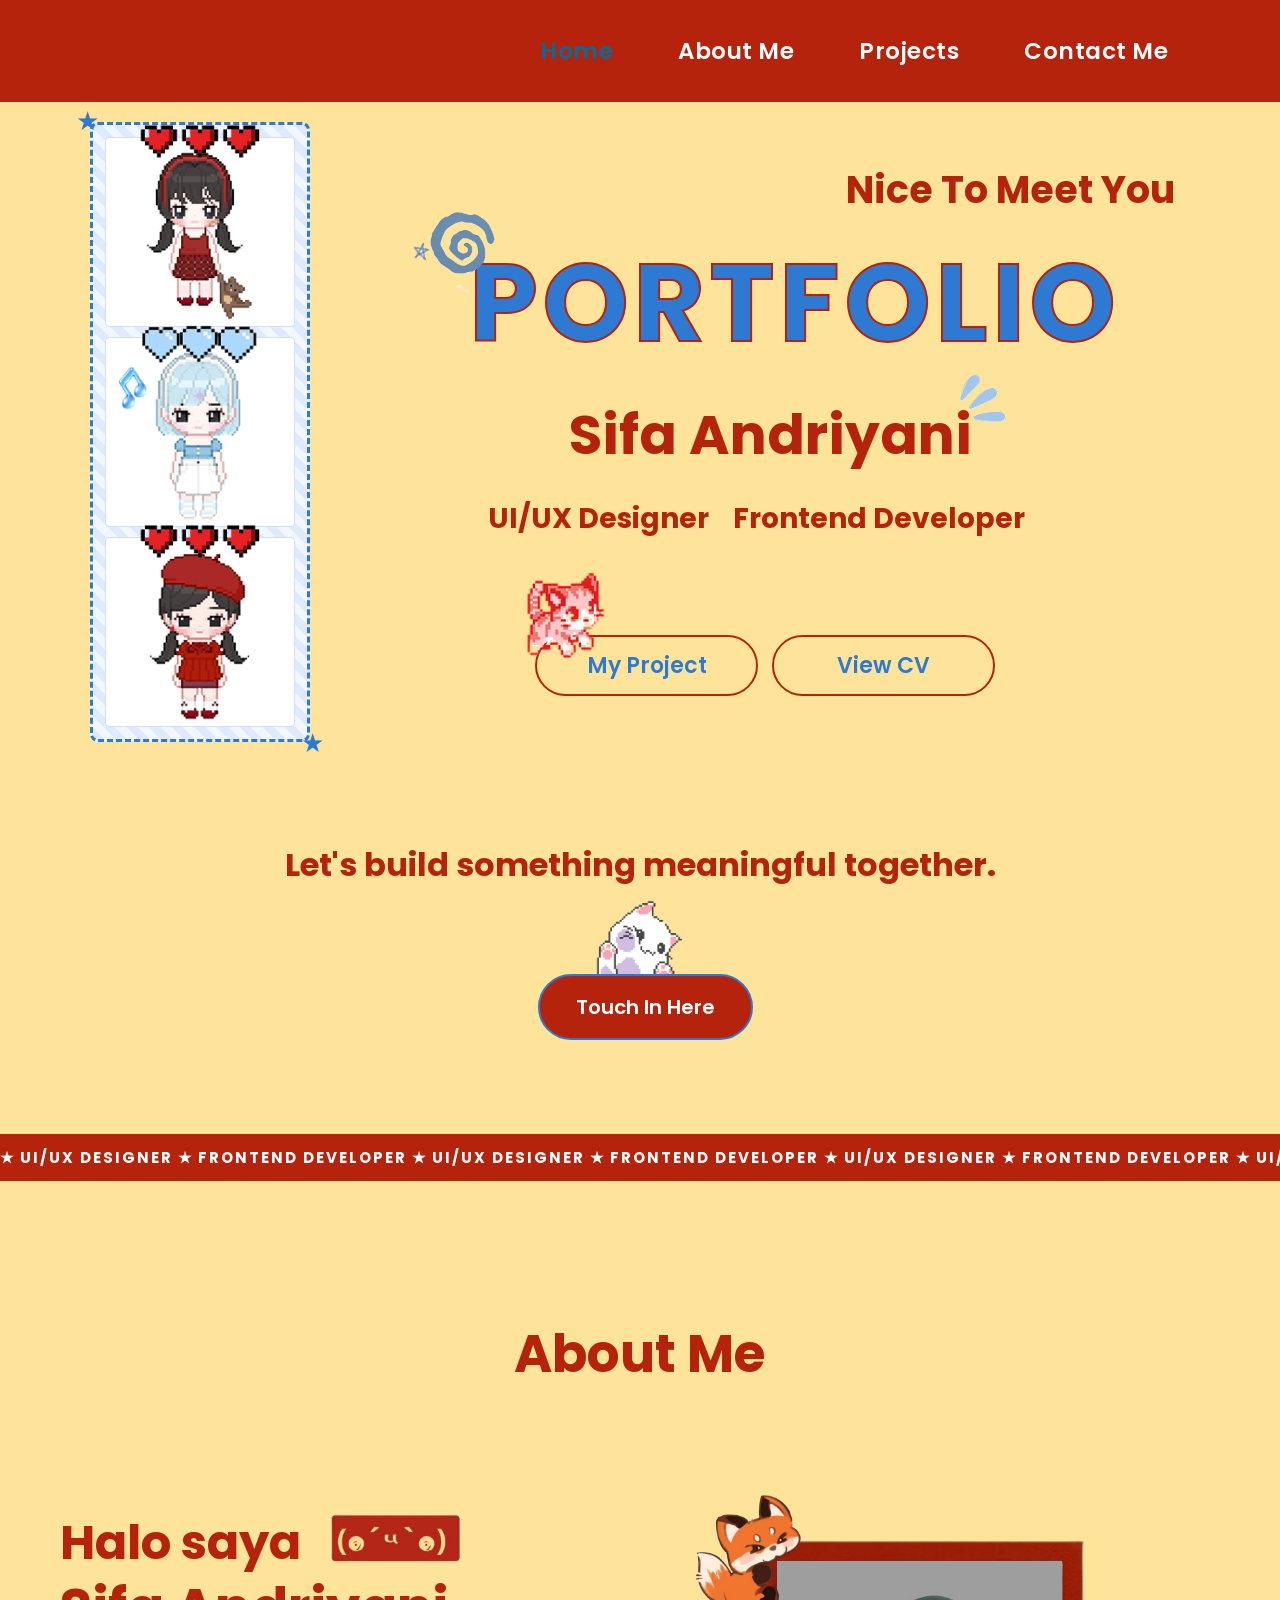
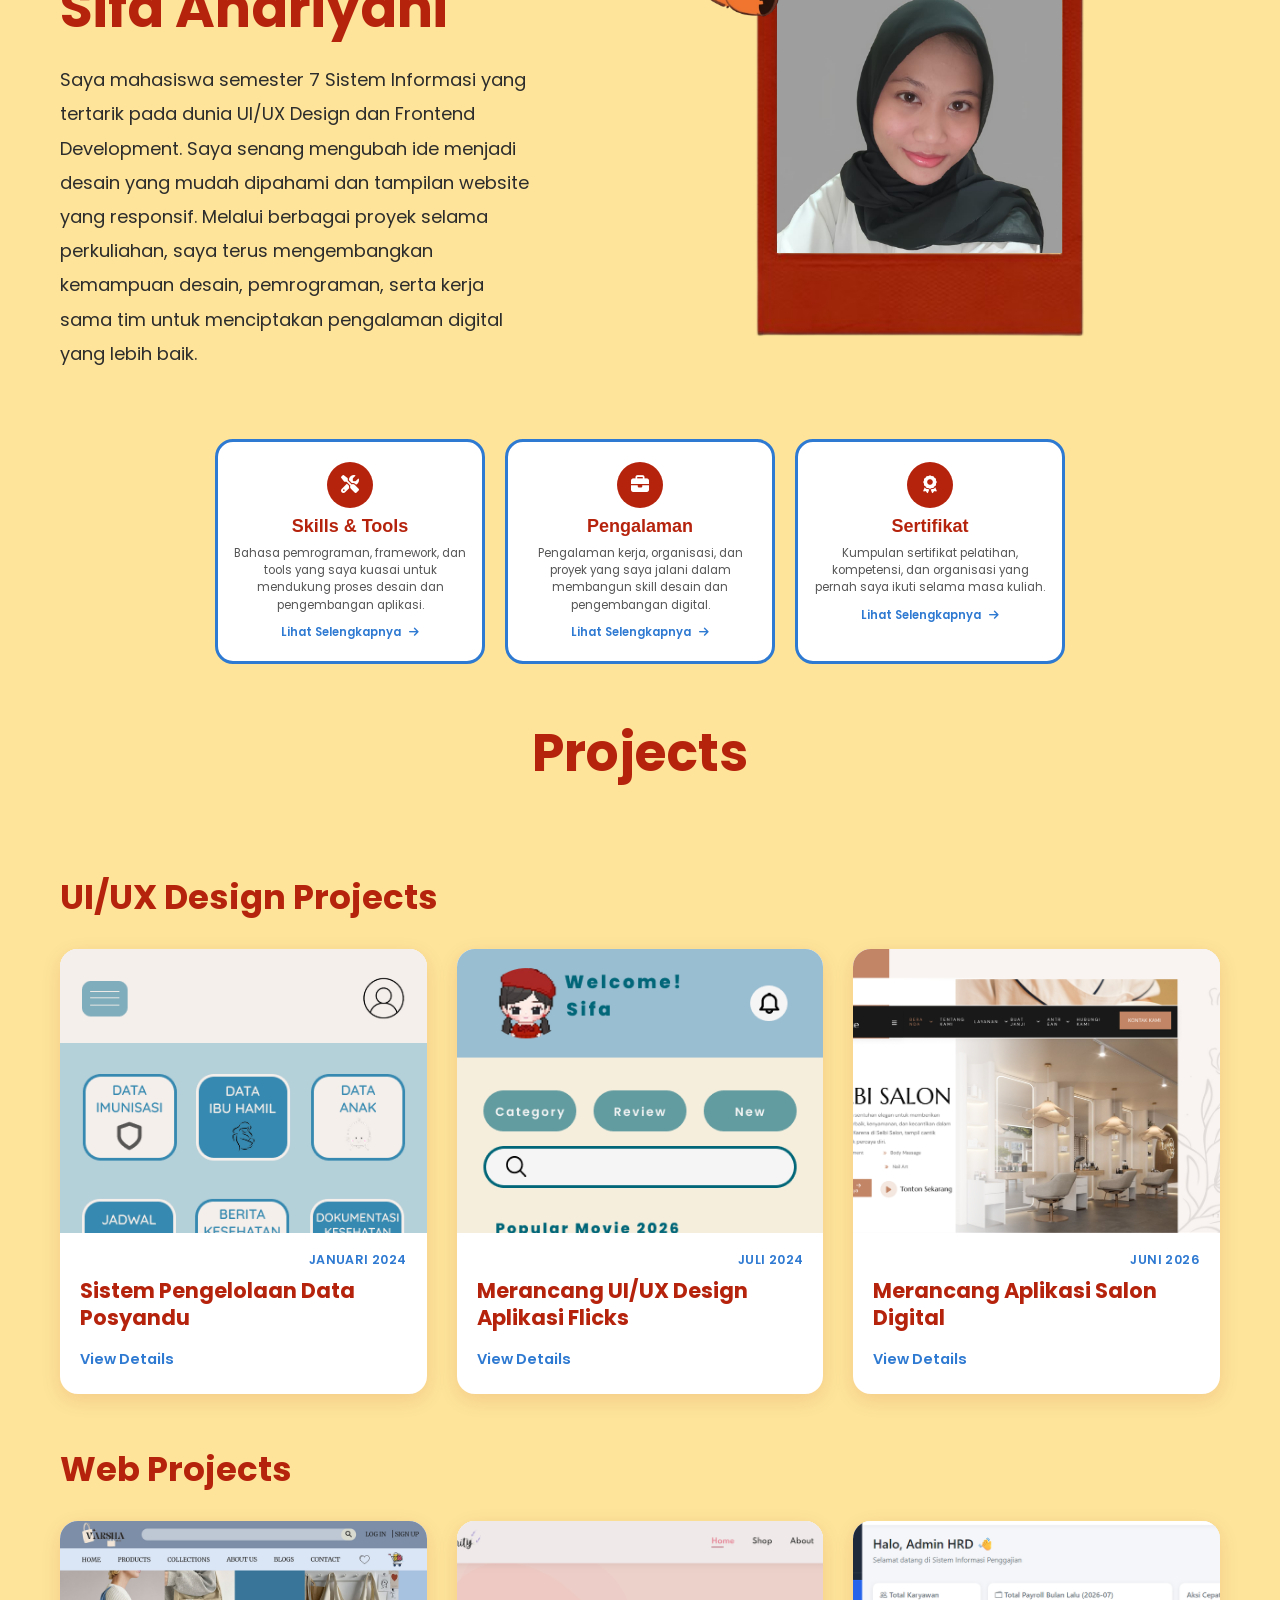
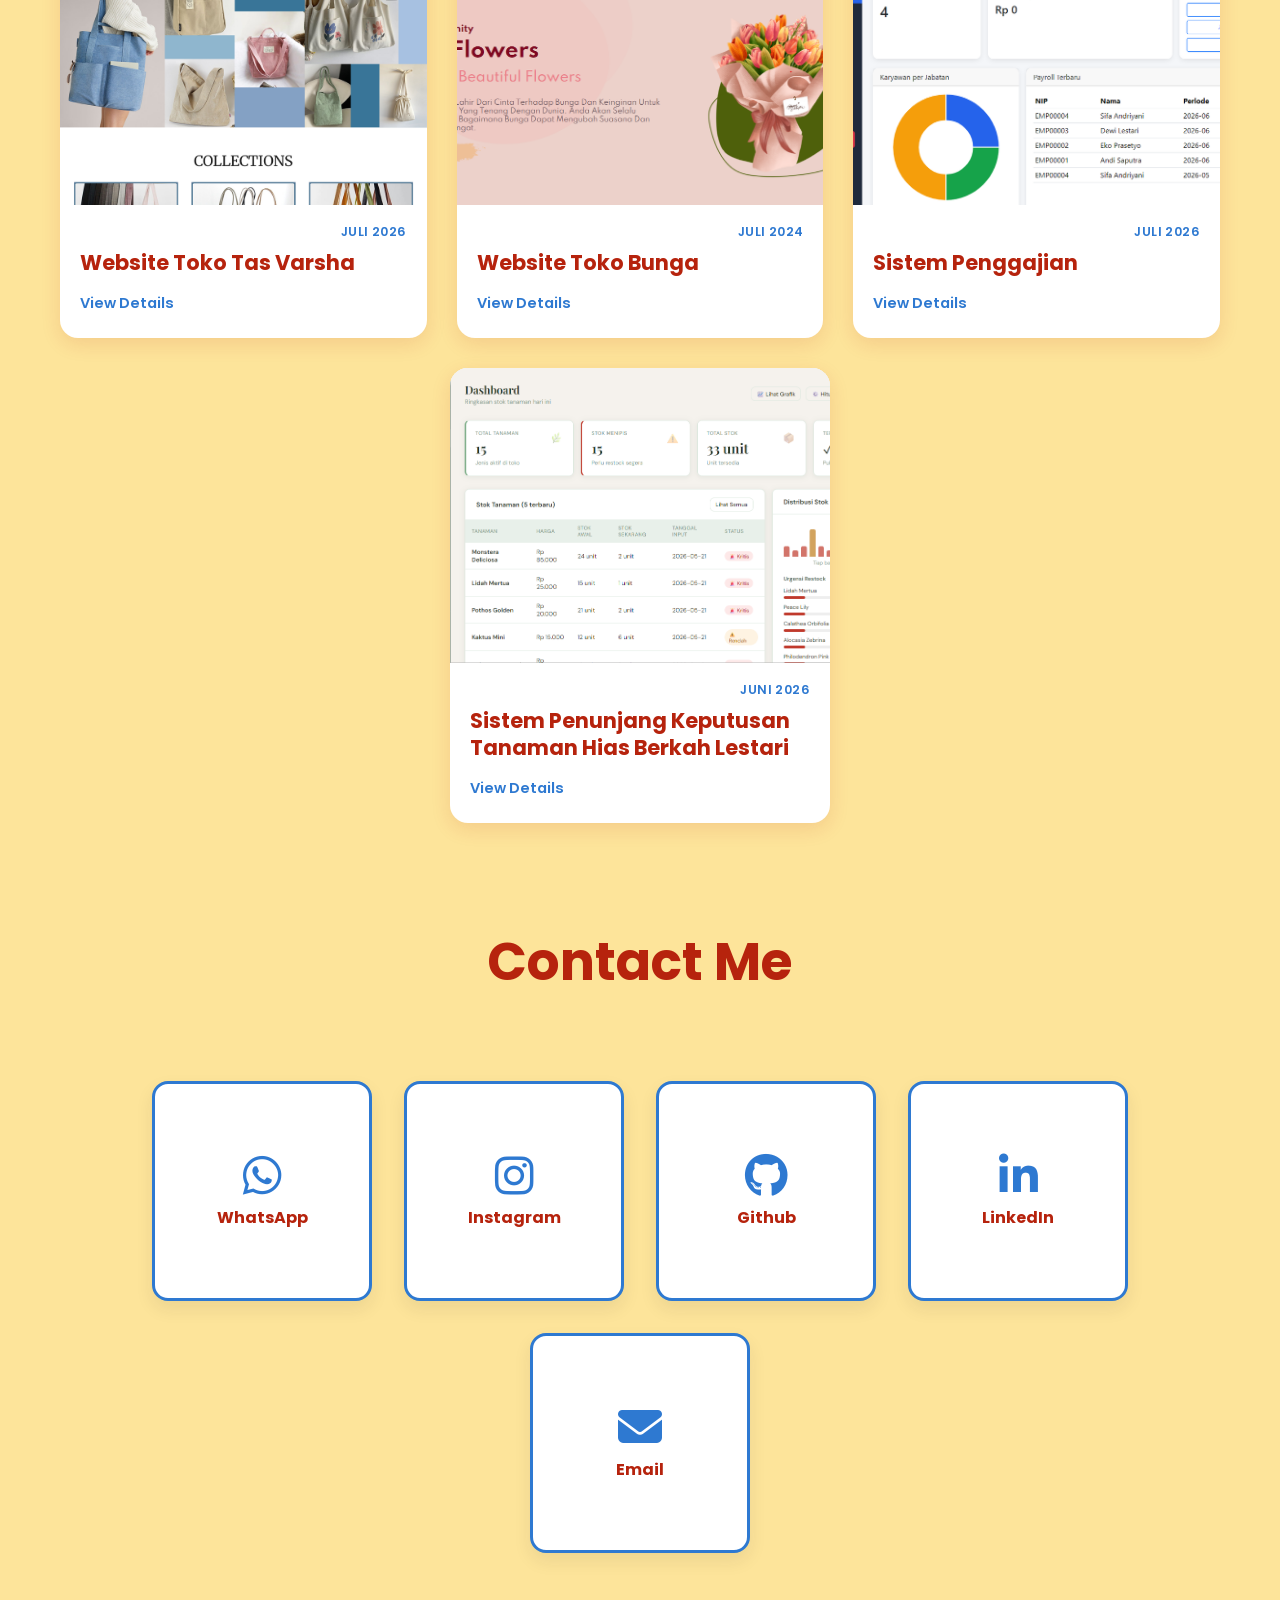
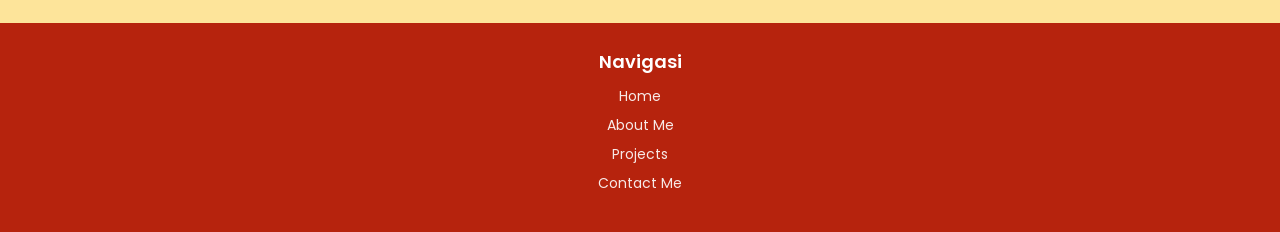
<file: index.html>
<!DOCTYPE html>
<html lang="id">
<head>
    <meta charset="UTF-8">
    <meta name="viewport" content="width=device-width, initial-scale=1.0">
    <title>Portfolio - Sifa Andriyani</title>
    <link rel="stylesheet" href="https://cdnjs.cloudflare.com/ajax/libs/font-awesome/6.7.2/css/all.min.css">
    <link rel="stylesheet" href="css/style.css">
</head>
<body>

    <nav class="navbar">
        <button class="nav-toggle" type="button" aria-label="Buka menu navigasi" onclick="this.closest('.navbar').classList.toggle('nav-open')">
            <i class="fa-solid fa-bars"></i>
        </button>
        <div class="menu">
            <a href="#home" class="active">Home</a>
            <a href="#about">About Me</a>
            <a href="#projects">Projects</a>
            <a href="#contact">Contact Me</a>
        </div>
    </nav>

<section class="hero" id="home">

    <div class="photo-strip-wrap">

        <span class="star star-top">★</span>

        <div class="photo-strip">
            <div class="photo-slot">
                <img src="images/hati-merah.png" alt="" class="hearts">
                <img src="images/cewe-boneka.png" alt="Ilustrasi karakter 1" class="character">
            </div>
            <div class="photo-slot">
                <img src="images/hati-biru.png" alt="" class="hearts">
                <img src="images/cewe-biru.png" alt="Ilustrasi karakter 2" class="character">
            </div>
            <div class="photo-slot">
                <img src="images/hati-merah.png" alt="" class="hearts">
                <img src="images/cewe-topi.png" alt="Ilustrasi karakter 3" class="character">
            </div>
        </div>

        <img src="images/note-lagu.png" alt="" class="deco note-lagu">
        <span class="star star-bottom">★</span>

    </div>

    <div class="hero-content">
        <p class="hero-greeting">Nice To Meet You</p>

        <h1 class="hero-title">
            <img src="images/spiral.png" alt="" class="deco spiral">
            Portfolio
        </h1>

        <h2 class="hero-name">
            Sifa Andriyani
            <img src="images/petik-3.png" alt="" class="deco petik">
        </h2>

        <p class="hero-role">UI/UX Designer &nbsp;&nbsp; Frontend Developer</p>

        <div class="hero-buttons">
            <img src="images/kucing-merah.png" alt="" class="deco kucing">
            <a href="#projects" class="btn btn-outline">My Project</a>
            <a href="cv/cv.pdf" class="btn btn-outline" target="_blank">View CV</a>
        </div>
    </div>

</section>

<section class="cta">

    <p class="cta-text">Let's build something meaningful together.</p>

    <div class="cta-inner">
        <img src="images/kucing-putih.png" alt="Kucing putih" class="cta-cat">
        <a href="#contact" class="btn btn-solid">Touch In Here</a>
    </div>

</section>

<div class="marquee">
    <div class="marquee-track">
        <span>★ UI/UX DESIGNER ★ FRONTEND DEVELOPER ★ UI/UX DESIGNER ★ FRONTEND DEVELOPER ★ UI/UX DESIGNER ★ FRONTEND DEVELOPER ★ UI/UX DESIGNER ★ FRONTEND DEVELOPER ★</span>
        <span aria-hidden="true">★ UI/UX DESIGNER ★ FRONTEND DEVELOPER ★ UI/UX DESIGNER ★ FRONTEND DEVELOPER ★ UI/UX DESIGNER ★ FRONTEND DEVELOPER ★ UI/UX DESIGNER ★ FRONTEND DEVELOPER ★</span>
    </div>
</div>

<section class="about" id="about">

    <h2 class="section-title">About Me</h2>

    <div class="about-wrap">
        <div class="about-text">
            <div class="about-name">
                <div class="about-hello">
                    <span>Halo saya</span>
                    <img src="images/emot.png" alt="" class="about-emot">
                </div>
                <h3>Sifa Andriyani</h3>
            </div>
            <p>
                Saya mahasiswa semester 7 Sistem Informasi yang tertarik pada dunia UI/UX Design dan
                Frontend Development. Saya senang mengubah ide menjadi desain yang mudah dipahami dan tampilan
                website yang responsif. Melalui berbagai proyek selama perkuliahan, saya terus mengembangkan
                kemampuan desain, pemrograman, serta kerja sama tim untuk menciptakan pengalaman digital yang
                lebih baik.
            </p>
        </div>

        <div class="about-photo">
            <img src="images/profil.jpeg" alt="Foto Sifa Andriyani" class="photo-pic">
            <img src="images/polaroid-merah.png" alt="" class="photo-frame">
            <img src="images/rubah-gigit.png" alt="" class="photo-fox">
        </div>
    </div>

    <div class="section-nav-grid">
        <a href="skills-tools.html" class="section-nav-card">
            <span class="section-nav-icon"><i class="fa-solid fa-screwdriver-wrench"></i></span>
            <h3>Skills &amp; Tools</h3>
            <p>Bahasa pemrograman, framework, dan tools yang saya kuasai untuk mendukung proses desain dan pengembangan aplikasi.</p>
            <span class="section-nav-more">Lihat Selengkapnya <i class="fa-solid fa-arrow-right"></i></span>
        </a>
        <a href="experience.html" class="section-nav-card">
            <span class="section-nav-icon"><i class="fa-solid fa-briefcase"></i></span>
            <h3>Pengalaman</h3>
            <p>Pengalaman kerja, organisasi, dan proyek yang saya jalani dalam membangun skill desain dan pengembangan digital.</p>
            <span class="section-nav-more">Lihat Selengkapnya <i class="fa-solid fa-arrow-right"></i></span>
        </a>
        <a href="sertifikat.html" class="section-nav-card">
            <span class="section-nav-icon"><i class="fa-solid fa-award"></i></span>
            <h3>Sertifikat</h3>
            <p>Kumpulan sertifikat pelatihan, kompetensi, dan organisasi yang pernah saya ikuti selama masa kuliah.</p>
            <span class="section-nav-more">Lihat Selengkapnya <i class="fa-solid fa-arrow-right"></i></span>
        </a>
    </div>

</section>

<section class="projects" id="projects">

    <h2 class="section-title">Projects</h2>

    <h3 class="subsection-title subsection-title-left">UI/UX Design Projects</h3>

    <div class="project-grid">
        <div class="project-card">
            <div class="project-thumb thumb-img">
                <img src="images/projects/posyandu.png" alt="Sistem Pengelolaan Data Posyandu">
            </div>
            <div class="project-body">
                <span class="project-period">Januari 2024</span>
                <h4>Sistem Pengelolaan Data Posyandu</h4>
                <a href="projects/posyandu.html" class="view-details">View Details</a>
            </div>
        </div>
        <div class="project-card">
            <div class="project-thumb thumb-img">
                <img src="images/projects/flicks.png" alt="Merancang UI/UX Design Aplikasi Flicks">
            </div>
            <div class="project-body">
                <span class="project-period">Juli 2024</span>
                <h4>Merancang UI/UX Design Aplikasi Flicks</h4>
                <a href="projects/flicks.html" class="view-details">View Details</a>
            </div>
        </div>
        <div class="project-card">
            <div class="project-thumb thumb-img">
                <img src="images/projects/selbi-salon.png" alt="Merancang Aplikasi Salon Digital">
            </div>
            <div class="project-body">
                <span class="project-period">Juni 2026</span>
                <h4>Merancang Aplikasi Salon Digital</h4>
                <a href="projects/selbi-salon.html" class="view-details">View Details</a>
            </div>
        </div>
    </div>

    <h3 class="subsection-title subsection-title-left">Web Projects</h3>

    <div class="project-grid">
        <div class="project-card">
            <div class="project-thumb thumb-img">
                <img src="images/projects/varsha.png" alt="Website Toko Tas Varsha">
            </div>
            <div class="project-body">
                <span class="project-period">Juli 2026</span>
                <h4>Website Toko Tas Varsha</h4>
                <a href="projects/varsha.html" class="view-details">View Details</a>
            </div>
        </div>
        <div class="project-card">
            <div class="project-thumb thumb-img">
                <img src="images/projects/toko-bunga.png" alt="Website Toko Bunga">
            </div>
            <div class="project-body">
                <span class="project-period">Juli 2024</span>
                <h4>Website Toko Bunga</h4>
                <a href="projects/toko-bunga.html" class="view-details">View Details</a>
            </div>
        </div>
        <div class="project-card">
            <div class="project-thumb thumb-img">
                <img src="images/projects/sistem-penggajian.png" alt="Sistem Penggajian">
            </div>
            <div class="project-body">
                <span class="project-period">Juli 2026</span>
                <h4>Sistem Penggajian</h4>
                <a href="projects/sistem-penggajian.html" class="view-details">View Details</a>
            </div>
        </div>
        <div class="project-card">
            <div class="project-thumb thumb-img">
                <img src="images/projects/berkah-lestari.png" alt="SPK Tanaman Hias Berkah Lestari">
            </div>
            <div class="project-body">
                <span class="project-period">Juni 2026</span>
                <h4>Sistem Penunjang Keputusan Tanaman Hias Berkah Lestari</h4>
                <a href="projects/berkah-lestari.html" class="view-details">View Details</a>
            </div>
        </div>
    </div>

</section>

<section class="contact" id="contact">

    <h2 class="section-title">Contact Me</h2>

    <div class="contact-grid">
        <a href="https://wa.me/6285782289490" target="_blank" class="contact-card">
            <i class="fa-brands fa-whatsapp"></i>
            <span>WhatsApp</span>
        </a>
        <a href="https://instagram.com/sifandrr" target="_blank" class="contact-card">
            <i class="fa-brands fa-instagram"></i>
            <span>Instagram</span>
        </a>
        <a href="https://github.com/sifandriyani" target="_blank" class="contact-card">
            <i class="fa-brands fa-github"></i>
            <span>Github</span>
        </a>
        <a href="https://linkedin.com/in/sifa-andriyani-039961422" target="_blank" class="contact-card">
            <i class="fa-brands fa-linkedin-in"></i>
            <span>LinkedIn</span>
        </a>
        <a href="https://mail.google.com/mail/?view=cm&fs=1&to=sifaandriyani14@gmail.com" target="_blank" class="contact-card">
            <i class="fa-solid fa-envelope"></i>
            <span>Email</span>
        </a>
    </div>

</section>

    <footer class="site-footer">
        <div class="footer-container footer-solo">

            <div class="footer-left">
                <h2>Navigasi</h2>
                <a href="#home">Home</a>
                <a href="#about">About Me</a>
                <a href="#projects">Projects</a>
                <a href="#contact">Contact Me</a>
            </div>

        </div>
    </footer>

</body>
</html>
</file>
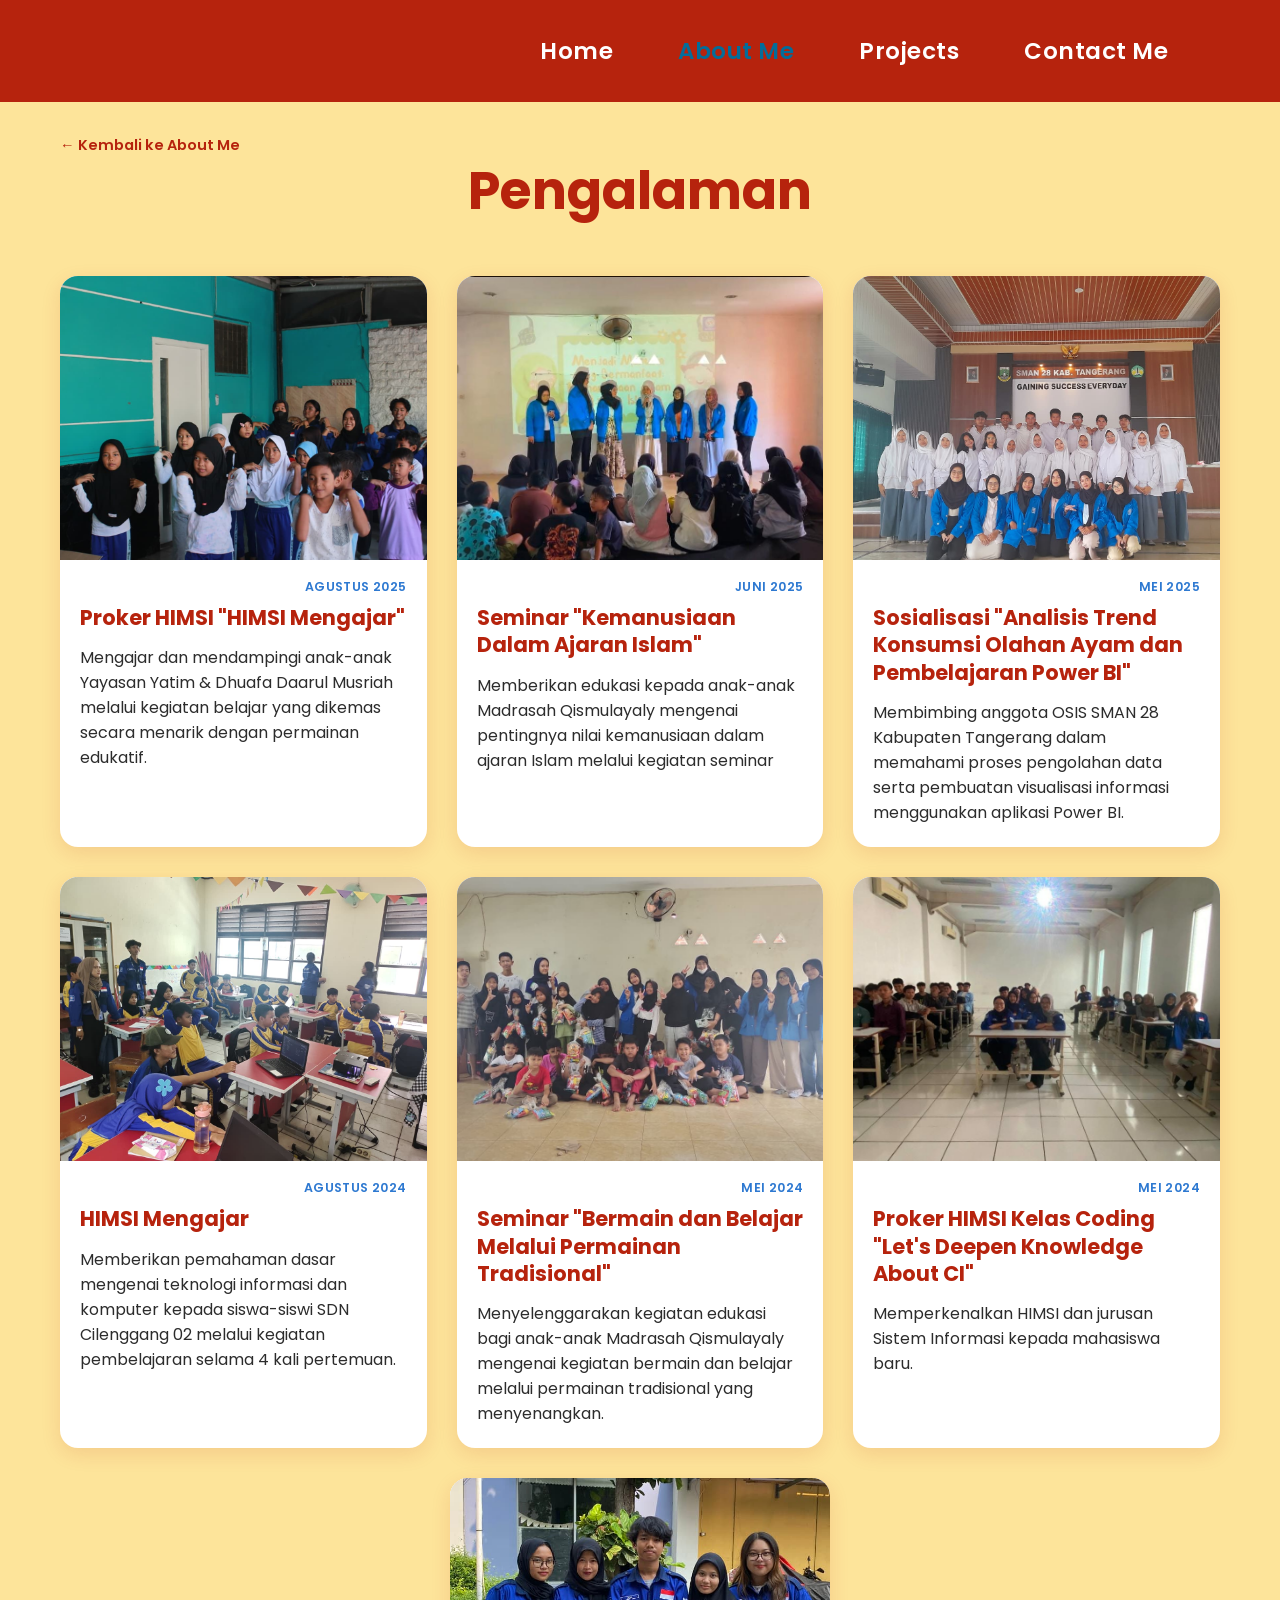
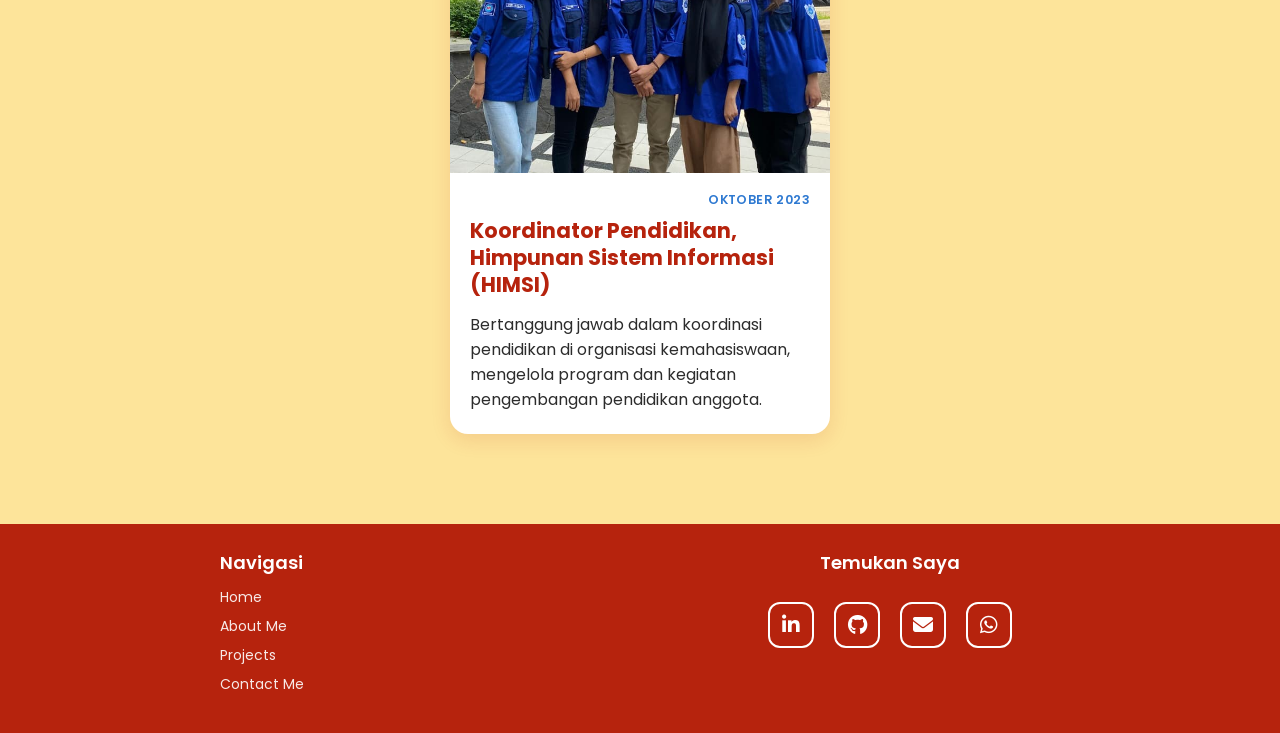
<file: experience.html>
<!DOCTYPE html>
<html lang="id">
<head>
    <meta charset="UTF-8">
    <meta name="viewport" content="width=device-width, initial-scale=1.0">
    <title>Pengalaman - Sifa Andriyani</title>
    <link rel="stylesheet" href="https://cdnjs.cloudflare.com/ajax/libs/font-awesome/6.7.2/css/all.min.css">
    <link rel="stylesheet" href="css/style.css">
</head>
<body>

    <nav class="navbar">
        <button class="nav-toggle" type="button" aria-label="Buka menu navigasi" onclick="this.closest('.navbar').classList.toggle('nav-open')">
            <i class="fa-solid fa-bars"></i>
        </button>
        <div class="menu">
            <a href="index.html#home">Home</a>
            <a href="index.html#about" class="active">About Me</a>
            <a href="index.html#projects">Projects</a>
            <a href="index.html#contact">Contact Me</a>
        </div>
    </nav>

<section class="projects">

    <a href="index.html#about" class="detail-back">&larr; Kembali ke About Me</a>

    <h2 class="section-title">Pengalaman</h2>

    <div class="project-grid">


        <div class="project-card">
            <div class="project-thumb thumb-img">
                <img src="images/experience/mengajar-yayasan.png" alt="HIMSI Mengajar di Yayasan Yatim & Dhuafa Daarul Musriah">
            </div>
            <div class="project-body">
                <span class="project-period">Agustus 2025</span>
                <h4>Proker HIMSI "HIMSI Mengajar"</h4>
                <p>Mengajar dan mendampingi anak-anak Yayasan Yatim & Dhuafa Daarul Musriah melalui kegiatan belajar yang dikemas secara menarik dengan permainan edukatif.</p>
            </div>
        </div>

        <div class="project-card">
            <div class="project-thumb thumb-img">
                <img src="images/experience/seminar-kemanusiaan.jpeg" alt="Seminar Kemanusiaan Dalam Ajaran Islam">
            </div>
            <div class="project-body">
                <span class="project-period">Juni 2025</span>
                <h4>Seminar "Kemanusiaan Dalam Ajaran Islam"</h4>
                <p>Memberikan edukasi kepada anak-anak Madrasah Qismulayaly mengenai pentingnya nilai kemanusiaan dalam ajaran Islam melalui kegiatan seminar</p>
            </div>
        </div>

        <div class="project-card">
            <div class="project-thumb thumb-img">
                <img src="images/experience/sosialisasi.png" alt="Sosialisasi Analisis Trend Konsumsi Olahan Ayam dan Pembelajaran Power BI">
            </div>
            <div class="project-body">
                <span class="project-period">Mei 2025</span>
                <h4>Sosialisasi "Analisis Trend Konsumsi Olahan Ayam dan Pembelajaran Power BI"</h4>
                <p>Membimbing anggota OSIS SMAN 28 Kabupaten Tangerang dalam memahami proses pengolahan data serta pembuatan visualisasi informasi menggunakan aplikasi Power BI.</p>
            </div>
        </div>

        <div class="project-card">
            <div class="project-thumb thumb-img">
                <img src="images/experience/mengajar-sd.png" alt="HIMSI Mengajar di SD Cilenggang 02">
            </div>
            <div class="project-body">
                <span class="project-period">Agustus 2024</span>
                <h4>HIMSI Mengajar</h4>
                <p>Memberikan pemahaman dasar mengenai teknologi informasi dan komputer kepada siswa-siswi SDN Cilenggang 02 melalui kegiatan pembelajaran selama 4 kali pertemuan.</p>
            </div>
        </div>

        <div class="project-card">
            <div class="project-thumb thumb-img">
                <img src="images/experience/seminar.jpeg" alt="Seminar Bermain dan Belajar Melalui Permainan Tradisional">
            </div>
            <div class="project-body">
                <span class="project-period">Mei 2024</span>
                <h4>Seminar "Bermain dan Belajar Melalui Permainan Tradisional"</h4>
                <p>Menyelenggarakan kegiatan edukasi bagi anak-anak Madrasah Qismulayaly mengenai kegiatan bermain dan belajar melalui permainan tradisional yang menyenangkan.</p>
            </div>
        </div>

        <div class="project-card">
            <div class="project-thumb thumb-img">
                <img src="images/experience/kelas-coding.png" alt="Proker HIMSI Kelas Coding">
            </div>
            <div class="project-body">
                <span class="project-period">Mei 2024</span>
                <h4>Proker HIMSI Kelas Coding "Let's Deepen Knowledge About CI"</h4>
                <p>Memperkenalkan HIMSI dan jurusan Sistem Informasi kepada mahasiswa baru.</p>
            </div>
        </div>

        <div class="project-card">
            <div class="project-thumb thumb-img">
                <img src="images/experience/himsi-koordinator-pendidikan.png" alt="Koordinator Pendidikan Himpunan Sistem Informasi">
            </div>
            <div class="project-body">
                <span class="project-period">Oktober 2023</span>
                <h4>Koordinator Pendidikan, Himpunan Sistem Informasi (HIMSI)</h4>
                <p>Bertanggung jawab dalam koordinasi pendidikan di organisasi kemahasiswaan, mengelola program dan kegiatan pengembangan pendidikan anggota.</p>
            </div>
        </div>

    </div>

</section>

    <footer class="site-footer">
        <div class="footer-container">

            <div class="footer-left">
                <h2>Navigasi</h2>
                <a href="index.html#home">Home</a>
                <a href="index.html#about">About Me</a>
                <a href="index.html#projects">Projects</a>
                <a href="index.html#contact">Contact Me</a>
            </div>

            <div class="footer-center">
                <h2>Temukan Saya</h2>
                <div class="social">
                    <a href="https://linkedin.com/in/sifa-andriyani-039961422" target="_blank">
                        <i class="fa-brands fa-linkedin-in"></i>
                    </a>
                    <a href="https://github.com/sifandriyani" target="_blank">
                        <i class="fa-brands fa-github"></i>
                    </a>
                    <a href="https://mail.google.com/mail/?view=cm&fs=1&to=sifaandriyani14@gmail.com" target="_blank">
                        <i class="fa-solid fa-envelope"></i>
                    </a>
                    <a href="https://wa.me/6285782289490" target="_blank">
                        <i class="fa-brands fa-whatsapp"></i>
                    </a>
                </div>
            </div>

        </div>
    </footer>

</body>
</html>
</file>
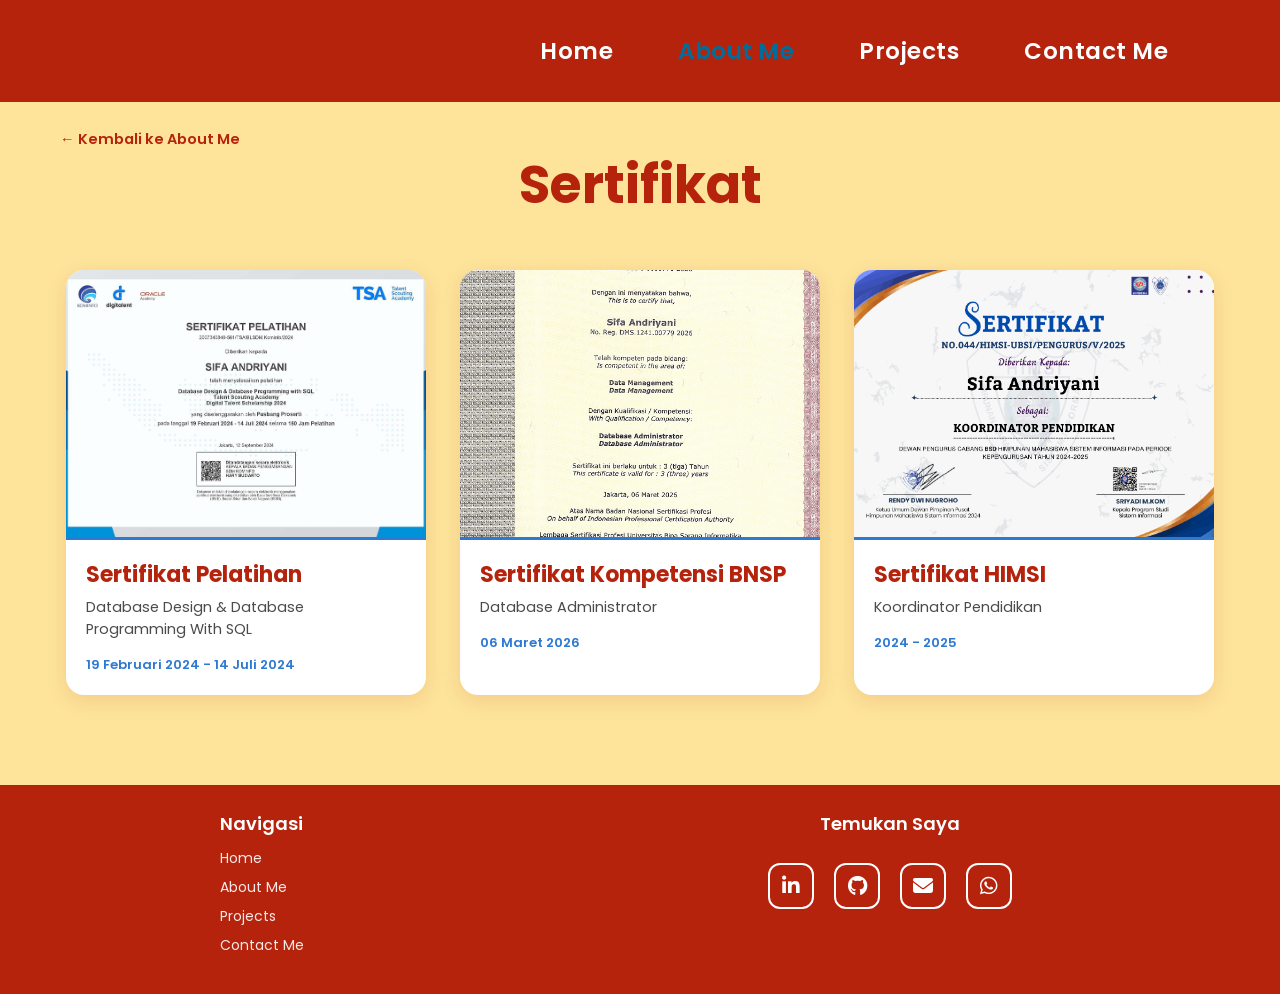
<file: sertifikat.html>
<!DOCTYPE html>
<html lang="id">
<head>
    <meta charset="UTF-8">
    <meta name="viewport" content="width=device-width, initial-scale=1.0">
    <title>Sertifikat - Sifa Andriyani</title>
    <link rel="stylesheet" href="https://cdnjs.cloudflare.com/ajax/libs/font-awesome/6.7.2/css/all.min.css">
    <link rel="stylesheet" href="css/style.css">
</head>
<body>

    <nav class="navbar">
        <button class="nav-toggle" type="button" aria-label="Buka menu navigasi" onclick="this.closest('.navbar').classList.toggle('nav-open')">
            <i class="fa-solid fa-bars"></i>
        </button>
        <div class="menu">
            <a href="index.html#home">Home</a>
            <a href="index.html#about" class="active">About Me</a>
            <a href="index.html#projects">Projects</a>
            <a href="index.html#contact">Contact Me</a>
        </div>
    </nav>

<section class="certificates">

    <a href="index.html#about" class="detail-back">&larr; Kembali ke About Me</a>

    <h2 class="section-title">Sertifikat</h2>

    <div class="cert-grid">

        <div class="cert-card">
            <img src="images/sertifikat/sertifikat-pelatihan.png" alt="Sertifikat Pelatihan Database Design & Database Programming with SQL">
            <h4>Sertifikat Pelatihan</h4>
            <p>Database Design &amp; Database Programming With SQL</p>
            <span class="cert-date">19 Februari 2024 - 14 Juli 2024</span>
        </div>

        <div class="cert-card">
            <img src="images/sertifikat/sertifikat-kompetensi.png" alt="Sertifikat Kompetensi BNSP Database Administrator">
            <h4>Sertifikat Kompetensi BNSP</h4>
            <p>Database Administrator</p>
            <span class="cert-date">06 Maret 2026</span>
        </div>

        <div class="cert-card">
            <img src="images/sertifikat/sertifikat-himsi.png" alt="Sertifikat HIMSI Koordinator Pendidikan">
            <h4>Sertifikat HIMSI</h4>
            <p>Koordinator Pendidikan</p>
            <span class="cert-date">2024 - 2025</span>
        </div>

    </div>

</section>

    <footer class="site-footer">
        <div class="footer-container">

            <div class="footer-left">
                <h2>Navigasi</h2>
                <a href="index.html#home">Home</a>
                <a href="index.html#about">About Me</a>
                <a href="index.html#projects">Projects</a>
                <a href="index.html#contact">Contact Me</a>
            </div>

            <div class="footer-center">
                <h2>Temukan Saya</h2>
                <div class="social">
                    <a href="https://linkedin.com/in/sifa-andriyani-039961422" target="_blank">
                        <i class="fa-brands fa-linkedin-in"></i>
                    </a>
                    <a href="https://github.com/sifandriyani" target="_blank">
                        <i class="fa-brands fa-github"></i>
                    </a>
                    <a href="https://mail.google.com/mail/?view=cm&fs=1&to=sifaandriyani14@gmail.com" target="_blank">
                        <i class="fa-solid fa-envelope"></i>
                    </a>
                    <a href="https://wa.me/6285782289490" target="_blank">
                        <i class="fa-brands fa-whatsapp"></i>
                    </a>
                </div>
            </div>

        </div>
    </footer>

</body>
</html>
</file>
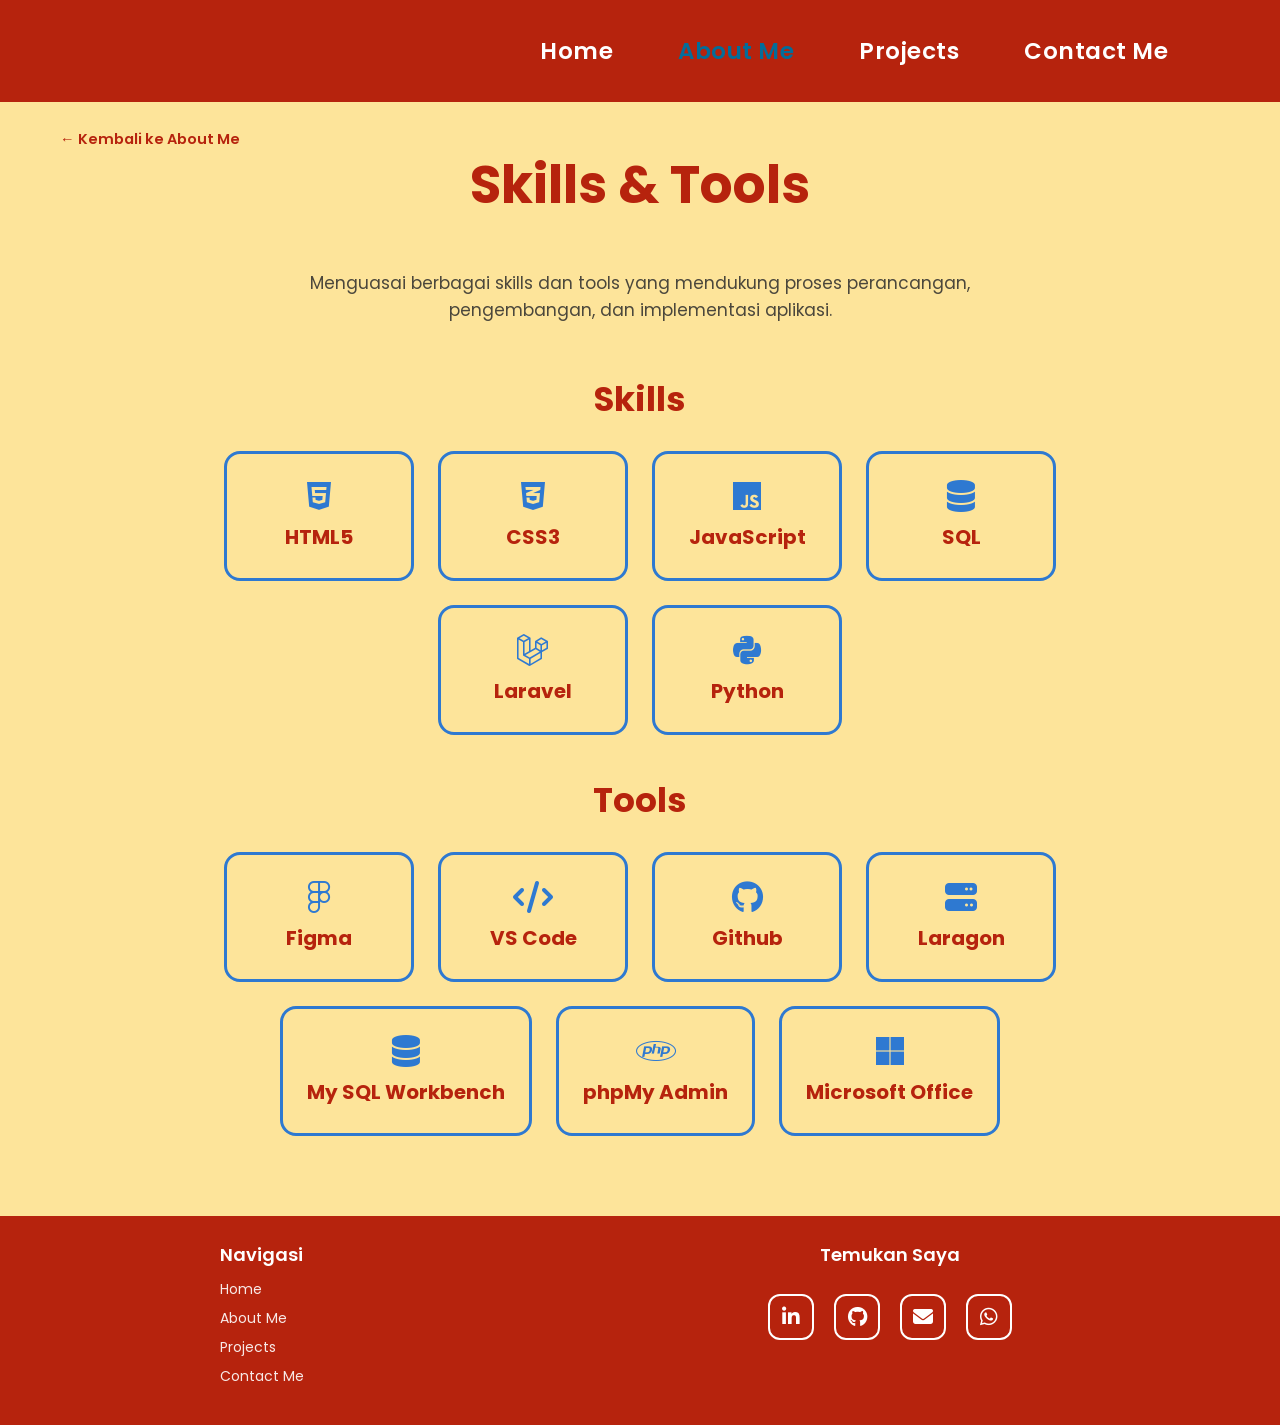
<file: skills-tools.html>
<!DOCTYPE html>
<html lang="id">
<head>
    <meta charset="UTF-8">
    <meta name="viewport" content="width=device-width, initial-scale=1.0">
    <title>Skills & Tools - Sifa Andriyani</title>
    <link rel="stylesheet" href="https://cdnjs.cloudflare.com/ajax/libs/font-awesome/6.7.2/css/all.min.css">
    <link rel="stylesheet" href="css/style.css">
</head>
<body>

    <nav class="navbar">
        <button class="nav-toggle" type="button" aria-label="Buka menu navigasi" onclick="this.closest('.navbar').classList.toggle('nav-open')">
            <i class="fa-solid fa-bars"></i>
        </button>
        <div class="menu">
            <a href="index.html#home">Home</a>
            <a href="index.html#about" class="active">About Me</a>
            <a href="index.html#projects">Projects</a>
            <a href="index.html#contact">Contact Me</a>
        </div>
    </nav>

<section class="skills-tools">

    <a href="index.html#about" class="detail-back">&larr; Kembali ke About Me</a>

    <h2 class="section-title">Skills &amp; Tools</h2>
    <p class="section-subtitle">
        Menguasai berbagai skills dan tools yang mendukung proses perancangan,
        pengembangan, dan implementasi aplikasi.
    </p>

    <h3 class="subsection-title">Skills</h3>

    <div class="badge-grid">
        <div class="badge-box"><i class="fa-brands fa-html5"></i><span>HTML5</span></div>
        <div class="badge-box"><i class="fa-brands fa-css3-alt"></i><span>CSS3</span></div>
        <div class="badge-box"><i class="fa-brands fa-js"></i><span>JavaScript</span></div>
        <div class="badge-box"><i class="fa-solid fa-database"></i><span>SQL</span></div>
        <div class="badge-box"><i class="fa-brands fa-laravel"></i><span>Laravel</span></div>
        <div class="badge-box"><i class="fa-brands fa-python"></i><span>Python</span></div>
    </div>

    <h3 class="subsection-title">Tools</h3>

    <div class="badge-grid">
        <div class="badge-box"><i class="fa-brands fa-figma"></i><span>Figma</span></div>
        <div class="badge-box"><i class="fa-solid fa-code"></i><span>VS Code</span></div>
        <div class="badge-box"><i class="fa-brands fa-github"></i><span>Github</span></div>
        <div class="badge-box"><i class="fa-solid fa-server"></i><span>Laragon</span></div>
        <div class="badge-box"><i class="fa-solid fa-database"></i><span>My SQL Workbench</span></div>
        <div class="badge-box"><i class="fa-brands fa-php"></i><span>phpMy Admin</span></div>
        <div class="badge-box"><i class="fa-brands fa-microsoft"></i><span>Microsoft Office</span></div>
    </div>

</section>

    <footer class="site-footer">
        <div class="footer-container">

            <div class="footer-left">
                <h2>Navigasi</h2>
                <a href="index.html#home">Home</a>
                <a href="index.html#about">About Me</a>
                <a href="index.html#projects">Projects</a>
                <a href="index.html#contact">Contact Me</a>
            </div>

            <div class="footer-center">
                <h2>Temukan Saya</h2>
                <div class="social">
                    <a href="https://linkedin.com/in/sifa-andriyani-039961422" target="_blank">
                        <i class="fa-brands fa-linkedin-in"></i>
                    </a>
                    <a href="https://github.com/sifandriyani" target="_blank">
                        <i class="fa-brands fa-github"></i>
                    </a>
                    <a href="https://mail.google.com/mail/?view=cm&fs=1&to=sifaandriyani14@gmail.com" target="_blank">
                        <i class="fa-solid fa-envelope"></i>
                    </a>
                    <a href="https://wa.me/6285782289490" target="_blank">
                        <i class="fa-brands fa-whatsapp"></i>
                    </a>
                </div>
            </div>

        </div>
    </footer>

</body>
</html>
</file>
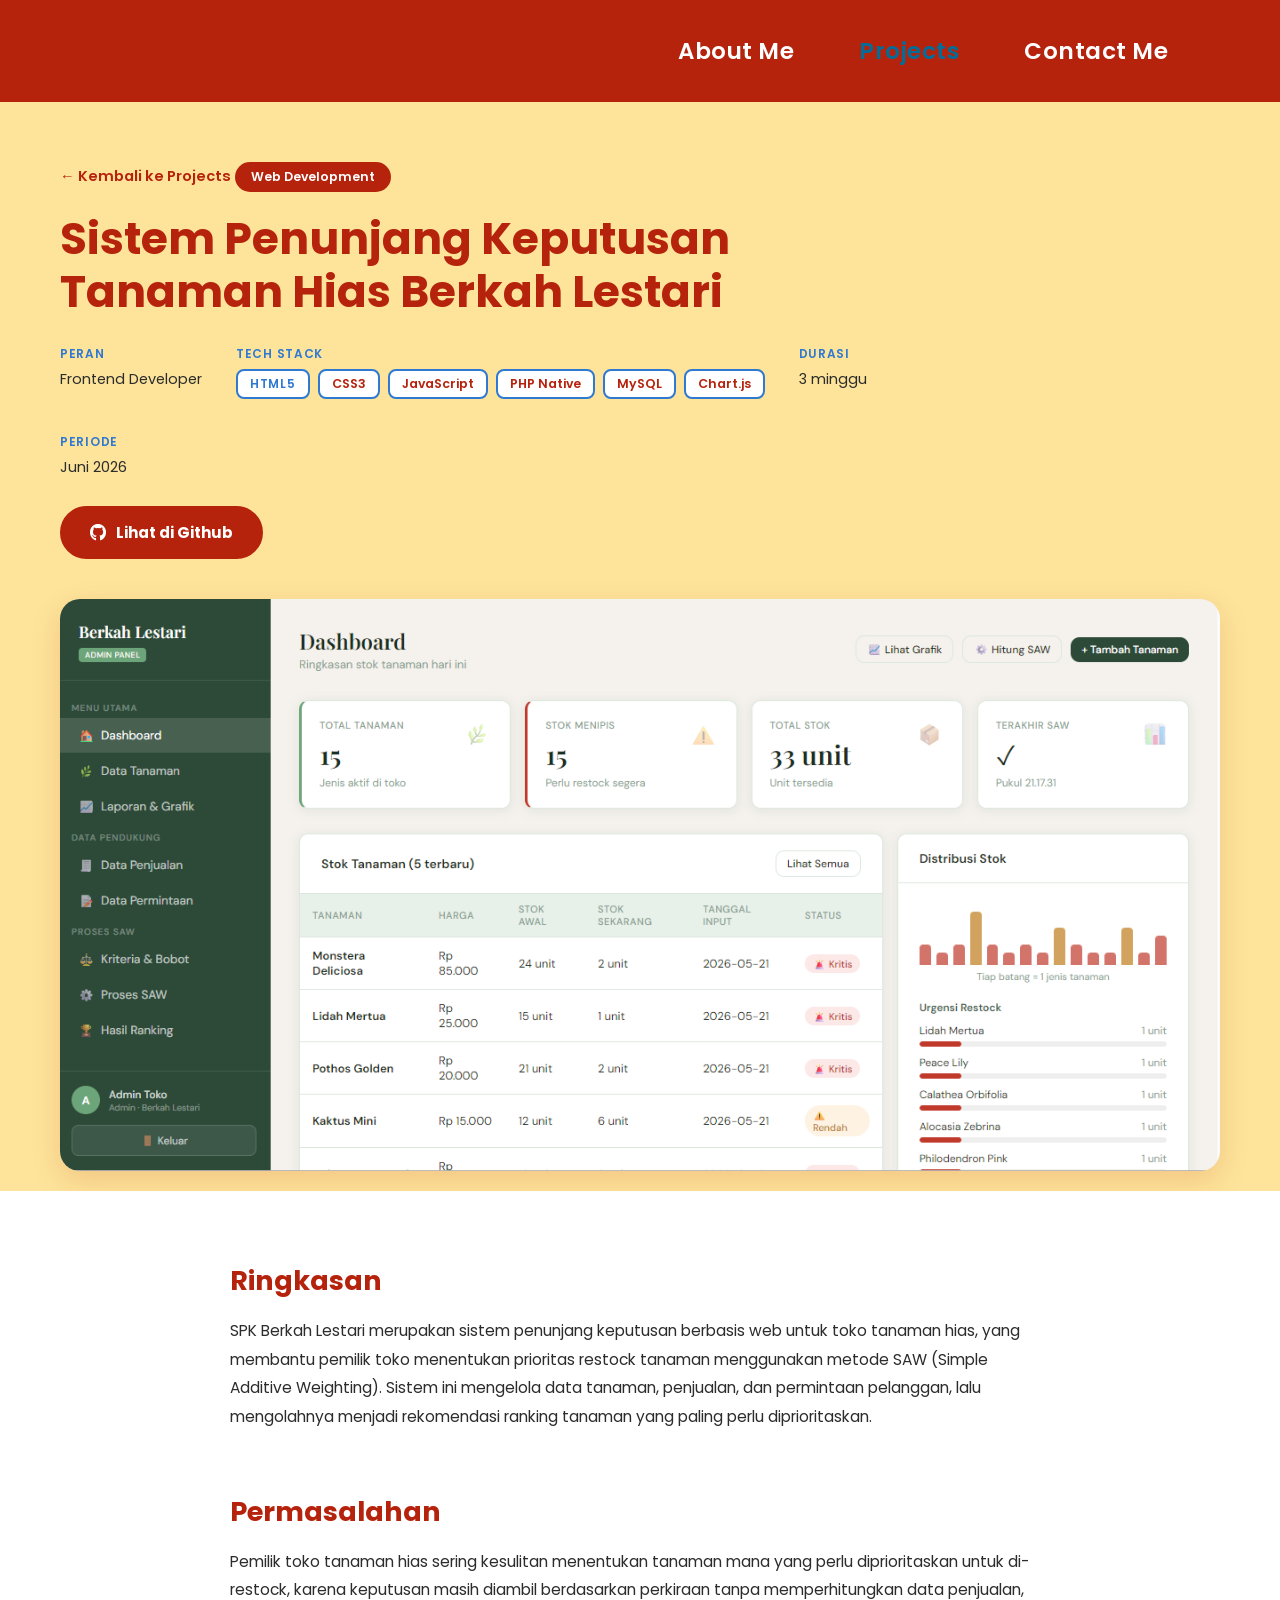
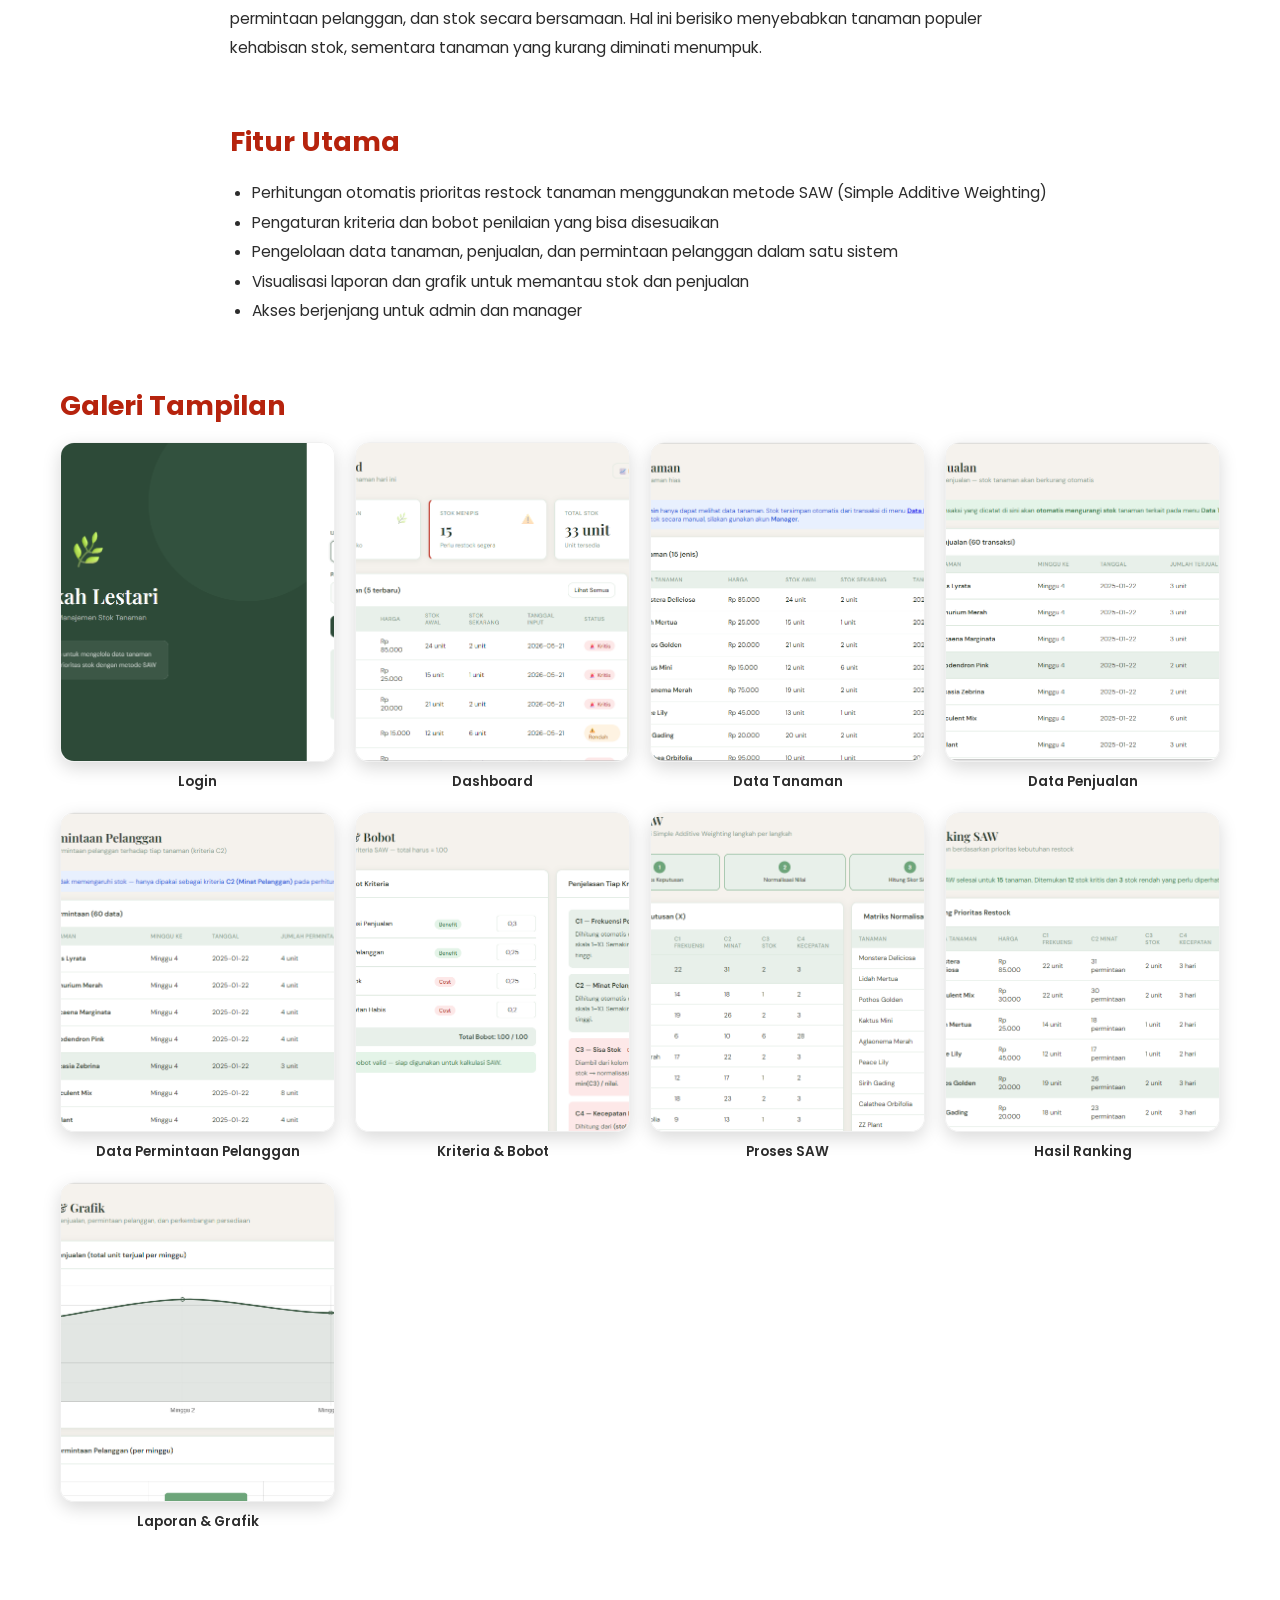
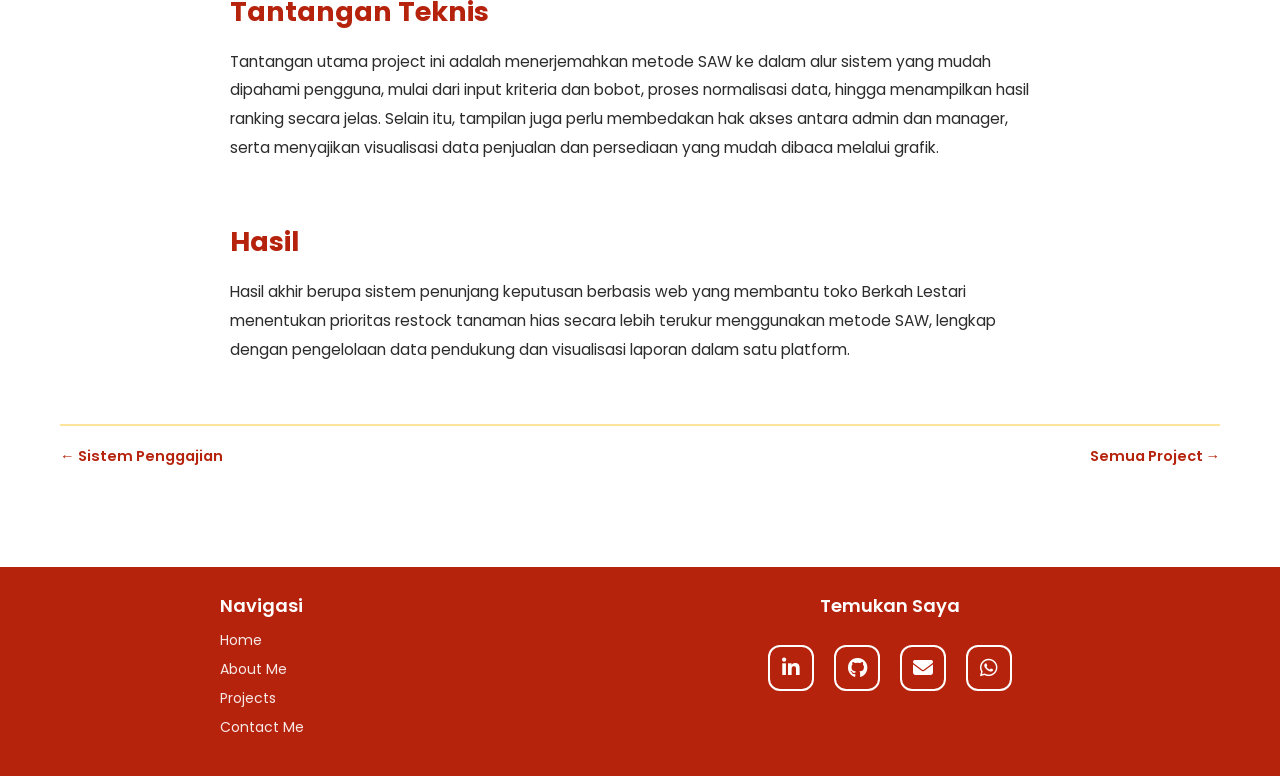
<file: projects/berkah-lestari.html>
<!DOCTYPE html>
<html lang="id">
<head>
    <meta charset="UTF-8">
    <meta name="viewport" content="width=device-width, initial-scale=1.0">
    <title>SPK Tanaman Hias Berkah Lestari - Sifa Andriyani</title>
    <link rel="stylesheet" href="https://cdnjs.cloudflare.com/ajax/libs/font-awesome/6.7.2/css/all.min.css">
    <link rel="stylesheet" href="../css/style.css">
</head>
<body>

    <nav class="navbar">
        <button class="nav-toggle" type="button" aria-label="Buka menu navigasi" onclick="this.closest('.navbar').classList.toggle('nav-open')">
            <i class="fa-solid fa-bars"></i>
        </button>
        <div class="menu">
            <a href="../index.html#about">About Me</a>
            <a href="../index.html#projects" class="active">Projects</a>
            <a href="../index.html#contact">Contact Me</a>
        </div>
    </nav>

<section class="detail-hero">

    <a href="../index.html#projects" class="detail-back">&larr; Kembali ke Projects</a>

    <span class="detail-category">Web Development</span>

    <h1 class="detail-title">Sistem Penunjang Keputusan Tanaman Hias Berkah Lestari</h1>

    <div class="detail-meta">
        <div class="detail-meta-item">
            <span>Peran</span>
            <p>Frontend Developer</p>
        </div>
        <div class="detail-meta-item">
            <span>Tech Stack</span>
            <div class="tag-list">
                <span class="tag">HTML5</span>
                <span class="tag">CSS3</span>
                <span class="tag">JavaScript</span>
                <span class="tag">PHP Native</span>
                <span class="tag">MySQL</span>
                <span class="tag">Chart.js</span>
            </div>
        </div>
        <div class="detail-meta-item">
            <span>Durasi</span>
            <p>3 minggu</p>
        </div>
        <div class="detail-meta-item">
            <span>Periode</span>
            <p>Juni 2026</p>
        </div>
    </div>

    <div class="detail-links">
        <!-- TODO: ganti dengan link repository Github asli kamu -->
        <a href="https://github.com/sifandriyani/SPK-Berkah-Lestari" target="_blank" class="detail-link-btn detail-link-solid">
            <i class="fa-brands fa-github"></i> Lihat di Github
        </a>
    </div>

    <div class="detail-cover">
        <img src="../images/projects/berkah-lestari.png" alt="Tampilan Dashboard SPK Tanaman Hias Berkah Lestari">
    </div>

</section>

<section class="detail-body">

    <div class="detail-content">
        <h3>Ringkasan</h3>
        <p>
            SPK Berkah Lestari merupakan sistem penunjang keputusan berbasis web untuk toko tanaman hias, 
            yang membantu pemilik toko menentukan prioritas restock tanaman menggunakan metode SAW 
            (Simple Additive Weighting). Sistem ini mengelola data tanaman, penjualan, dan permintaan 
            pelanggan, lalu mengolahnya menjadi rekomendasi ranking tanaman yang paling perlu diprioritaskan.
        </p>
    </div>

    <div class="detail-content">
        <h3>Permasalahan</h3>
        <p>
            Pemilik toko tanaman hias sering kesulitan menentukan tanaman mana yang perlu diprioritaskan 
            untuk di-restock, karena keputusan masih diambil berdasarkan perkiraan tanpa memperhitungkan 
            data penjualan, permintaan pelanggan, dan stok secara bersamaan. Hal ini berisiko menyebabkan 
            tanaman populer kehabisan stok, sementara tanaman yang kurang diminati menumpuk.
        </p>
    </div>

    <div class="detail-content">
        <h3>Fitur Utama</h3>
        <ul>
            <li>Perhitungan otomatis prioritas restock tanaman menggunakan metode SAW (Simple Additive Weighting)</li>
            <li>Pengaturan kriteria dan bobot penilaian yang bisa disesuaikan</li>
            <li>Pengelolaan data tanaman, penjualan, dan permintaan pelanggan dalam satu sistem</li>
            <li>Visualisasi laporan dan grafik untuk memantau stok dan penjualan</li>
            <li>Akses berjenjang untuk admin dan manager</li>
        </ul>
    </div>

    <div class="detail-content detail-content-wide">
        <h3>Galeri Tampilan</h3>
        <div class="detail-gallery">
            <a class="gallery-item" href="../images/projects/berkah-lestari/login.png" target="_blank">
                <img src="../images/projects/berkah-lestari/login.png" alt="Halaman Login SPK Berkah Lestari">
                <span>Login</span>
            </a>
            <a class="gallery-item" href="../images/projects/berkah-lestari/dashboard.png" target="_blank">
                <img src="../images/projects/berkah-lestari/dashboard.png" alt="Halaman Dashboard SPK Berkah Lestari">
                <span>Dashboard</span>
            </a>
            <a class="gallery-item" href="../images/projects/berkah-lestari/data-tanaman.png" target="_blank">
                <img src="../images/projects/berkah-lestari/data-tanaman.png" alt="Halaman Data Tanaman">
                <span>Data Tanaman</span>
            </a>
            <a class="gallery-item" href="../images/projects/berkah-lestari/data-penjualan.png" target="_blank">
                <img src="../images/projects/berkah-lestari/data-penjualan.png" alt="Halaman Data Penjualan">
                <span>Data Penjualan</span>
            </a>
            <a class="gallery-item" href="../images/projects/berkah-lestari/data-permintaan.png" target="_blank">
                <img src="../images/projects/berkah-lestari/data-permintaan.png" alt="Halaman Data Permintaan Pelanggan">
                <span>Data Permintaan Pelanggan</span>
            </a>
            <a class="gallery-item" href="../images/projects/berkah-lestari/kriteria-bobot.png" target="_blank">
                <img src="../images/projects/berkah-lestari/kriteria-bobot.png" alt="Halaman Kriteria dan Bobot">
                <span>Kriteria & Bobot</span>
            </a>
            <a class="gallery-item" href="../images/projects/berkah-lestari/proses-saw.png" target="_blank">
                <img src="../images/projects/berkah-lestari/proses-saw.png" alt="Halaman Proses SAW">
                <span>Proses SAW</span>
            </a>
            <a class="gallery-item" href="../images/projects/berkah-lestari/hasil-ranking.png" target="_blank">
                <img src="../images/projects/berkah-lestari/hasil-ranking.png" alt="Halaman Hasil Ranking">
                <span>Hasil Ranking</span>
            </a>
            <a class="gallery-item" href="../images/projects/berkah-lestari/laporan-grafik.png" target="_blank">
                <img src="../images/projects/berkah-lestari/laporan-grafik.png" alt="Halaman Laporan dan Grafik">
                <span>Laporan & Grafik</span>
            </a>
        </div>
    </div>

    <div class="detail-content">
        <h3>Tantangan Teknis</h3>
        <p>
            Tantangan utama project ini adalah menerjemahkan metode SAW ke dalam alur sistem yang mudah 
            dipahami pengguna, mulai dari input kriteria dan bobot, proses normalisasi data, hingga 
            menampilkan hasil ranking secara jelas. Selain itu, tampilan juga perlu membedakan hak akses 
            antara admin dan manager, serta menyajikan visualisasi data penjualan dan persediaan yang 
            mudah dibaca melalui grafik.
        </p>
    </div>

    <div class="detail-content">
        <h3>Hasil</h3>
        <p>
            Hasil akhir berupa sistem penunjang keputusan berbasis web yang membantu toko Berkah Lestari 
            menentukan prioritas restock tanaman hias secara lebih terukur menggunakan metode SAW, 
            lengkap dengan pengelolaan data pendukung dan visualisasi laporan dalam satu platform.
        </p>
    </div>

    <div class="detail-nav">
        <a href="sistem-penggajian.html">&larr; Sistem Penggajian</a>
        <a href="../index.html#projects">Semua Project &rarr;</a>
    </div>

</section>

    <footer class="site-footer">
        <div class="footer-container">

            <div class="footer-left">
                <h2>Navigasi</h2>
                <a href="../index.html#home">Home</a>
                <a href="../index.html#about">About Me</a>
                <a href="../index.html#projects">Projects</a>
                <a href="../index.html#contact">Contact Me</a>
            </div>

            <div class="footer-center">
                <h2>Temukan Saya</h2>
                <div class="social">
                    <a href="https://linkedin.com/in/sifa-andriyani-039961422" target="_blank">
                        <i class="fa-brands fa-linkedin-in"></i>
                    </a>
                    <a href="https://github.com/sifandriyani" target="_blank">
                        <i class="fa-brands fa-github"></i>
                    </a>
                    <a href="https://mail.google.com/mail/?view=cm&fs=1&to=sifaandriyani14@gmail.com" target="_blank">
                        <i class="fa-solid fa-envelope"></i>
                    </a>
                    <a href="https://wa.me/6285782289490" target="_blank">
                        <i class="fa-brands fa-whatsapp"></i>
                    </a>
                </div>
            </div>

        </div>
    </footer>

</body>
</html>
</file>
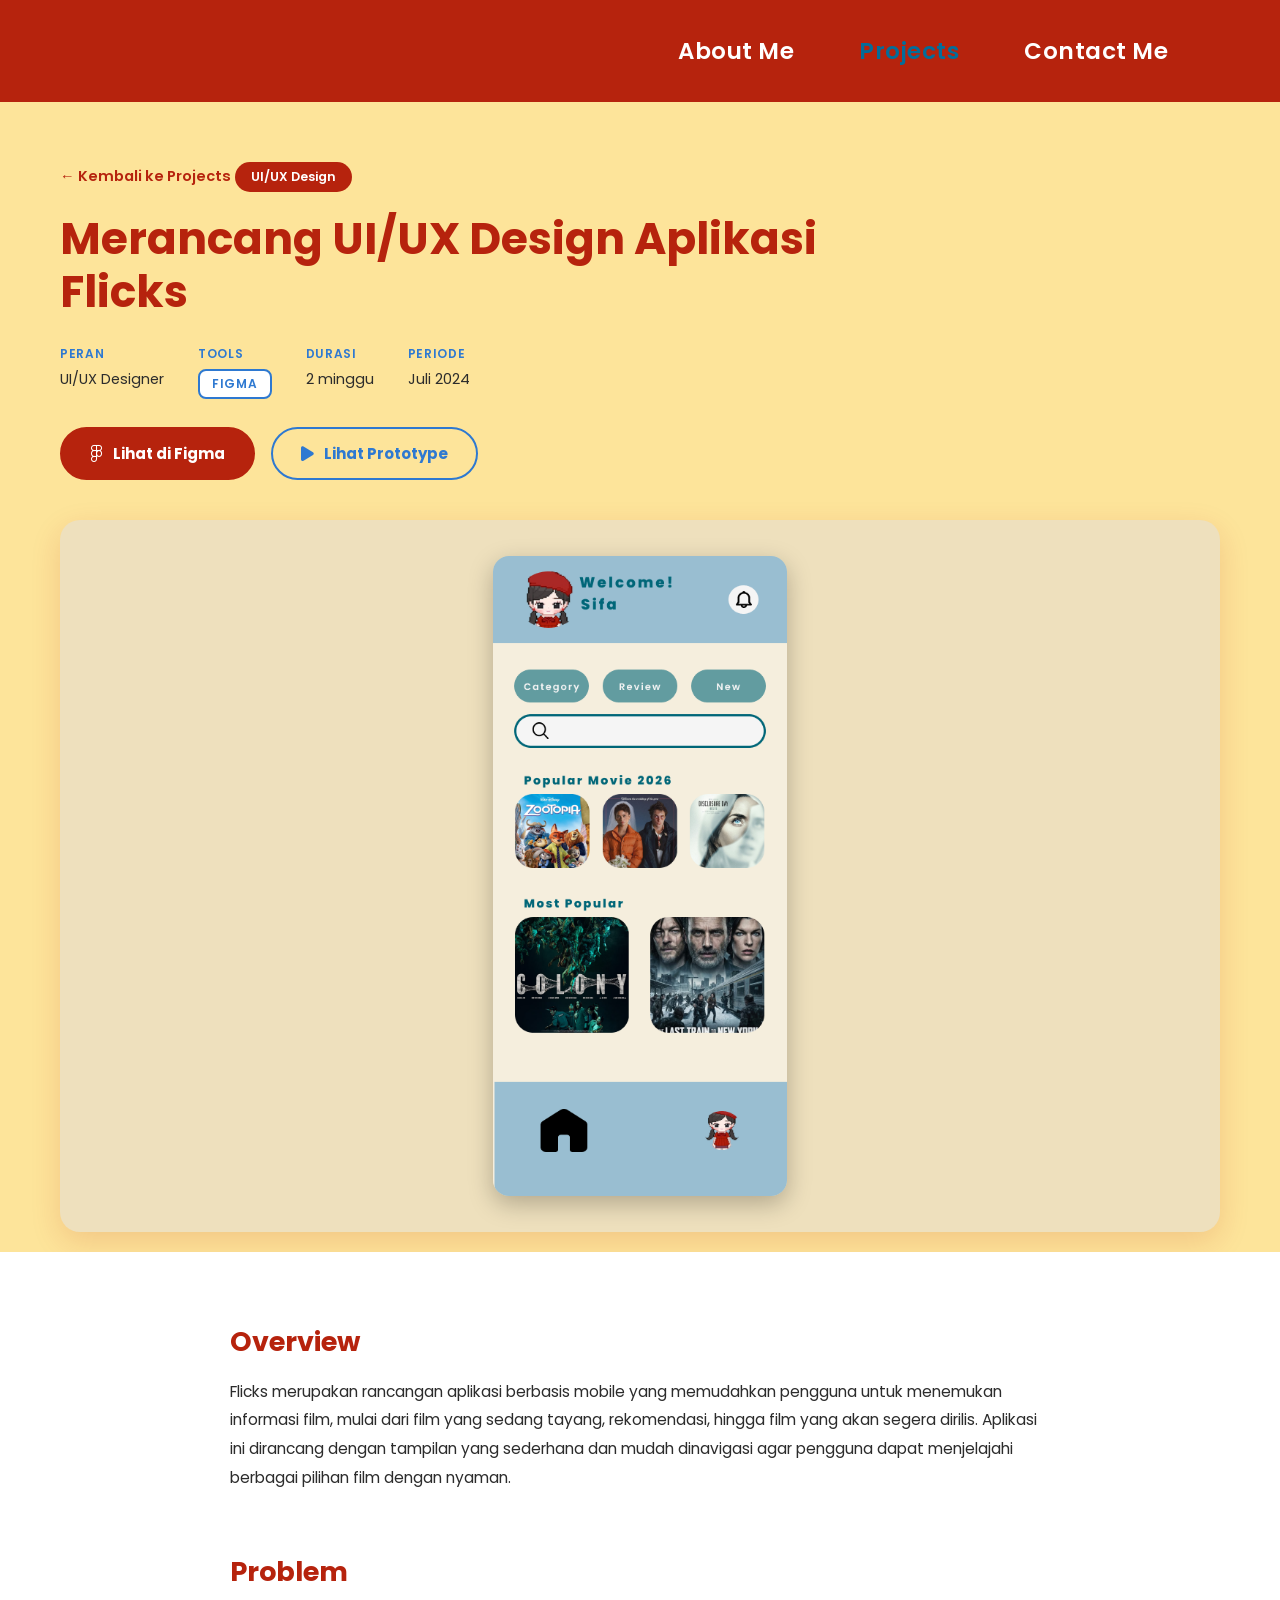
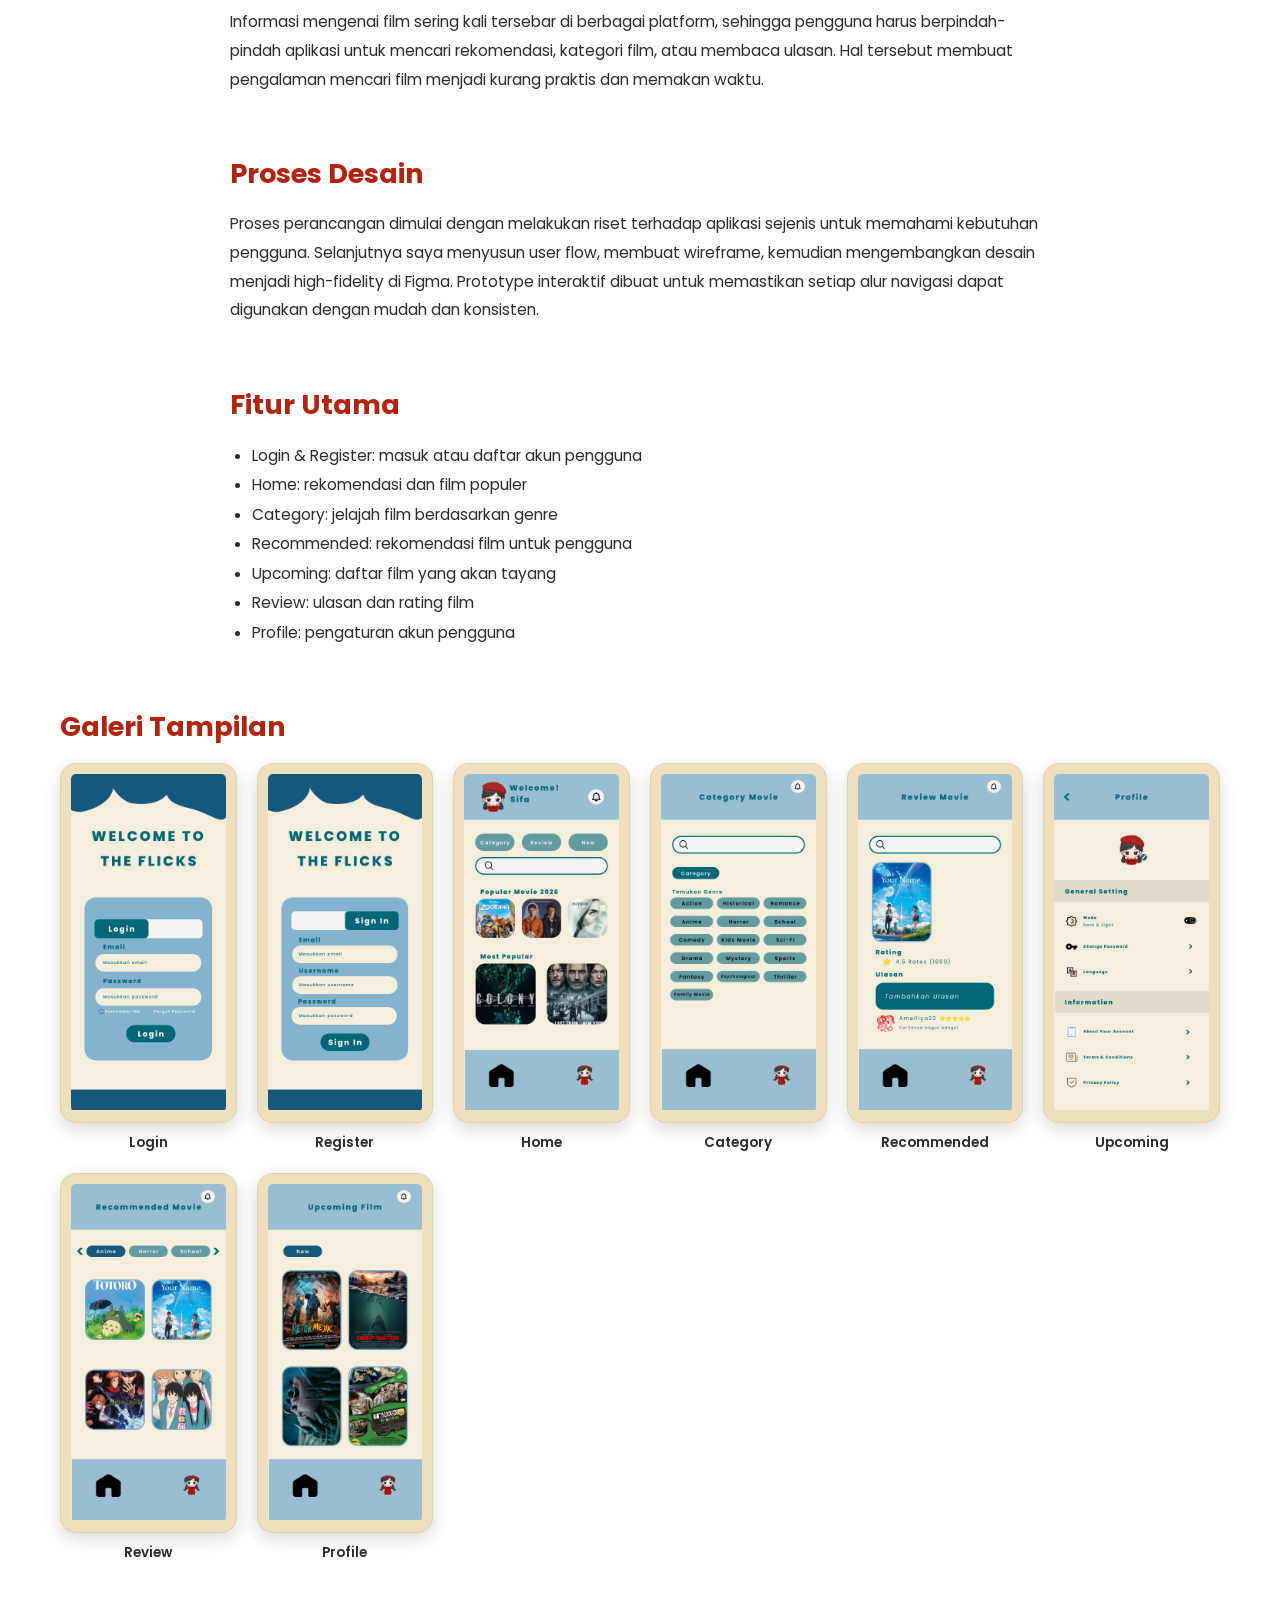
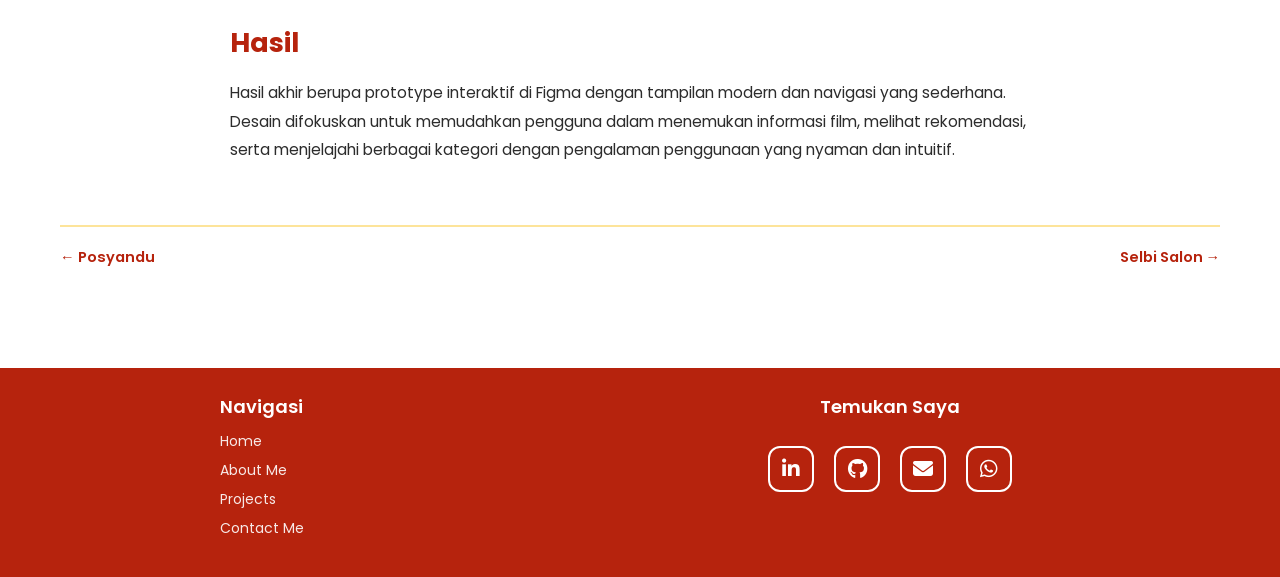
<file: projects/flicks.html>
<!DOCTYPE html>
<html lang="id">
<head>
    <meta charset="UTF-8">
    <meta name="viewport" content="width=device-width, initial-scale=1.0">
    <title>Merancang UI/UX Design Aplikasi Flicks - Sifa Andriyani</title>
    <link rel="stylesheet" href="https://cdnjs.cloudflare.com/ajax/libs/font-awesome/6.7.2/css/all.min.css">
    <link rel="stylesheet" href="../css/style.css">
</head>
<body>

    <nav class="navbar">
        <button class="nav-toggle" type="button" aria-label="Buka menu navigasi" onclick="this.closest('.navbar').classList.toggle('nav-open')">
            <i class="fa-solid fa-bars"></i>
        </button>
        <div class="menu">
            <a href="../index.html#about">About Me</a>
            <a href="../index.html#projects" class="active">Projects</a>
            <a href="../index.html#contact">Contact Me</a>
        </div>
    </nav>

<section class="detail-hero">

    <a href="../index.html#projects" class="detail-back">&larr; Kembali ke Projects</a>

    <span class="detail-category">UI/UX Design</span>

    <h1 class="detail-title">Merancang UI/UX Design Aplikasi Flicks</h1>

    <div class="detail-meta">
        <div class="detail-meta-item">
            <span>Peran</span>
            <p>UI/UX Designer</p>
        </div>
        <div class="detail-meta-item">
            <span>Tools</span>
            <div class="tag-list">
                <span class="tag">Figma</span>
            </div>
        </div>
        <div class="detail-meta-item">
            <span>Durasi</span>
            <p>2 minggu</p>
        </div>
        <div class="detail-meta-item">
            <span>Periode</span>
            <p>Juli 2024</p>
        </div>
    </div>

    <div class="detail-links">
        <!-- TODO: ganti dengan link file desain Figma asli kamu -->
        <a href="https://www.figma.com/design/tTnC1edplx0sH2ijVjRsdQ/Flicks?node-id=2015-16&t=MQFs7BPOJTx10lGa-1" target="_blank" class="detail-link-btn detail-link-solid">
            <i class="fa-brands fa-figma"></i> Lihat di Figma
        </a>
        <!-- TODO: ganti dengan link Prototype (mode Present) Figma asli kamu -->
        <a href="https://www.figma.com/proto/tTnC1edplx0sH2ijVjRsdQ/Flicks?node-id=2015-42&t=ta9IhrIvWFQugoSE-1&scaling=scale-down&content-scaling=fixed&page-id=2015%3A16&starting-point-node-id=2015%3A17" target="_blank" class="detail-link-btn detail-link-outline">
            <i class="fa-solid fa-play"></i> Lihat Prototype
        </a>
    </div>

    <div class="detail-cover is-mobile">
        <img src="../images/projects/flicks.png" alt="Tampilan aplikasi Flicks">
    </div>

</section>

<section class="detail-body">

    <div class="detail-content">
        <h3>Overview</h3>
        <p>
            Flicks merupakan rancangan aplikasi berbasis mobile yang memudahkan pengguna untuk menemukan 
            informasi film, mulai dari film yang sedang tayang, rekomendasi, hingga film yang akan segera 
            dirilis. Aplikasi ini dirancang dengan tampilan yang sederhana dan mudah dinavigasi agar 
            pengguna dapat menjelajahi berbagai pilihan film dengan nyaman.
        </p>
    </div>

    <div class="detail-content">
        <h3>Problem</h3>
        <p>
            Informasi mengenai film sering kali tersebar di berbagai platform, sehingga pengguna harus 
            berpindah-pindah aplikasi untuk mencari rekomendasi, kategori film, atau membaca ulasan. 
            Hal tersebut membuat pengalaman mencari film menjadi kurang praktis dan memakan waktu.
        </p>
    </div>

    <div class="detail-content">
        <h3>Proses Desain</h3>
        <p>
            Proses perancangan dimulai dengan melakukan riset terhadap aplikasi sejenis untuk memahami 
            kebutuhan pengguna. Selanjutnya saya menyusun user flow, membuat wireframe, kemudian mengembangkan 
            desain menjadi high-fidelity di Figma. Prototype interaktif dibuat untuk memastikan setiap alur 
            navigasi dapat digunakan dengan mudah dan konsisten.
        </p>
    </div>

    <div class="detail-content">
        <h3>Fitur Utama</h3>
        <ul>
            <li>Login &amp; Register: masuk atau daftar akun pengguna</li>
            <li>Home: rekomendasi dan film populer</li>
            <li>Category: jelajah film berdasarkan genre</li>
            <li>Recommended: rekomendasi film untuk pengguna</li>
            <li>Upcoming: daftar film yang akan tayang</li>
            <li>Review: ulasan dan rating film</li>
            <li>Profile: pengaturan akun pengguna</li>
        </ul>
    </div>

    <div class="detail-content detail-content-wide">
        <h3>Galeri Tampilan</h3>
        <div class="detail-gallery gallery-mobile">
            <a class="gallery-item is-mobile" href="../images/projects/flicks/login.png" target="_blank">
                <img src="../images/projects/flicks/login.png" alt="Halaman Login Flicks">
                <span>Login</span>
            </a>
            <a class="gallery-item is-mobile" href="../images/projects/flicks/register.png" target="_blank">
                <img src="../images/projects/flicks/register.png" alt="Halaman Register Flicks">
                <span>Register</span>
            </a>
            <a class="gallery-item is-mobile" href="../images/projects/flicks/home.png" target="_blank">
                <img src="../images/projects/flicks/home.png" alt="Halaman Home Flicks">
                <span>Home</span>
            </a>
            <a class="gallery-item is-mobile" href="../images/projects/flicks/category.png" target="_blank">
                <img src="../images/projects/flicks/category.png" alt="Halaman Category Flicks">
                <span>Category</span>
            </a>
            <a class="gallery-item is-mobile" href="../images/projects/flicks/recommended.png" target="_blank">
                <img src="../images/projects/flicks/recommended.png" alt="Halaman Recommended Flicks">
                <span>Recommended</span>
            </a>
            <a class="gallery-item is-mobile" href="../images/projects/flicks/upcoming.png" target="_blank">
                <img src="../images/projects/flicks/upcoming.png" alt="Halaman Upcoming Flicks">
                <span>Upcoming</span>
            </a>
            <a class="gallery-item is-mobile" href="../images/projects/flicks/review.png" target="_blank">
                <img src="../images/projects/flicks/review.png" alt="Halaman Review Flicks">
                <span>Review</span>
            </a>
            <a class="gallery-item is-mobile" href="../images/projects/flicks/profile.png" target="_blank">
                <img src="../images/projects/flicks/profile.png" alt="Halaman Profile Flicks">
                <span>Profile</span>
            </a>
        </div>
    </div>

    <div class="detail-content">
        <h3>Hasil</h3>
        <p>
            Hasil akhir berupa prototype interaktif di Figma dengan tampilan modern dan navigasi yang sederhana. 
            Desain difokuskan untuk memudahkan pengguna dalam menemukan informasi film, melihat rekomendasi, 
            serta menjelajahi berbagai kategori dengan pengalaman penggunaan yang nyaman dan intuitif.
        </p>
    </div>

    <div class="detail-nav">
        <a href="posyandu.html">&larr; Posyandu</a>
        <a href="selbi-salon.html">Selbi Salon &rarr;</a>
    </div>

</section>

    <footer class="site-footer">
        <div class="footer-container">

            <div class="footer-left">
                <h2>Navigasi</h2>
                <a href="../index.html#home">Home</a>
                <a href="../index.html#about">About Me</a>
                <a href="../index.html#projects">Projects</a>
                <a href="../index.html#contact">Contact Me</a>
            </div>

            <div class="footer-center">
                <h2>Temukan Saya</h2>
                <div class="social">
                    <a href="https://linkedin.com/in/sifa-andriyani-039961422" target="_blank">
                        <i class="fa-brands fa-linkedin-in"></i>
                    </a>
                    <a href="https://github.com/sifandriyani" target="_blank">
                        <i class="fa-brands fa-github"></i>
                    </a>
                    <a href="https://mail.google.com/mail/?view=cm&fs=1&to=sifaandriyani14@gmail.com" target="_blank">
                        <i class="fa-solid fa-envelope"></i>
                    </a>
                    <a href="https://wa.me/6285782289490" target="_blank">
                        <i class="fa-brands fa-whatsapp"></i>
                    </a>
                </div>
            </div>

        </div>
    </footer>

</body>
</html>
</file>
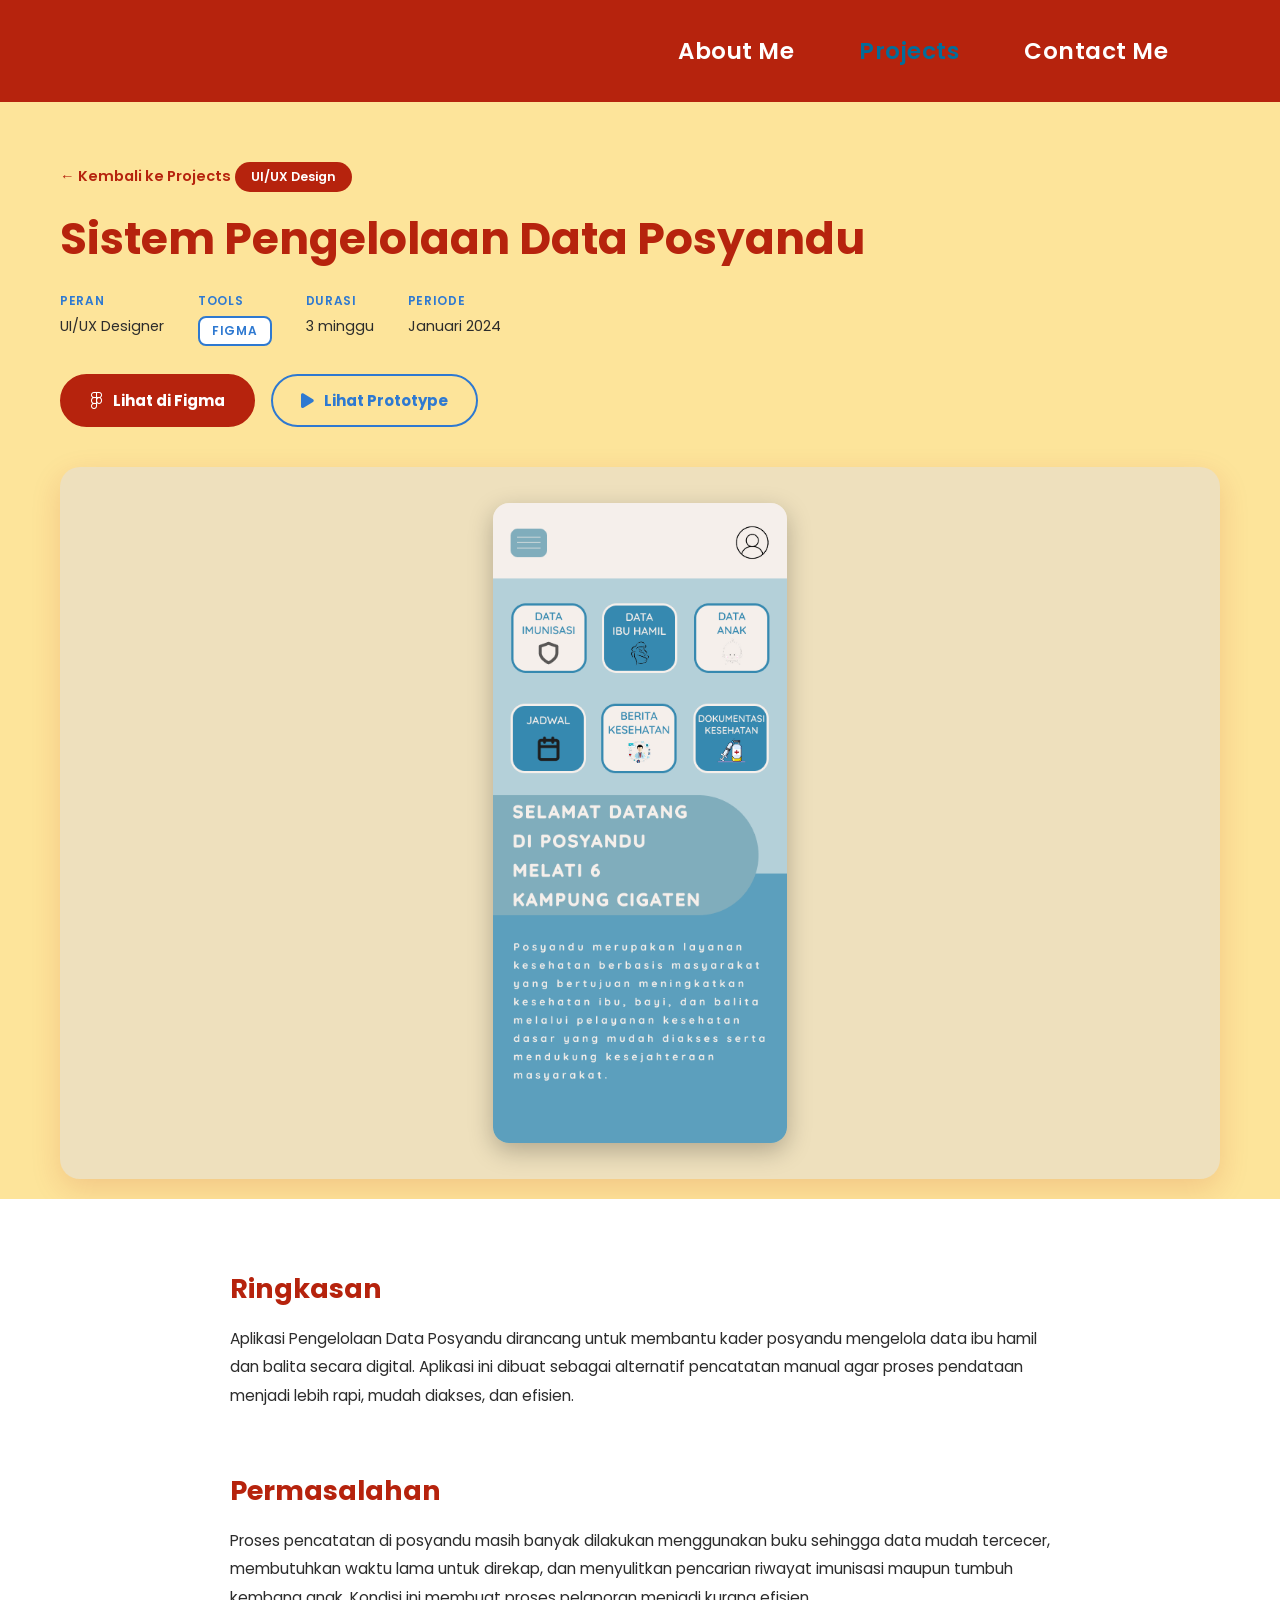
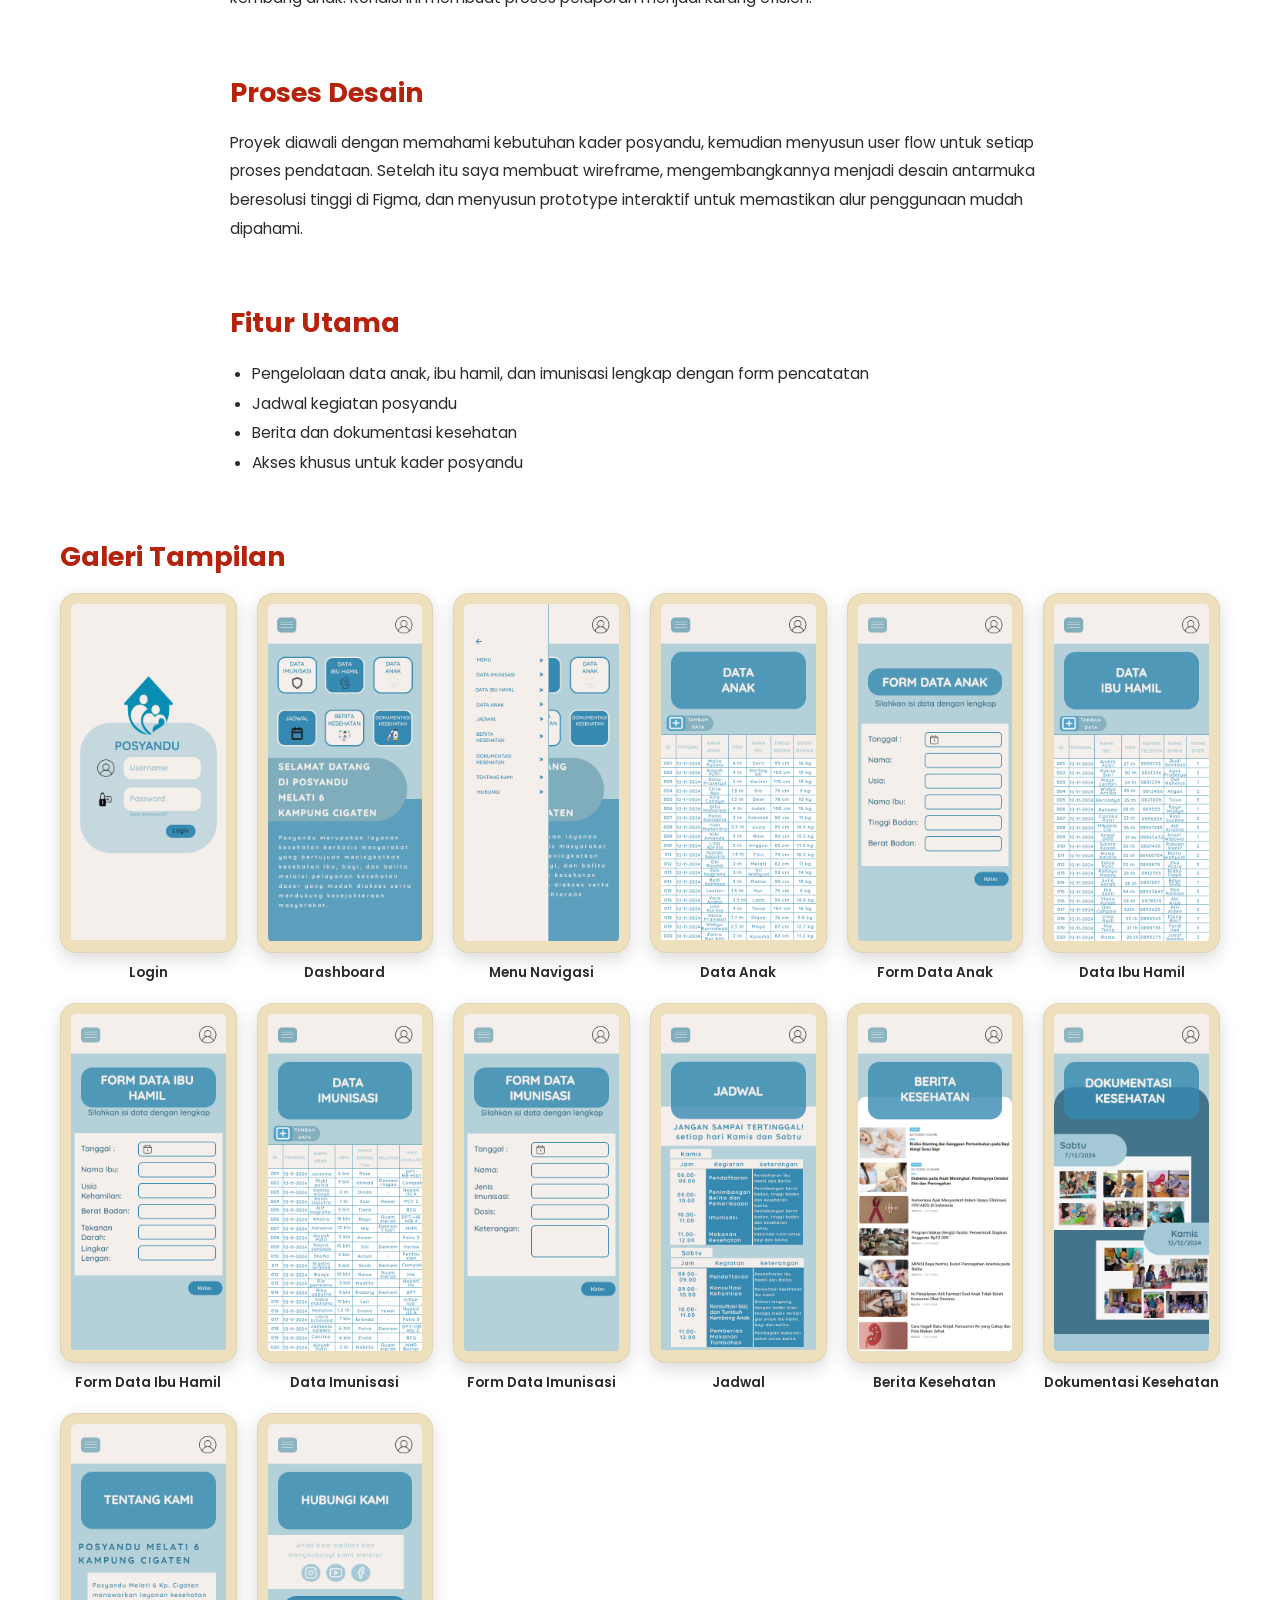
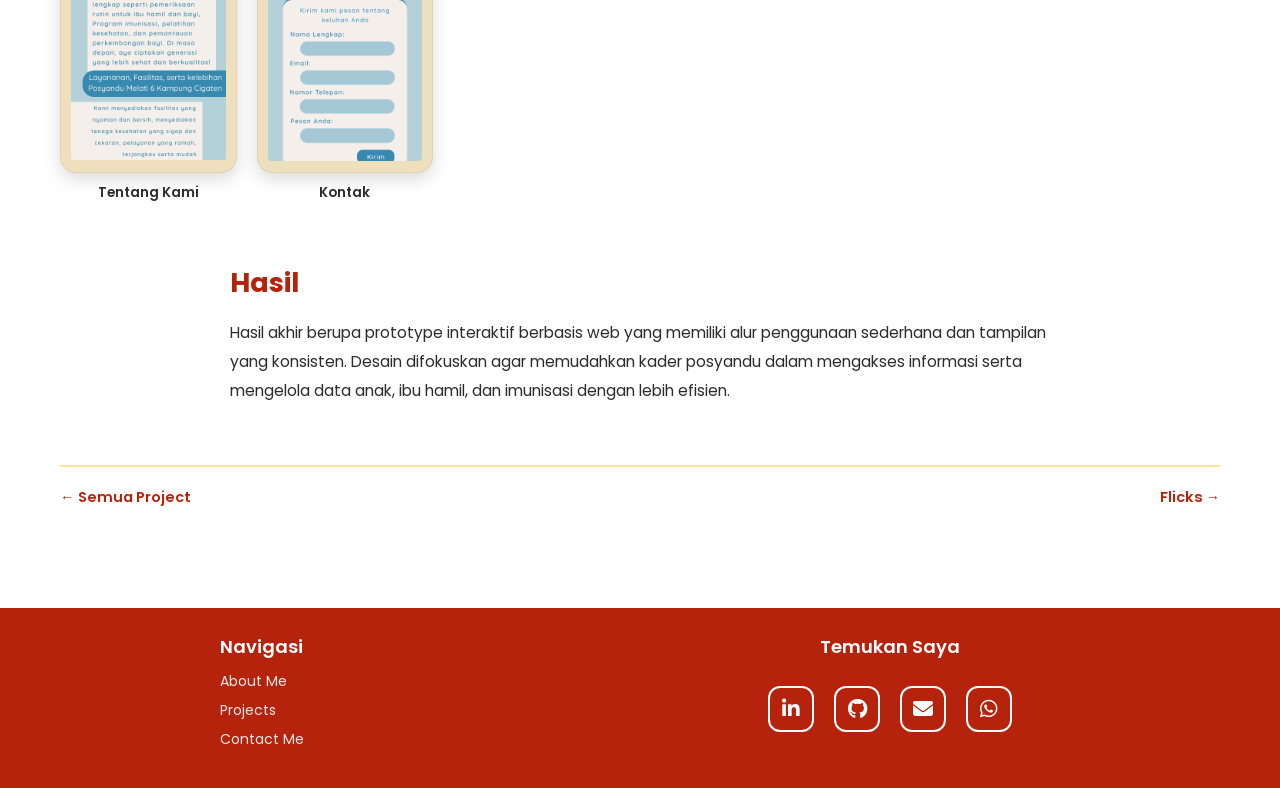
<file: projects/posyandu.html>
<!DOCTYPE html>
<html lang="id">
<head>
    <meta charset="UTF-8">
    <meta name="viewport" content="width=device-width, initial-scale=1.0">
    <title>Sistem Pengelolaan Data Posyandu - Sifa Andriyani</title>
    <link rel="stylesheet" href="https://cdnjs.cloudflare.com/ajax/libs/font-awesome/6.7.2/css/all.min.css">
    <link rel="stylesheet" href="../css/style.css">
</head>
<body>

    <nav class="navbar">
        <button class="nav-toggle" type="button" aria-label="Buka menu navigasi" onclick="this.closest('.navbar').classList.toggle('nav-open')">
            <i class="fa-solid fa-bars"></i>
        </button>
        <div class="menu">
            <a href="../index.html#about">About Me</a>
            <a href="../index.html#projects" class="active">Projects</a>
            <a href="../index.html#contact">Contact Me</a>
        </div>
    </nav>

<section class="detail-hero">

    <a href="../index.html#projects" class="detail-back">&larr; Kembali ke Projects</a>

    <span class="detail-category">UI/UX Design</span>

    <h1 class="detail-title">Sistem Pengelolaan Data Posyandu</h1>

    <div class="detail-meta">
        <div class="detail-meta-item">
            <span>Peran</span>
            <p>UI/UX Designer</p>
        </div>
        <div class="detail-meta-item">
            <span>Tools</span>
            <div class="tag-list">
                <span class="tag">Figma</span>
            </div>
        </div>
        <div class="detail-meta-item">
            <span>Durasi</span>
            <p>3 minggu</p>
        </div>
        <div class="detail-meta-item">
            <span>Periode</span>
            <p>Januari 2024</p>
        </div>
    </div>

    <div class="detail-links">
        <!-- TODO: ganti dengan link file desain Figma asli kamu -->
        <a href="https://www.figma.com/design/HULLMWepwg2oqvb92IhP1K/TUGAS-KELOMPOK-SIM?node-id=162-65&t=UBlBUE2SR9V0CqlR-1" target="_blank" class="detail-link-btn detail-link-solid">
            <i class="fa-brands fa-figma"></i> Lihat di Figma
        </a>
        <!-- TODO: ganti dengan link Prototype (mode Present) Figma asli kamu -->
        <a href="https://www.figma.com/proto/HULLMWepwg2oqvb92IhP1K/TUGAS-KELOMPOK-SIM?node-id=2028-11&p=f&t=MeVgGN0wXRY0uTFp-1&scaling=scale-down&content-scaling=fixed&page-id=162%3A65&starting-point-node-id=2028%3A11" target="_blank" class="detail-link-btn detail-link-outline">
            <i class="fa-solid fa-play"></i> Lihat Prototype
        </a>
    </div>

    <div class="detail-cover is-mobile">
        <img src="../images/projects/posyandu.png" alt="Tampilan aplikasi Sistem Pengelolaan Data Posyandu">
    </div>

</section>

<section class="detail-body">

    <div class="detail-content">
        <h3>Ringkasan</h3>
        <p>
            Aplikasi Pengelolaan Data Posyandu dirancang untuk membantu kader posyandu mengelola 
            data ibu hamil dan balita secara digital. Aplikasi ini dibuat sebagai alternatif pencatatan 
            manual agar proses pendataan menjadi lebih rapi, mudah diakses, dan efisien.
        </p>
    </div>

    <div class="detail-content">
        <h3>Permasalahan</h3>
        <p>
            Proses pencatatan di posyandu masih banyak dilakukan menggunakan buku sehingga data mudah 
            tercecer, membutuhkan waktu lama untuk direkap, dan menyulitkan pencarian riwayat imunisasi 
            maupun tumbuh kembang anak. Kondisi ini membuat proses pelaporan menjadi kurang efisien.
        </p>
    </div>

    <div class="detail-content">
        <h3>Proses Desain</h3>
        <p>
            Proyek diawali dengan memahami kebutuhan kader posyandu, kemudian menyusun user flow untuk setiap 
            proses pendataan. Setelah itu saya membuat wireframe, mengembangkannya menjadi desain antarmuka beresolusi 
            tinggi di Figma, dan menyusun prototype interaktif untuk memastikan alur penggunaan mudah dipahami.
        </p>
    </div>

    <div class="detail-content">
        <h3>Fitur Utama</h3>
        <ul>
            <li>Pengelolaan data anak, ibu hamil, dan imunisasi lengkap dengan form pencatatan</li>
            <li>Jadwal kegiatan posyandu</li>
            <li>Berita dan dokumentasi kesehatan</li>
            <li>Akses khusus untuk kader posyandu</li>
        </ul>
    </div>

    <div class="detail-content detail-content-wide">
        <h3>Galeri Tampilan</h3>
        <div class="detail-gallery gallery-mobile">
            <a class="gallery-item is-mobile" href="../images/projects/posyandu/login.png" target="_blank">
                <img src="../images/projects/posyandu/login.png" alt="Halaman Login Posyandu">
                <span>Login</span>
            </a>
            <a class="gallery-item is-mobile" href="../images/projects/posyandu/dashboard.png" target="_blank">
                <img src="../images/projects/posyandu/dashboard.png" alt="Halaman Dashboard Posyandu">
                <span>Dashboard</span>
            </a>
            <a class="gallery-item is-mobile" href="../images/projects/posyandu/navbar.png" target="_blank">
                <img src="../images/projects/posyandu/navbar.png" alt="Menu Navigasi Posyandu">
                <span>Menu Navigasi</span>
            </a>
            <a class="gallery-item is-mobile" href="../images/projects/posyandu/data-anak.png" target="_blank">
                <img src="../images/projects/posyandu/data-anak.png" alt="Halaman Data Anak Posyandu">
                <span>Data Anak</span>
            </a>
            <a class="gallery-item is-mobile" href="../images/projects/posyandu/form-data-anak.png" target="_blank">
                <img src="../images/projects/posyandu/form-data-anak.png" alt="Form Tambah Data Anak">
                <span>Form Data Anak</span>
            </a>
            <a class="gallery-item is-mobile" href="../images/projects/posyandu/data-ibu-hamil.png" target="_blank">
                <img src="../images/projects/posyandu/data-ibu-hamil.png" alt="Halaman Data Ibu Hamil Posyandu">
                <span>Data Ibu Hamil</span>
            </a>
            <a class="gallery-item is-mobile" href="../images/projects/posyandu/form-data-ibu-hamil.png" target="_blank">
                <img src="../images/projects/posyandu/form-data-ibu-hamil.png" alt="Form Tambah Data Ibu Hamil">
                <span>Form Data Ibu Hamil</span>
            </a>
            <a class="gallery-item is-mobile" href="../images/projects/posyandu/data-imunisasi.png" target="_blank">
                <img src="../images/projects/posyandu/data-imunisasi.png" alt="Halaman Data Imunisasi Posyandu">
                <span>Data Imunisasi</span>
            </a>
            <a class="gallery-item is-mobile" href="../images/projects/posyandu/form-data-imunisasi.png" target="_blank">
                <img src="../images/projects/posyandu/form-data-imunisasi.png" alt="Form Tambah Data Imunisasi">
                <span>Form Data Imunisasi</span>
            </a>
            <a class="gallery-item is-mobile" href="../images/projects/posyandu/jadwal.png" target="_blank">
                <img src="../images/projects/posyandu/jadwal.png" alt="Halaman Jadwal Posyandu">
                <span>Jadwal</span>
            </a>
            <a class="gallery-item is-mobile" href="../images/projects/posyandu/berita-kesehatan.png" target="_blank">
                <img src="../images/projects/posyandu/berita-kesehatan.png" alt="Halaman Berita Kesehatan Posyandu">
                <span>Berita Kesehatan</span>
            </a>
            <a class="gallery-item is-mobile" href="../images/projects/posyandu/dokumentasi-kesehatan.png" target="_blank">
                <img src="../images/projects/posyandu/dokumentasi-kesehatan.png" alt="Halaman Dokumentasi Kesehatan Posyandu">
                <span>Dokumentasi Kesehatan</span>
            </a>
            <a class="gallery-item is-mobile" href="../images/projects/posyandu/tentang-kami.png" target="_blank">
                <img src="../images/projects/posyandu/tentang-kami.png" alt="Halaman Tentang Kami Posyandu">
                <span>Tentang Kami</span>
            </a>
            <a class="gallery-item is-mobile" href="../images/projects/posyandu/kontak.png" target="_blank">
                <img src="../images/projects/posyandu/kontak.png" alt="Halaman Kontak Posyandu">
                <span>Kontak</span>
            </a>
        </div>
    </div>

    <div class="detail-content">
        <h3>Hasil</h3>
        <p>
            Hasil akhir berupa prototype interaktif berbasis web yang memiliki alur penggunaan sederhana dan tampilan 
            yang konsisten. Desain difokuskan agar memudahkan kader posyandu dalam mengakses informasi serta mengelola 
            data anak, ibu hamil, dan imunisasi dengan lebih efisien.
        </p>
    </div>

    <div class="detail-nav">
        <a href="../index.html#projects">&larr; Semua Project</a>
        <a href="flicks.html">Flicks &rarr;</a>
    </div>

</section>

    <footer class="site-footer">
        <div class="footer-container">

            <div class="footer-left">
                <h2>Navigasi</h2>
                <a href="../index.html#about">About Me</a>
                <a href="../index.html#projects">Projects</a>
                <a href="../index.html#contact">Contact Me</a>
            </div>

            <div class="footer-center">
                <h2>Temukan Saya</h2>
                <div class="social">
                    <a href="https://linkedin.com/in/sifa-andriyani-039961422" target="_blank">
                        <i class="fa-brands fa-linkedin-in"></i>
                    </a>
                    <a href="https://github.com/sifandriyani" target="_blank">
                        <i class="fa-brands fa-github"></i>
                    </a>
                    <a href="https://mail.google.com/mail/?view=cm&fs=1&to=sifaandriyani14@gmail.com" target="_blank">
                        <i class="fa-solid fa-envelope"></i>
                    </a>
                    <a href="https://wa.me/6285782289490" target="_blank">
                        <i class="fa-brands fa-whatsapp"></i>
                    </a>
                </div>
            </div>

        </div>
    </footer>

</body>
</html>
</file>
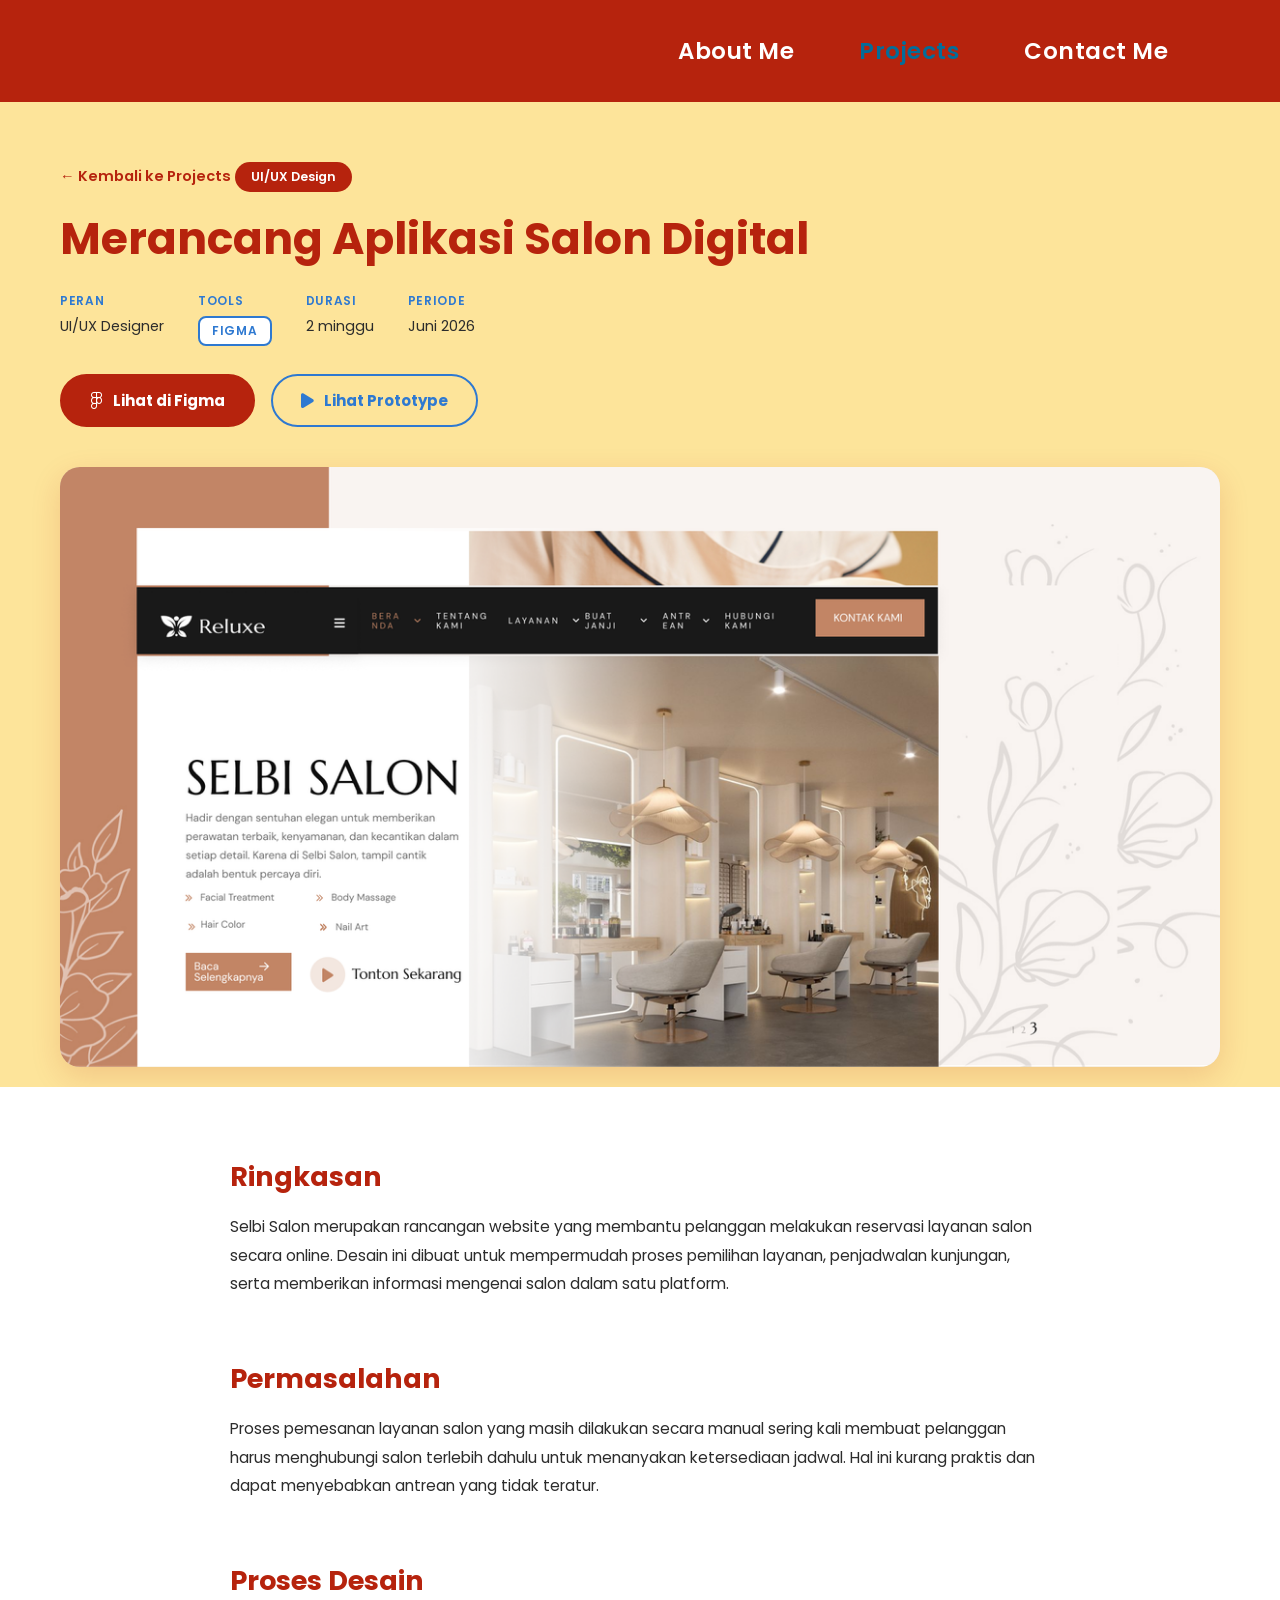
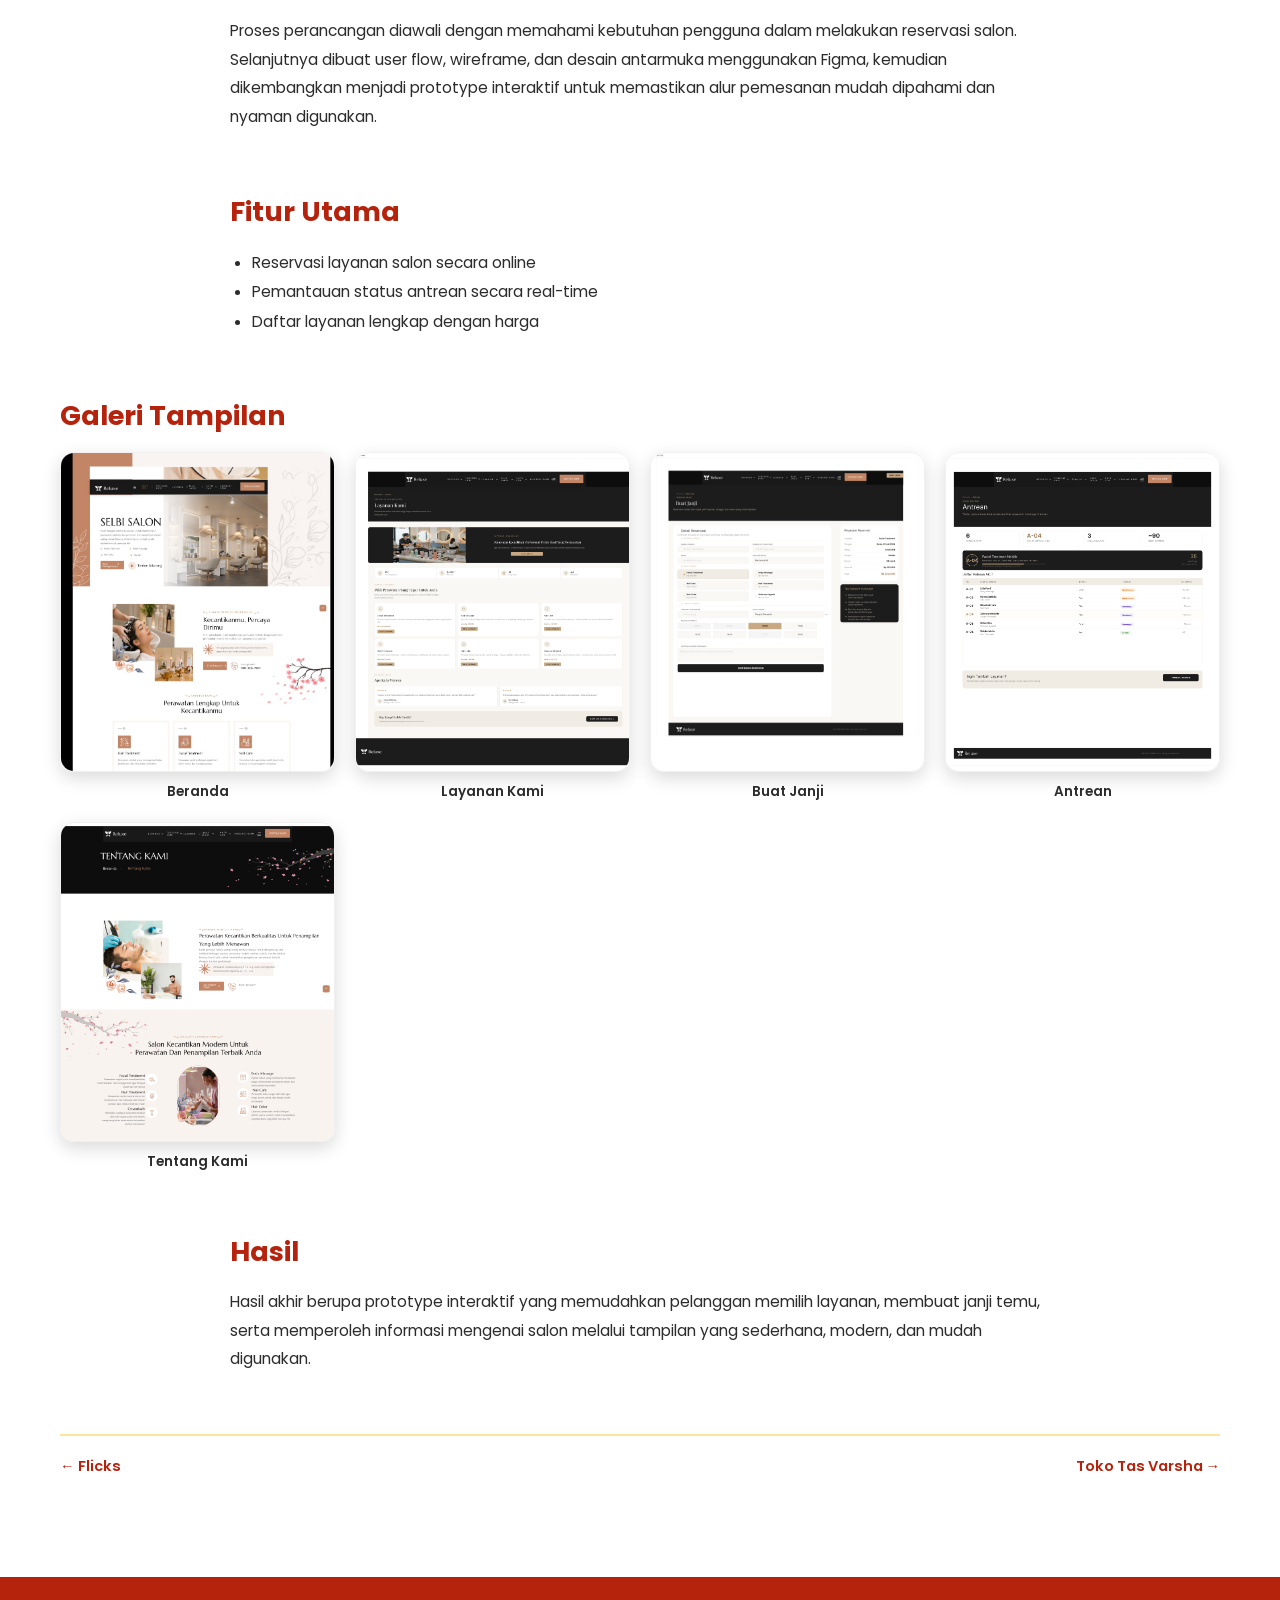
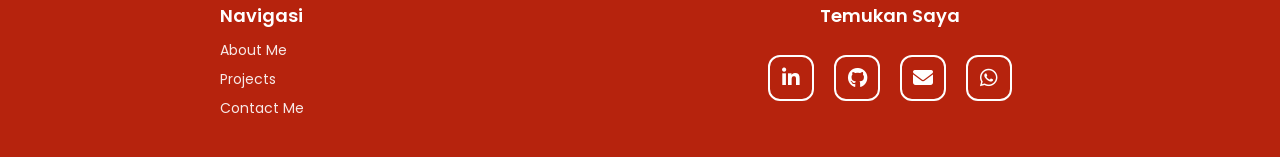
<file: projects/selbi-salon.html>
<!DOCTYPE html>
<html lang="id">
<head>
    <meta charset="UTF-8">
    <meta name="viewport" content="width=device-width, initial-scale=1.0">
    <title>Merancang Aplikasi Salon Digital - Sifa Andriyani</title>
    <link rel="stylesheet" href="https://cdnjs.cloudflare.com/ajax/libs/font-awesome/6.7.2/css/all.min.css">
    <link rel="stylesheet" href="../css/style.css">
</head>
<body>

    <nav class="navbar">
        <button class="nav-toggle" type="button" aria-label="Buka menu navigasi" onclick="this.closest('.navbar').classList.toggle('nav-open')">
            <i class="fa-solid fa-bars"></i>
        </button>
        <div class="menu">
            <a href="../index.html#about">About Me</a>
            <a href="../index.html#projects" class="active">Projects</a>
            <a href="../index.html#contact">Contact Me</a>
        </div>
    </nav>

<section class="detail-hero">

    <a href="../index.html#projects" class="detail-back">&larr; Kembali ke Projects</a>

    <span class="detail-category">UI/UX Design</span>

    <h1 class="detail-title">Merancang Aplikasi Salon Digital</h1>

    <div class="detail-meta">
        <div class="detail-meta-item">
            <span>Peran</span>
            <p>UI/UX Designer</p>
        </div>
        <div class="detail-meta-item">
            <span>Tools</span>
            <div class="tag-list">
                <span class="tag">Figma</span>
            </div>
        </div>
        <div class="detail-meta-item">
            <span>Durasi</span>
            <p>2 minggu</p>
        </div>
        <div class="detail-meta-item">
            <span>Periode</span>
            <p>Juni 2026</p>
        </div>
    </div>

    <div class="detail-links">
        <!-- TODO: ganti dengan link file desain Figma asli kamu -->
        <a href="https://www.figma.com/design/vtiAbq64XBal2dHJzcJE94/Beauty-Salon-Website--Community-?node-id=0-1&t=7u2m8QASPWVOXMxl-1" target="_blank" class="detail-link-btn detail-link-solid">
            <i class="fa-brands fa-figma"></i> Lihat di Figma
        </a>
        <!-- TODO: ganti dengan link Prototype (mode Present) Figma asli kamu -->
        <a href="https://www.figma.com/proto/vtiAbq64XBal2dHJzcJE94/Beauty-Salon-Website--Community-?node-id=3-2&p=f&t=9iltfGUEV9Ij1bk4-1&scaling=min-zoom&content-scaling=fixed&page-id=0%3A1&starting-point-node-id=3%3A2" target="_blank" class="detail-link-btn detail-link-outline">
            <i class="fa-solid fa-play"></i> Lihat Prototype
        </a>
    </div>

    <div class="detail-cover">
        <img src="../images/projects/selbi-salon.png" alt="Tampilan website Selbi Salon">
    </div>

</section>

<section class="detail-body">

    <div class="detail-content">
        <h3>Ringkasan</h3>
        <p>
            Selbi Salon merupakan rancangan website yang membantu pelanggan melakukan reservasi 
            layanan salon secara online. Desain ini dibuat untuk mempermudah proses pemilihan layanan, 
            penjadwalan kunjungan, serta memberikan informasi mengenai salon dalam satu platform.
        </p>
    </div>

    <div class="detail-content">
        <h3>Permasalahan</h3>
        <p>
            Proses pemesanan layanan salon yang masih dilakukan secara manual sering kali membuat 
            pelanggan harus menghubungi salon terlebih dahulu untuk menanyakan ketersediaan jadwal. 
            Hal ini kurang praktis dan dapat menyebabkan antrean yang tidak teratur.
        </p>
    </div>

    <div class="detail-content">
        <h3>Proses Desain</h3>
        <p>
            Proses perancangan diawali dengan memahami kebutuhan pengguna dalam melakukan reservasi salon. 
            Selanjutnya dibuat user flow, wireframe, dan desain antarmuka menggunakan Figma, kemudian 
            dikembangkan menjadi prototype interaktif untuk memastikan alur pemesanan mudah dipahami 
            dan nyaman digunakan.
        </p>
    </div>

    <div class="detail-content">
        <h3>Fitur Utama</h3>
        <ul>
            <li>Reservasi layanan salon secara online</li>
            <li>Pemantauan status antrean secara real-time</li>
            <li>Daftar layanan lengkap dengan harga</li>
        </ul>
    </div>

    <div class="detail-content detail-content-wide">
        <h3>Galeri Tampilan</h3>
        <div class="detail-gallery">
            <a class="gallery-item" href="../images/projects/selbi-salon/beranda.png" target="_blank">
                <img src="../images/projects/selbi-salon/beranda.png" alt="Halaman Beranda Selbi Salon">
                <span>Beranda</span>
            </a>
            <a class="gallery-item" href="../images/projects/selbi-salon/layanan-kami.png" target="_blank">
                <img src="../images/projects/selbi-salon/layanan-kami.png" alt="Halaman Layanan Kami Selbi Salon">
                <span>Layanan Kami</span>
            </a>
            <a class="gallery-item" href="../images/projects/selbi-salon/buat-janji.png" target="_blank">
                <img src="../images/projects/selbi-salon/buat-janji.png" alt="Halaman Buat Janji Selbi Salon">
                <span>Buat Janji</span>
            </a>
            <a class="gallery-item" href="../images/projects/selbi-salon/antrean.png" target="_blank">
                <img src="../images/projects/selbi-salon/antrean.png" alt="Halaman Antrean Selbi Salon">
                <span>Antrean</span>
            </a>
            <a class="gallery-item" href="../images/projects/selbi-salon/tentang-kami.png" target="_blank">
                <img src="../images/projects/selbi-salon/tentang-kami.png" alt="Halaman Tentang Kami Selbi Salon">
                <span>Tentang Kami</span>
            </a>
        </div>
    </div>

    <div class="detail-content">
        <h3>Hasil</h3>
        <p>
            Hasil akhir berupa prototype interaktif yang memudahkan pelanggan memilih layanan, 
            membuat janji temu, serta memperoleh informasi mengenai salon melalui tampilan yang sederhana, 
            modern, dan mudah digunakan.
        </p>
    </div>

    <div class="detail-nav">
        <a href="flicks.html">&larr; Flicks</a>
        <a href="varsha.html">Toko Tas Varsha &rarr;</a>
    </div>

</section>

    <footer class="site-footer">
        <div class="footer-container">

            <div class="footer-left">
                <h2>Navigasi</h2>
                <a href="../index.html#about">About Me</a>
                <a href="../index.html#projects">Projects</a>
                <a href="../index.html#contact">Contact Me</a>
            </div>

            <div class="footer-center">
                <h2>Temukan Saya</h2>
                <div class="social">
                    <a href="https://linkedin.com/in/sifa-andriyani-039961422" target="_blank">
                        <i class="fa-brands fa-linkedin-in"></i>
                    </a>
                    <a href="https://github.com/sifandriyani" target="_blank">
                        <i class="fa-brands fa-github"></i>
                    </a>
                    <a href="https://mail.google.com/mail/?view=cm&fs=1&to=sifaandriyani14@gmail.com" target="_blank">
                        <i class="fa-solid fa-envelope"></i>
                    </a>
                    <a href="https://wa.me/6285782289490" target="_blank">
                        <i class="fa-brands fa-whatsapp"></i>
                    </a>
                </div>
            </div>

        </div>
    </footer>

</body>
</html>
</file>
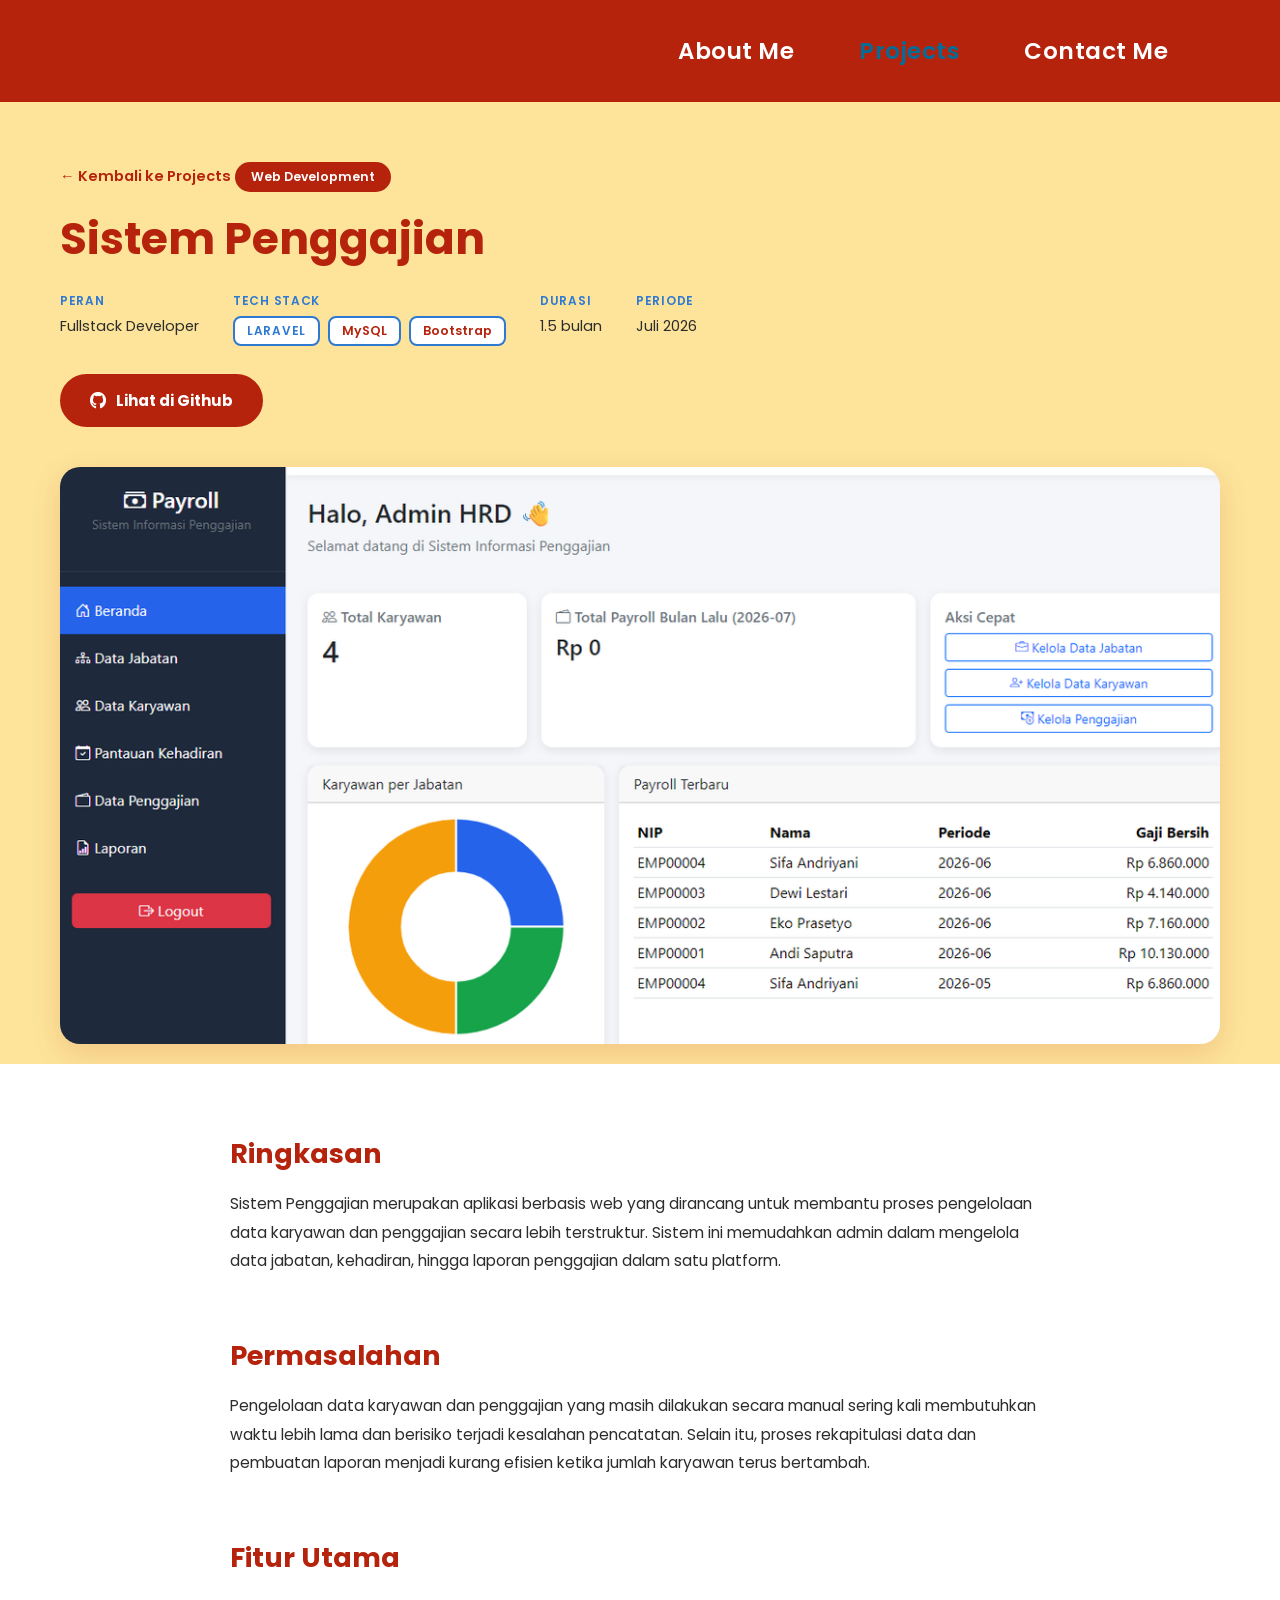
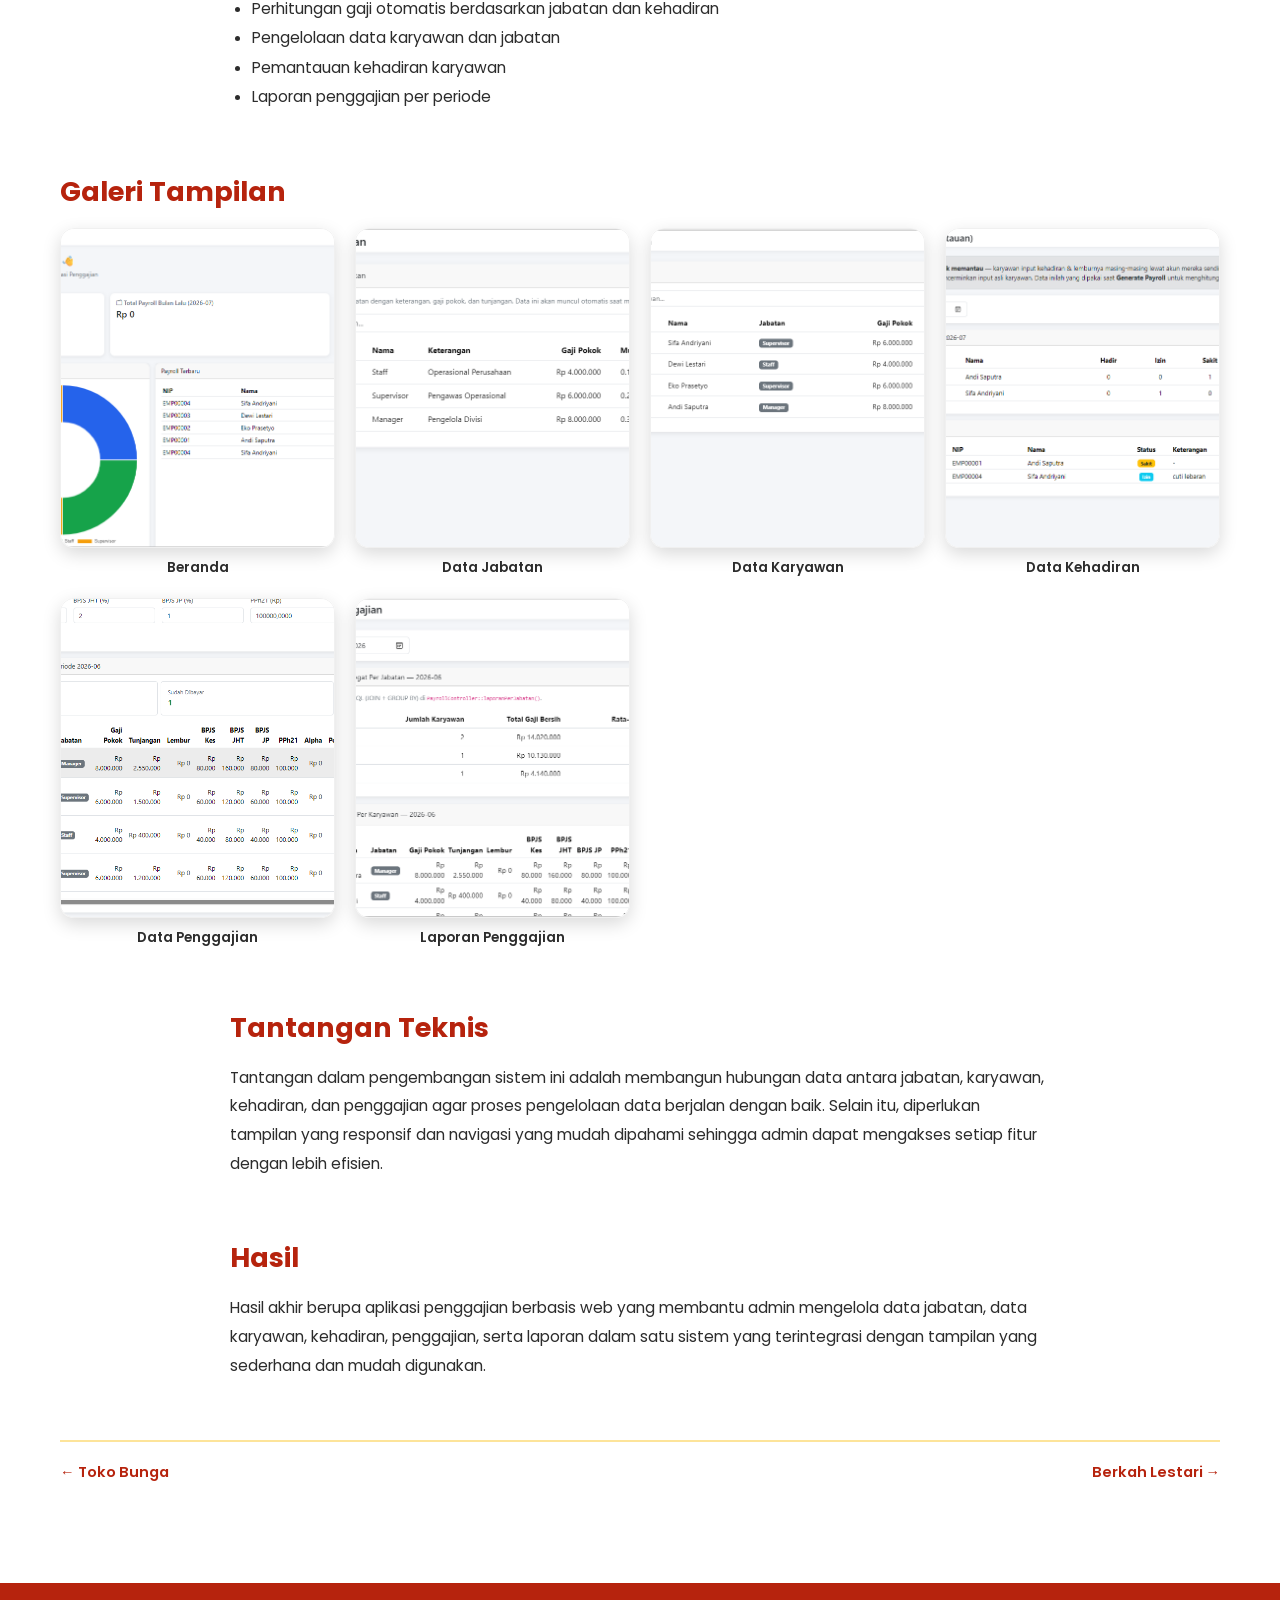
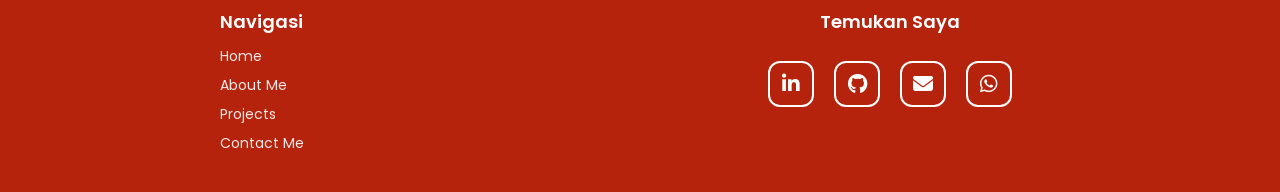
<file: projects/sistem-penggajian.html>
<!DOCTYPE html>
<html lang="id">
<head>
    <meta charset="UTF-8">
    <meta name="viewport" content="width=device-width, initial-scale=1.0">
    <title>Sistem Penggajian - Sifa Andriyani</title>
    <link rel="stylesheet" href="https://cdnjs.cloudflare.com/ajax/libs/font-awesome/6.7.2/css/all.min.css">
    <link rel="stylesheet" href="../css/style.css">
</head>
<body>

    <nav class="navbar">
        <button class="nav-toggle" type="button" aria-label="Buka menu navigasi" onclick="this.closest('.navbar').classList.toggle('nav-open')">
            <i class="fa-solid fa-bars"></i>
        </button>
        <div class="menu">
            <a href="../index.html#about">About Me</a>
            <a href="../index.html#projects" class="active">Projects</a>
            <a href="../index.html#contact">Contact Me</a>
        </div>
    </nav>

<section class="detail-hero">

    <a href="../index.html#projects" class="detail-back">&larr; Kembali ke Projects</a>

    <span class="detail-category">Web Development</span>

    <h1 class="detail-title">Sistem Penggajian</h1>

    <div class="detail-meta">
        <div class="detail-meta-item">
            <span>Peran</span>
            <p>Fullstack Developer</p>
        </div>
        <div class="detail-meta-item">
            <span>Tech Stack</span>
            <div class="tag-list">
                <span class="tag">Laravel</span>
                <span class="tag">MySQL</span>
                <span class="tag">Bootstrap</span>
            </div>
        </div>
        <div class="detail-meta-item">
            <span>Durasi</span>
            <p>1.5 bulan</p>
        </div>
        <div class="detail-meta-item">
            <span>Periode</span>
            <p>Juli 2026</p>
        </div>
    </div>

    <div class="detail-links">
        <!-- TODO: ganti dengan link repository Github asli kamu -->
        <a href="https://github.com/sifandriyani/sistem-penggajian" target="_blank" class="detail-link-btn detail-link-solid">
            <i class="fa-brands fa-github"></i> Lihat di Github
        </a>
    </div>

    <div class="detail-cover">
        <img src="../images/projects/sistem-penggajian.png" alt="Tampilan Sistem Informasi Penggajian">
    </div>

</section>

<section class="detail-body">

    <div class="detail-content">
        <h3>Ringkasan</h3>
        <p>
            Sistem Penggajian merupakan aplikasi berbasis web yang dirancang untuk membantu proses 
            pengelolaan data karyawan dan penggajian secara lebih terstruktur. Sistem ini memudahkan 
            admin dalam mengelola data jabatan, kehadiran, hingga laporan penggajian dalam satu platform.
        </p>
    </div>

    <div class="detail-content">
        <h3>Permasalahan</h3>
        <p>
            Pengelolaan data karyawan dan penggajian yang masih dilakukan secara manual sering kali 
            membutuhkan waktu lebih lama dan berisiko terjadi kesalahan pencatatan. Selain itu, 
            proses rekapitulasi data dan pembuatan laporan menjadi kurang efisien ketika jumlah 
            karyawan terus bertambah.
        </p>
    </div>

    <div class="detail-content">
        <h3>Fitur Utama</h3>
        <ul>
            <li>Perhitungan gaji otomatis berdasarkan jabatan dan kehadiran</li>
            <li>Pengelolaan data karyawan dan jabatan</li>
            <li>Pemantauan kehadiran karyawan</li>
            <li>Laporan penggajian per periode</li>
        </ul>
    </div>

    <div class="detail-content detail-content-wide">
        <h3>Galeri Tampilan</h3>
        <div class="detail-gallery">
            <a class="gallery-item" href="../images/projects/sistem-penggajian/beranda.png" target="_blank">
                <img src="../images/projects/sistem-penggajian/beranda.png" alt="Halaman Beranda Sistem Penggajian">
                <span>Beranda</span>
            </a>
            <a class="gallery-item" href="../images/projects/sistem-penggajian/data-jabatan.png" target="_blank">
                <img src="../images/projects/sistem-penggajian/data-jabatan.png" alt="Halaman Data Jabatan">
                <span>Data Jabatan</span>
            </a>
            <a class="gallery-item" href="../images/projects/sistem-penggajian/data-karyawan.png" target="_blank">
                <img src="../images/projects/sistem-penggajian/data-karyawan.png" alt="Halaman Data Karyawan">
                <span>Data Karyawan</span>
            </a>
            <a class="gallery-item" href="../images/projects/sistem-penggajian/data-kehadiran.png" target="_blank">
                <img src="../images/projects/sistem-penggajian/data-kehadiran.png" alt="Halaman Data Kehadiran">
                <span>Data Kehadiran</span>
            </a>
            <a class="gallery-item" href="../images/projects/sistem-penggajian/data-penggajian.png" target="_blank">
                <img src="../images/projects/sistem-penggajian/data-penggajian.png" alt="Halaman Data Penggajian">
                <span>Data Penggajian</span>
            </a>
            <a class="gallery-item" href="../images/projects/sistem-penggajian/laporan-penggajian.png" target="_blank">
                <img src="../images/projects/sistem-penggajian/laporan-penggajian.png" alt="Halaman Laporan Penggajian">
                <span>Laporan Penggajian</span>
            </a>
        </div>
    </div>

    <div class="detail-content">
        <h3>Tantangan Teknis</h3>
        <p>
            Tantangan dalam pengembangan sistem ini adalah membangun hubungan data antara jabatan, karyawan, 
            kehadiran, dan penggajian agar proses pengelolaan data berjalan dengan baik. Selain itu, diperlukan 
            tampilan yang responsif dan navigasi yang mudah dipahami sehingga admin dapat mengakses setiap fitur 
            dengan lebih efisien.
        </p>
    </div>

    <div class="detail-content">
        <h3>Hasil</h3>
        <p>
            Hasil akhir berupa aplikasi penggajian berbasis web yang membantu admin mengelola data jabatan, data karyawan, 
            kehadiran, penggajian, serta laporan dalam satu sistem yang terintegrasi dengan tampilan yang sederhana dan mudah digunakan.
        </p>
    </div>

    <div class="detail-nav">
        <a href="toko-bunga.html">&larr; Toko Bunga</a>
        <a href="berkah-lestari.html">Berkah Lestari &rarr;</a>
    </div>

</section>

    <footer class="site-footer">
        <div class="footer-container">

            <div class="footer-left">
                <h2>Navigasi</h2>
                <a href="../index.html#home">Home</a>
                <a href="../index.html#about">About Me</a>
                <a href="../index.html#projects">Projects</a>
                <a href="../index.html#contact">Contact Me</a>
            </div>

            <div class="footer-center">
                <h2>Temukan Saya</h2>
                <div class="social">
                    <a href="https://linkedin.com/in/sifa-andriyani-039961422" target="_blank">
                        <i class="fa-brands fa-linkedin-in"></i>
                    </a>
                    <a href="https://github.com/sifandriyani" target="_blank">
                        <i class="fa-brands fa-github"></i>
                    </a>
                    <a href="https://mail.google.com/mail/?view=cm&fs=1&to=sifaandriyani14@gmail.com" target="_blank">
                        <i class="fa-solid fa-envelope"></i>
                    </a>
                    <a href="https://wa.me/6285782289490" target="_blank">
                        <i class="fa-brands fa-whatsapp"></i>
                    </a>
                </div>
            </div>

        </div>
    </footer>

</body>
</html>
</file>
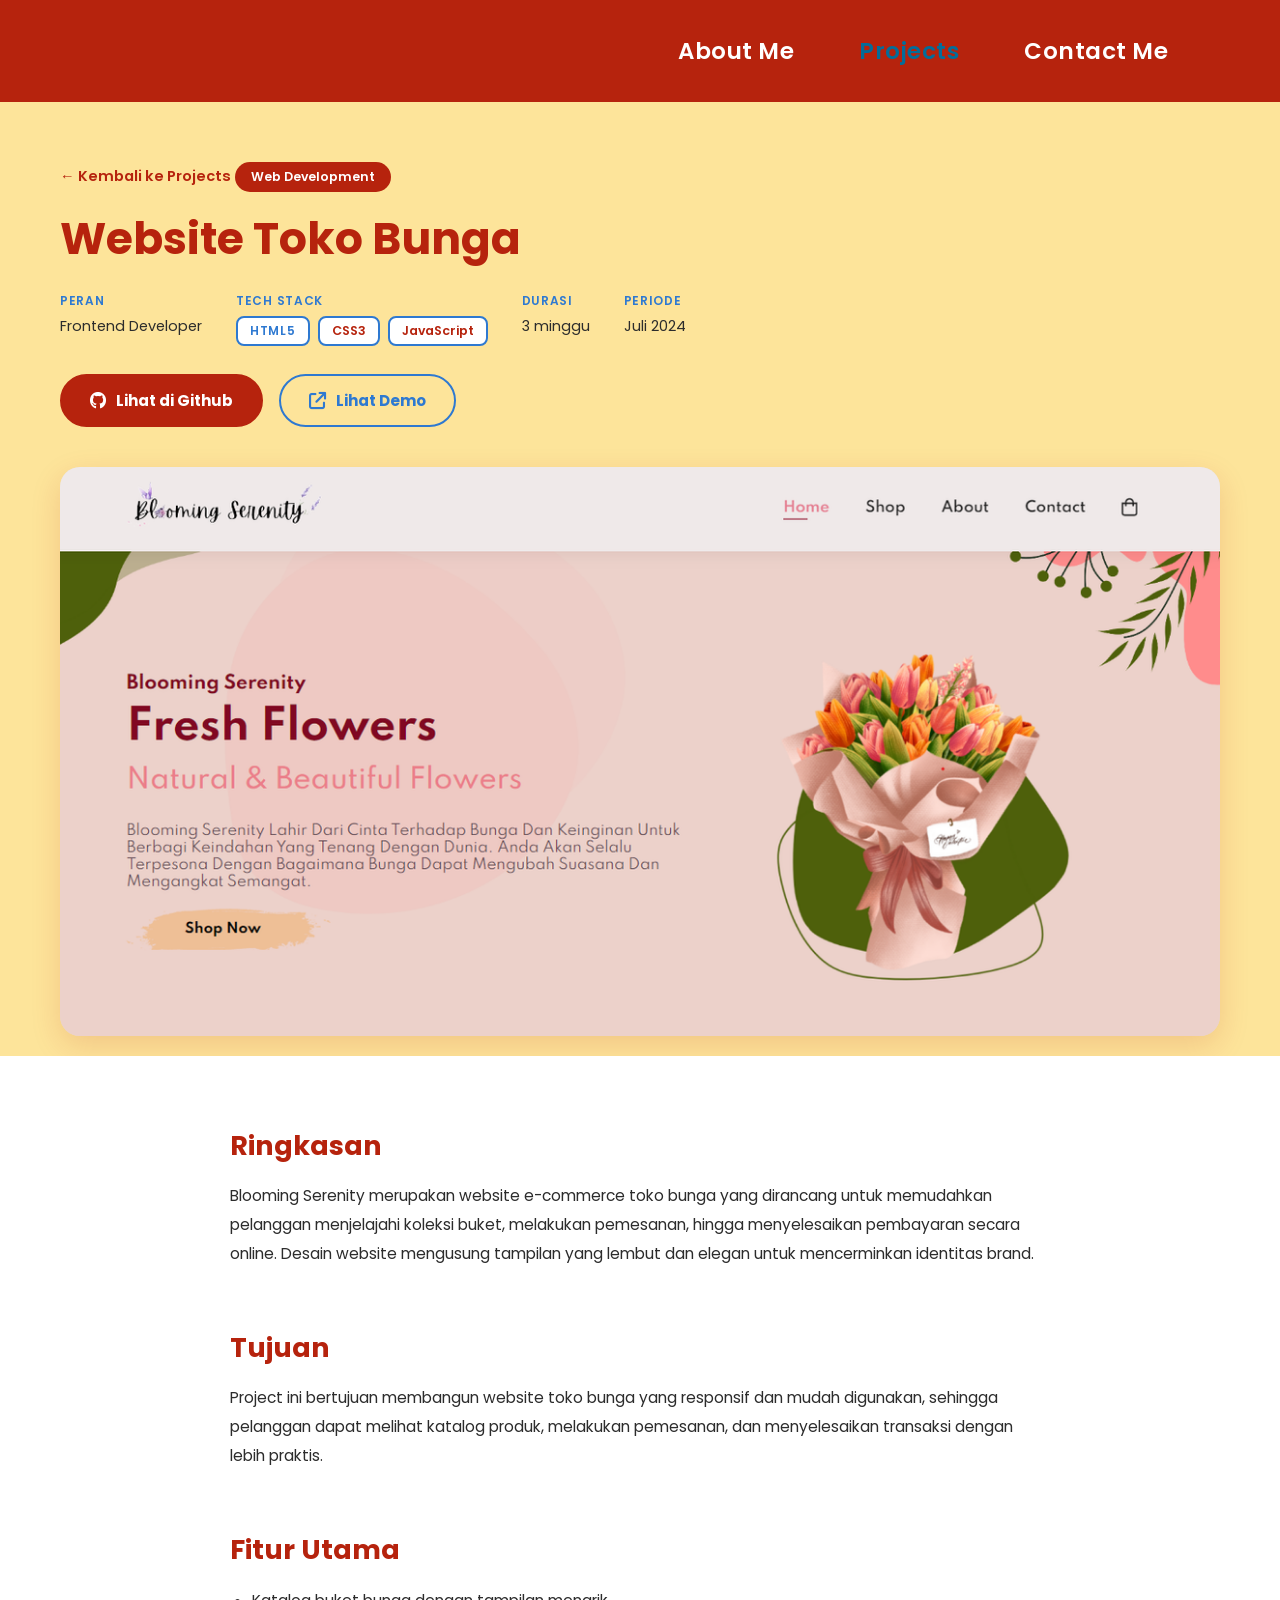
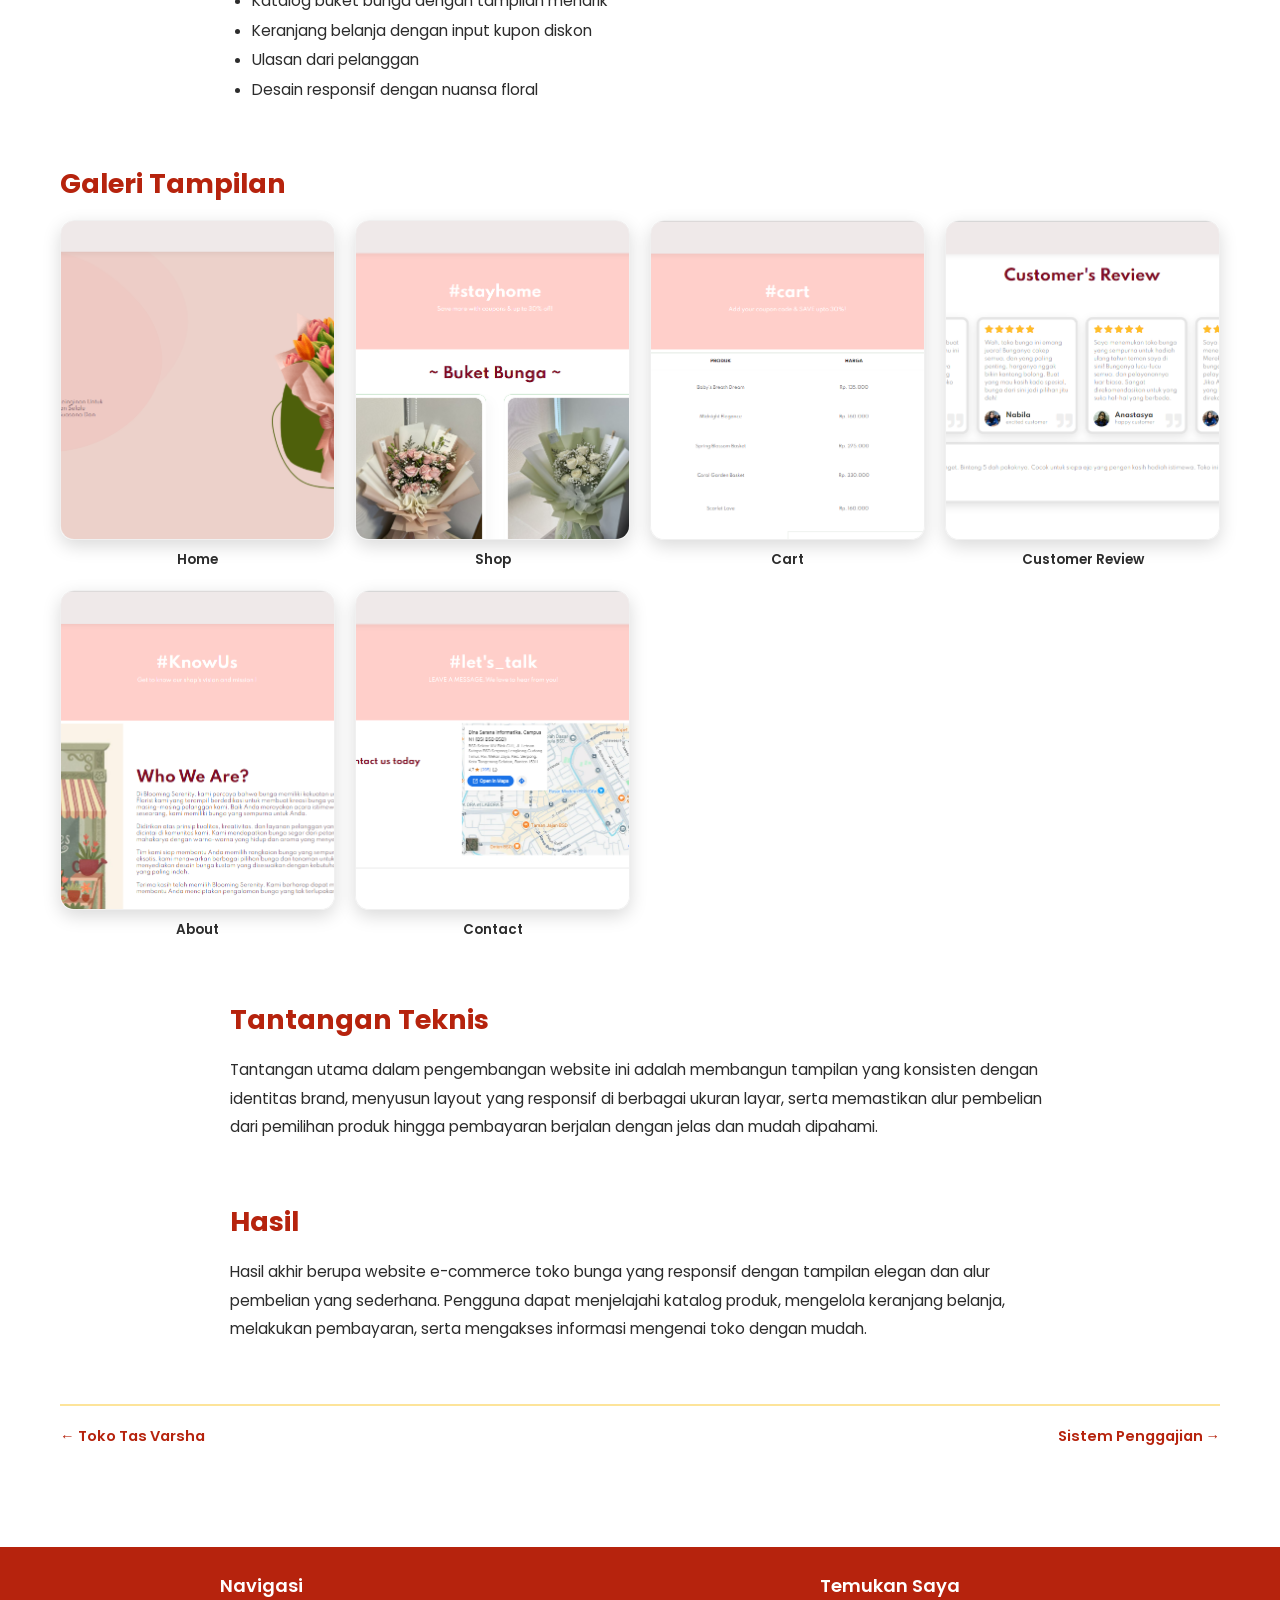
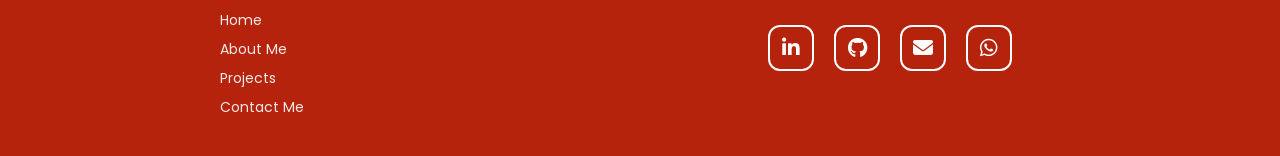
<file: projects/toko-bunga.html>
<!DOCTYPE html>
<html lang="id">
<head>
    <meta charset="UTF-8">
    <meta name="viewport" content="width=device-width, initial-scale=1.0">
    <title>Website Toko Bunga - Sifa Andriyani</title>
    <link rel="stylesheet" href="https://cdnjs.cloudflare.com/ajax/libs/font-awesome/6.7.2/css/all.min.css">
    <link rel="stylesheet" href="../css/style.css">
</head>
<body>

    <nav class="navbar">
        <button class="nav-toggle" type="button" aria-label="Buka menu navigasi" onclick="this.closest('.navbar').classList.toggle('nav-open')">
            <i class="fa-solid fa-bars"></i>
        </button>
        <div class="menu">
            <a href="../index.html#about">About Me</a>
            <a href="../index.html#projects" class="active">Projects</a>
            <a href="../index.html#contact">Contact Me</a>
        </div>
    </nav>

<section class="detail-hero">

    <a href="../index.html#projects" class="detail-back">&larr; Kembali ke Projects</a>

    <span class="detail-category">Web Development</span>

    <h1 class="detail-title">Website Toko Bunga</h1>

    <div class="detail-meta">
        <div class="detail-meta-item">
            <span>Peran</span>
            <p>Frontend Developer</p>
        </div>
        <div class="detail-meta-item">
            <span>Tech Stack</span>
            <div class="tag-list">
                <span class="tag">HTML5</span>
                <span class="tag">CSS3</span>
                <span class="tag">JavaScript</span>
            </div>
        </div>
        <div class="detail-meta-item">
            <span>Durasi</span>
            <p>3 minggu</p>
        </div>
        <div class="detail-meta-item">
            <span>Periode</span>
            <p>Juli 2024</p>
        </div>
    </div>

    <div class="detail-links">
        <!-- Github repo Toko Bunga -->
        <a href="https://github.com/sifandriyani/Toko-Bunga" target="_blank" class="detail-link-btn detail-link-solid">
            <i class="fa-brands fa-github"></i> Lihat di Github
        </a>
        <a href="https://toko-bunga-pi.vercel.app/" target="_blank" class="detail-link-btn detail-link-outline">
            <i class="fa-solid fa-arrow-up-right-from-square"></i> Lihat Demo
        </a>
    </div>

    <div class="detail-cover">
        <img src="../images/projects/toko-bunga.png" alt="Tampilan website Blooming Serenity">
    </div>

</section>

<section class="detail-body">

    <div class="detail-content">
        <h3>Ringkasan</h3>
        <p>
            Blooming Serenity merupakan website e-commerce toko bunga yang dirancang untuk memudahkan 
            pelanggan menjelajahi koleksi buket, melakukan pemesanan, hingga menyelesaikan pembayaran secara online. 
            Desain website mengusung tampilan yang lembut dan elegan untuk mencerminkan identitas brand.
        </p>
    </div>

    <div class="detail-content">
        <h3>Tujuan</h3>
        <p>
            Project ini bertujuan membangun website toko bunga yang responsif dan mudah digunakan, sehingga pelanggan 
            dapat melihat katalog produk, melakukan pemesanan, dan menyelesaikan transaksi dengan lebih praktis.
        </p>
    </div>

    <div class="detail-content">
        <h3>Fitur Utama</h3>
        <ul>
            <li>Katalog buket bunga dengan tampilan menarik</li>
            <li>Keranjang belanja dengan input kupon diskon</li>
            <li>Ulasan dari pelanggan</li>
            <li>Desain responsif dengan nuansa floral</li>
        </ul>
    </div>

    <div class="detail-content detail-content-wide">
        <h3>Galeri Tampilan</h3>
        <div class="detail-gallery">
            <a class="gallery-item" href="../images/projects/toko-bunga/home.png" target="_blank">
                <img src="../images/projects/toko-bunga/home.png" alt="Halaman Home Toko Bunga">
                <span>Home</span>
            </a>
            <a class="gallery-item" href="../images/projects/toko-bunga/shop.png" target="_blank">
                <img src="../images/projects/toko-bunga/shop.png" alt="Halaman Shop Toko Bunga">
                <span>Shop</span>
            </a>
            <a class="gallery-item" href="../images/projects/toko-bunga/cart.png" target="_blank">
                <img src="../images/projects/toko-bunga/cart.png" alt="Halaman Cart Toko Bunga">
                <span>Cart</span>
            </a>
            <a class="gallery-item" href="../images/projects/toko-bunga/customer-review.png" target="_blank">
                <img src="../images/projects/toko-bunga/customer-review.png" alt="Halaman Customer Review Toko Bunga">
                <span>Customer Review</span>
            </a>
            <a class="gallery-item" href="../images/projects/toko-bunga/about.png" target="_blank">
                <img src="../images/projects/toko-bunga/about.png" alt="Halaman About Toko Bunga">
                <span>About</span>
            </a>
            <a class="gallery-item" href="../images/projects/toko-bunga/contact.png" target="_blank">
                <img src="../images/projects/toko-bunga/contact.png" alt="Halaman Contact Toko Bunga">
                <span>Contact</span>
            </a>
        </div>
    </div>

    <div class="detail-content">
        <h3>Tantangan Teknis</h3>
        <p>
            Tantangan utama dalam pengembangan website ini adalah membangun tampilan yang konsisten dengan identitas brand, 
            menyusun layout yang responsif di berbagai ukuran layar, serta memastikan alur pembelian dari pemilihan produk 
            hingga pembayaran berjalan dengan jelas dan mudah dipahami.
        </p>
    </div>

    <div class="detail-content">
        <h3>Hasil</h3>
        <p>
            Hasil akhir berupa website e-commerce toko bunga yang responsif dengan tampilan elegan dan alur pembelian yang sederhana. 
            Pengguna dapat menjelajahi katalog produk, mengelola keranjang belanja, melakukan pembayaran, serta mengakses informasi 
            mengenai toko dengan mudah.
        </p>
    </div>

    <div class="detail-nav">
        <a href="varsha.html">&larr; Toko Tas Varsha</a>
        <a href="sistem-penggajian.html">Sistem Penggajian &rarr;</a>
    </div>

</section>

    <footer class="site-footer">
        <div class="footer-container">

            <div class="footer-left">
                <h2>Navigasi</h2>
                <a href="../index.html#home">Home</a>
                <a href="../index.html#about">About Me</a>
                <a href="../index.html#projects">Projects</a>
                <a href="../index.html#contact">Contact Me</a>
            </div>

            <div class="footer-center">
                <h2>Temukan Saya</h2>
                <div class="social">
                    <a href="https://linkedin.com/in/sifa-andriyani-039961422" target="_blank">
                        <i class="fa-brands fa-linkedin-in"></i>
                    </a>
                    <a href="https://github.com/sifandriyani" target="_blank">
                        <i class="fa-brands fa-github"></i>
                    </a>
                    <a href="https://mail.google.com/mail/?view=cm&fs=1&to=sifaandriyani14@gmail.com" target="_blank">
                        <i class="fa-solid fa-envelope"></i>
                    </a>
                    <a href="https://wa.me/6285782289490" target="_blank">
                        <i class="fa-brands fa-whatsapp"></i>
                    </a>
                </div>
            </div>

        </div>
    </footer>

</body>
</html>
</file>
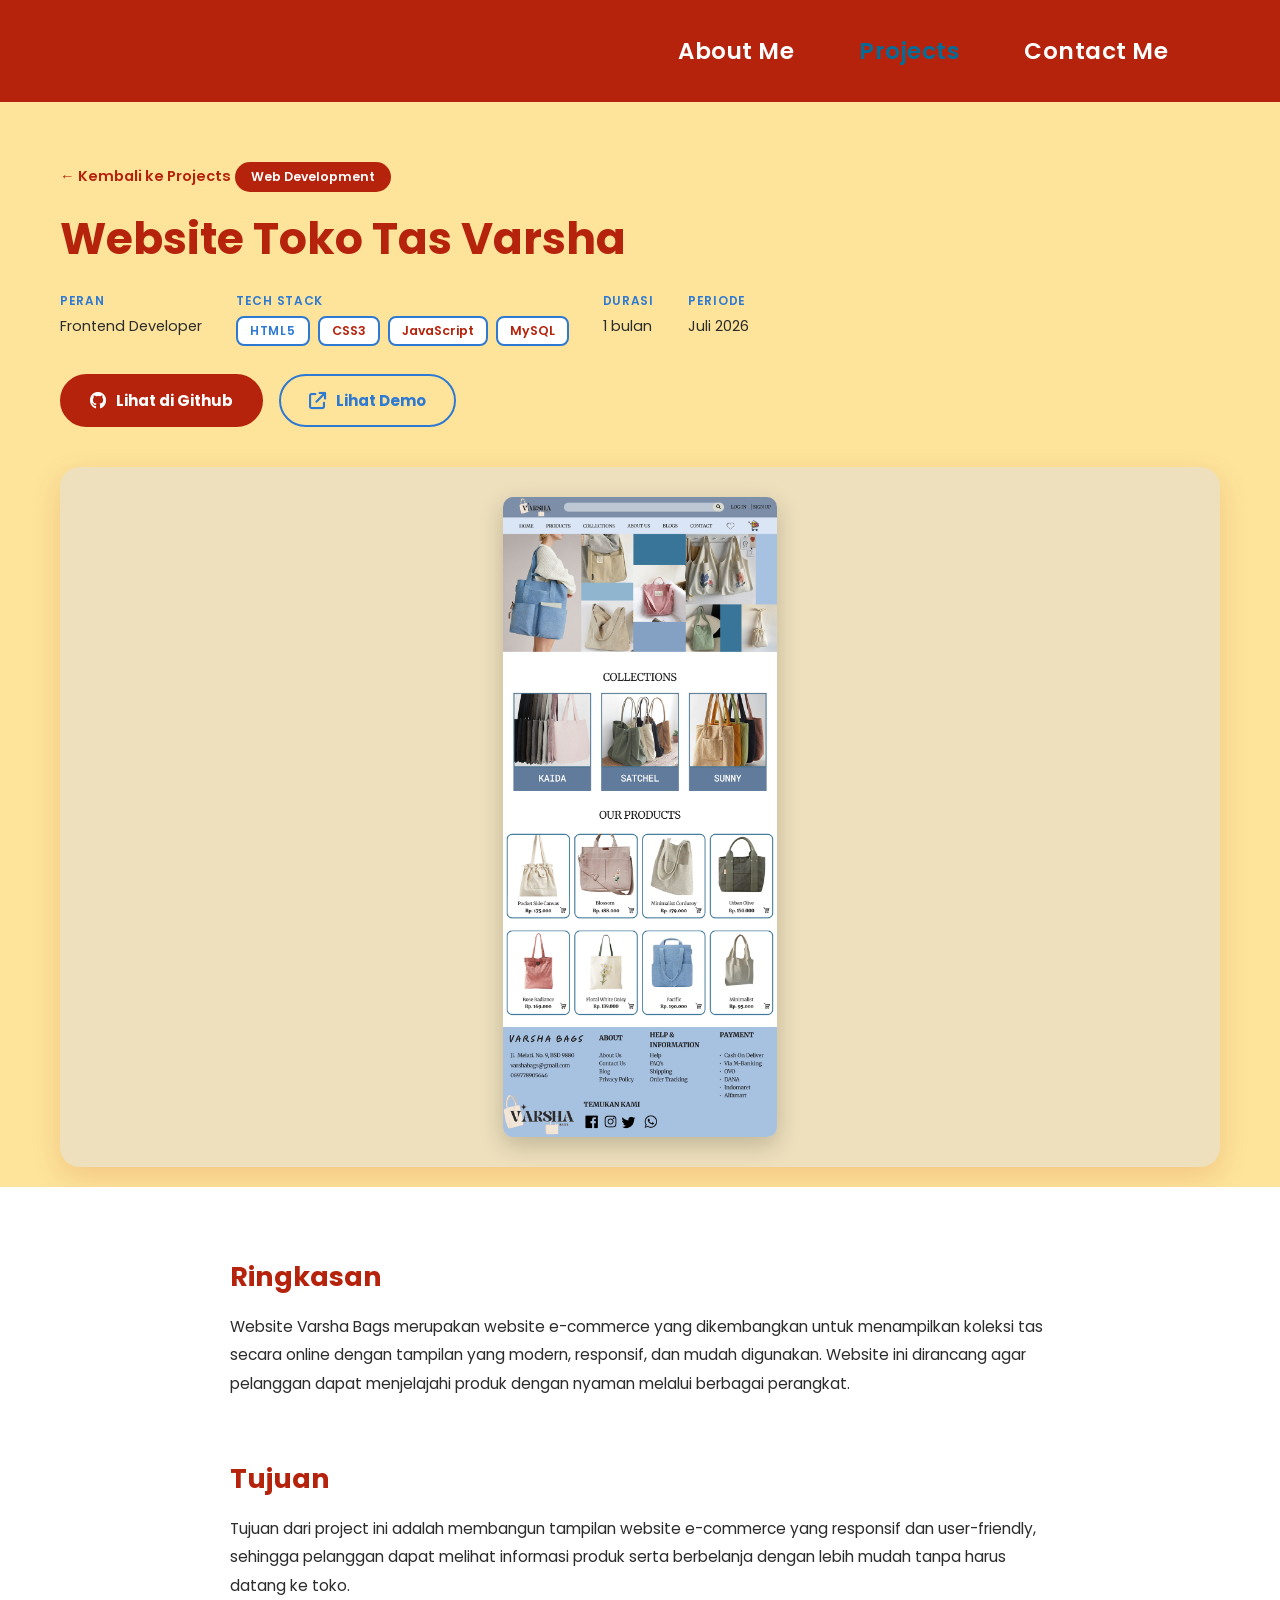
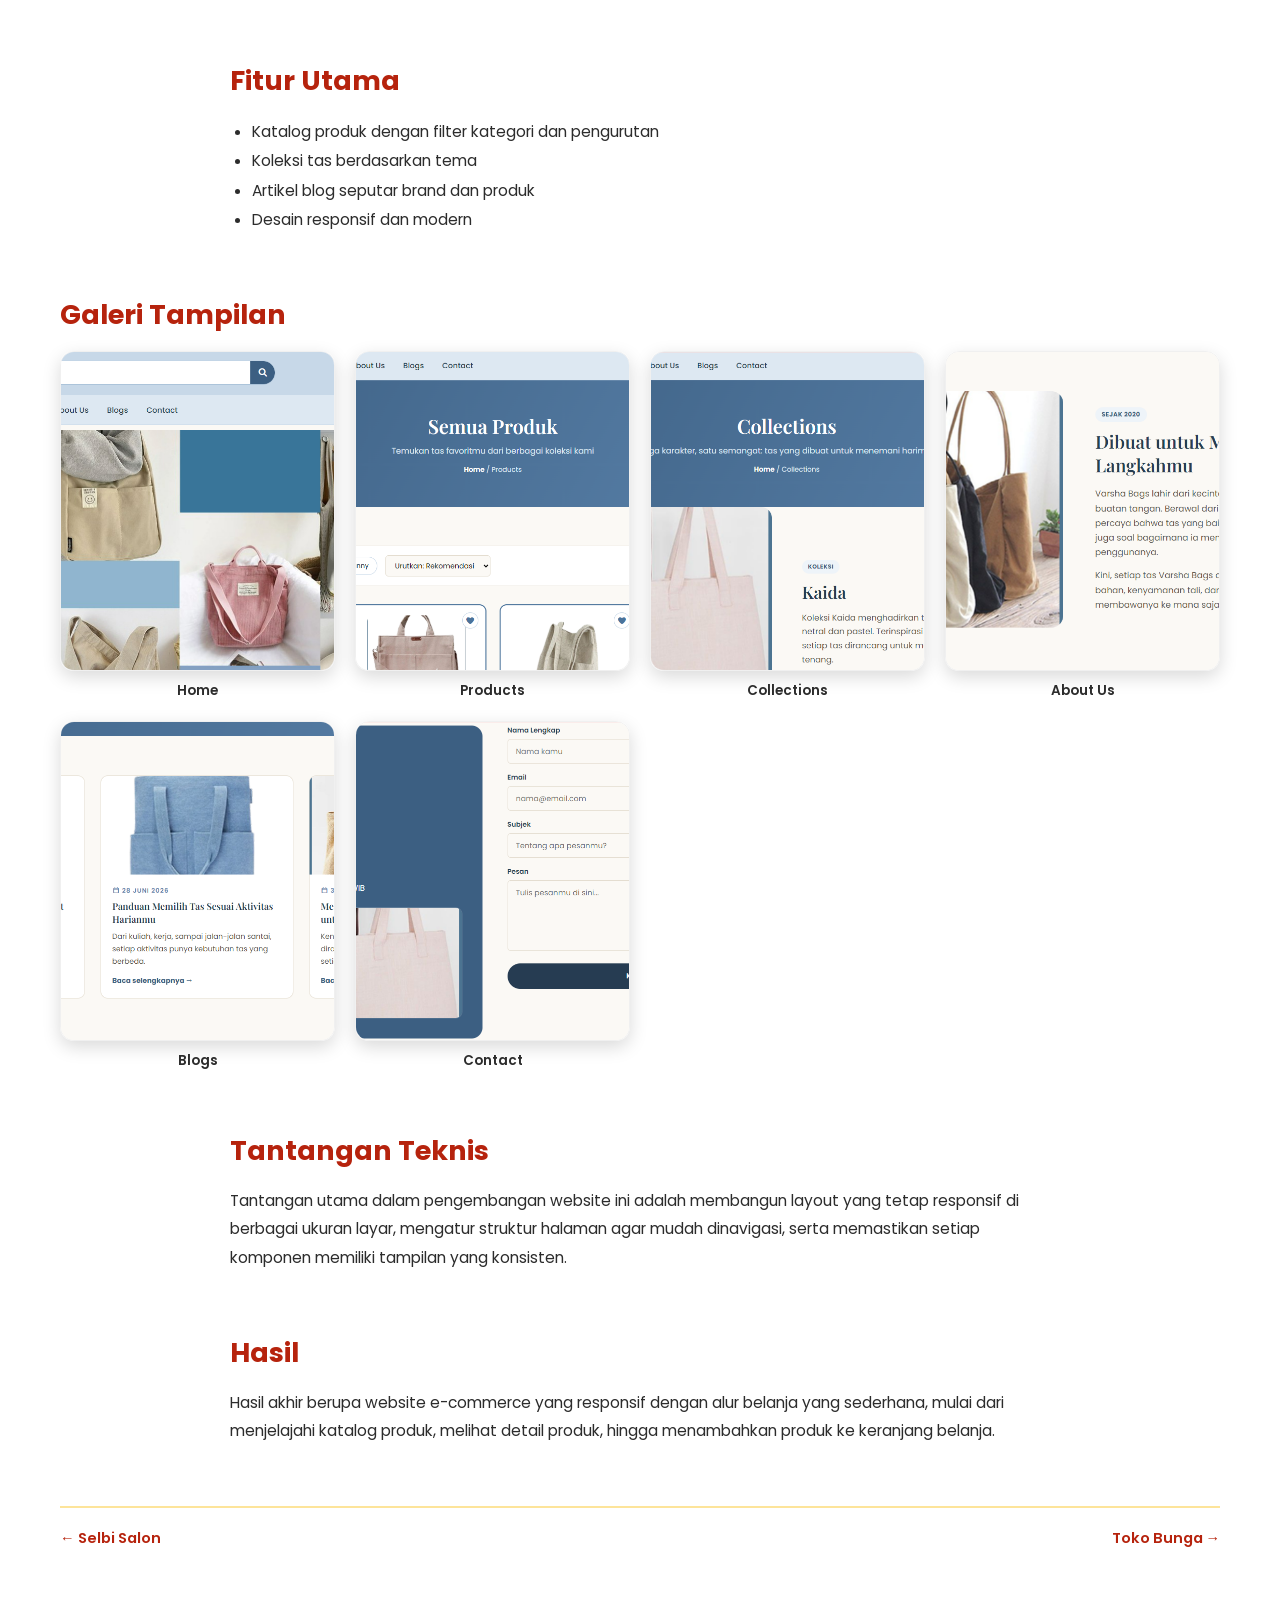
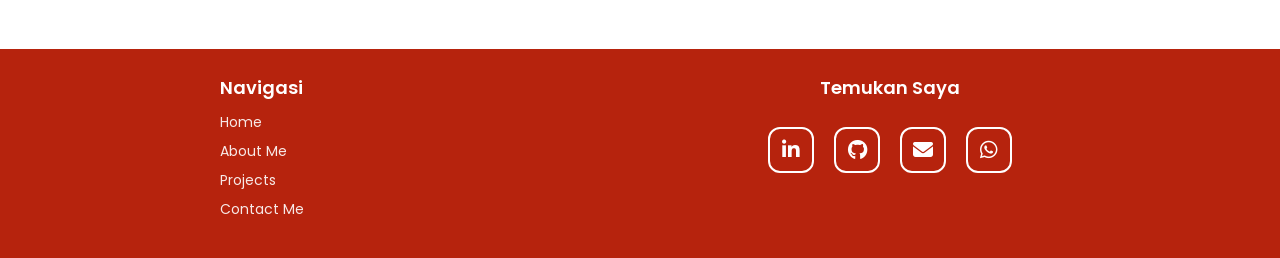
<file: projects/varsha.html>
<!DOCTYPE html>
<html lang="id">
<head>
    <meta charset="UTF-8">
    <meta name="viewport" content="width=device-width, initial-scale=1.0">
    <title>Website Toko Tas Varsha - Sifa Andriyani</title>
    <link rel="stylesheet" href="https://cdnjs.cloudflare.com/ajax/libs/font-awesome/6.7.2/css/all.min.css">
    <link rel="stylesheet" href="../css/style.css">
</head>
<body>

    <nav class="navbar">
        <button class="nav-toggle" type="button" aria-label="Buka menu navigasi" onclick="this.closest('.navbar').classList.toggle('nav-open')">
            <i class="fa-solid fa-bars"></i>
        </button>
        <div class="menu">
            <a href="../index.html#about">About Me</a>
            <a href="../index.html#projects" class="active">Projects</a>
            <a href="../index.html#contact">Contact Me</a>
        </div>
    </nav>

<section class="detail-hero">

    <a href="../index.html#projects" class="detail-back">&larr; Kembali ke Projects</a>

    <span class="detail-category">Web Development</span>

    <h1 class="detail-title">Website Toko Tas Varsha</h1>

    <div class="detail-meta">
        <div class="detail-meta-item">
            <span>Peran</span>
            <p>Frontend Developer</p>
        </div>
        <div class="detail-meta-item">
            <span>Tech Stack</span>
            <div class="tag-list">
                <span class="tag">HTML5</span>
                <span class="tag">CSS3</span>
                <span class="tag">JavaScript</span>
                <span class="tag">MySQL</span>
            </div>
        </div>
        <div class="detail-meta-item">
            <span>Durasi</span>
            <p>1 bulan</p>
        </div>
        <div class="detail-meta-item">
            <span>Periode</span>
            <p>Juli 2026</p>
        </div>
    </div>

    <div class="detail-links">
        <!-- TODO: ganti dengan link repository Github asli kamu -->
        <a href="https://github.com/username/varsha-bags" target="_blank" class="detail-link-btn detail-link-solid">
            <i class="fa-brands fa-github"></i> Lihat di Github
        </a>
        <a href="https://website-e-commerce-varsha-bag.vercel.app/" target="_blank" class="detail-link-btn detail-link-outline">
            <i class="fa-solid fa-arrow-up-right-from-square"></i> Lihat Demo
        </a>
    </div>

    <div class="detail-cover is-tall">
        <img src="../images/projects/varsha.png" alt="Tampilan website Varsha Bags">
    </div>

</section>

<section class="detail-body">

    <div class="detail-content">
        <h3>Ringkasan</h3>
        <p>
            Website Varsha Bags merupakan website e-commerce yang dikembangkan untuk menampilkan koleksi 
            tas secara online dengan tampilan yang modern, responsif, dan mudah digunakan. Website ini 
            dirancang agar pelanggan dapat menjelajahi produk dengan nyaman melalui berbagai perangkat.
        </p>
    </div>

    <div class="detail-content">
        <h3>Tujuan</h3>
        <p>
            Tujuan dari project ini adalah membangun tampilan website e-commerce yang responsif dan user-friendly, 
            sehingga pelanggan dapat melihat informasi produk serta berbelanja dengan lebih mudah tanpa harus 
            datang ke toko.
        </p>
    </div>

    <div class="detail-content">
        <h3>Fitur Utama</h3>
        <ul>
            <li>Katalog produk dengan filter kategori dan pengurutan</li>
            <li>Koleksi tas berdasarkan tema</li>
            <li>Artikel blog seputar brand dan produk</li>
            <li>Desain responsif dan modern</li>
        </ul>
    </div>

    <div class="detail-content detail-content-wide">
        <h3>Galeri Tampilan</h3>
        <div class="detail-gallery">
            <a class="gallery-item" href="../images/projects/varsha/home.png" target="_blank">
                <img src="../images/projects/varsha/home.png" alt="Halaman Home Varsha Bags">
                <span>Home</span>
            </a>
            <a class="gallery-item" href="../images/projects/varsha/products.png" target="_blank">
                <img src="../images/projects/varsha/products.png" alt="Halaman Products Varsha Bags">
                <span>Products</span>
            </a>
            <a class="gallery-item" href="../images/projects/varsha/collections.png" target="_blank">
                <img src="../images/projects/varsha/collections.png" alt="Halaman Collections Varsha Bags">
                <span>Collections</span>
            </a>
            <a class="gallery-item" href="../images/projects/varsha/about-me.png" target="_blank">
                <img src="../images/projects/varsha/about-me.png" alt="Halaman About Us Varsha Bags">
                <span>About Us</span>
            </a>
            <a class="gallery-item" href="../images/projects/varsha/blog.png" target="_blank">
                <img src="../images/projects/varsha/blog.png" alt="Halaman Blogs Varsha Bags">
                <span>Blogs</span>
            </a>
            <a class="gallery-item" href="../images/projects/varsha/contact.png" target="_blank">
                <img src="../images/projects/varsha/contact.png" alt="Halaman Contact Varsha Bags">
                <span>Contact</span>
            </a>
        </div>
    </div>

    <div class="detail-content">
        <h3>Tantangan Teknis</h3>
        <p>
            Tantangan utama dalam pengembangan website ini adalah membangun layout yang tetap responsif di berbagai 
            ukuran layar, mengatur struktur halaman agar mudah dinavigasi, serta memastikan setiap komponen memiliki 
            tampilan yang konsisten.
        </p>
    </div>

    <div class="detail-content">
        <h3>Hasil</h3>
        <p>
            Hasil akhir berupa website e-commerce yang responsif dengan alur belanja yang sederhana, mulai dari menjelajahi 
            katalog produk, melihat detail produk, hingga menambahkan produk ke keranjang belanja.
        </p>
    </div>

    <div class="detail-nav">
        <a href="selbi-salon.html">&larr; Selbi Salon</a>
        <a href="toko-bunga.html">Toko Bunga &rarr;</a>
    </div>

</section>

    <footer class="site-footer">
        <div class="footer-container">

            <div class="footer-left">
                <h2>Navigasi</h2>
                <a href="../index.html#home">Home</a>
                <a href="../index.html#about">About Me</a>
                <a href="../index.html#projects">Projects</a>
                <a href="../index.html#contact">Contact Me</a>
            </div>

            <div class="footer-center">
                <h2>Temukan Saya</h2>
                <div class="social">
                    <a href="https://linkedin.com/in/sifa-andriyani-039961422" target="_blank">
                        <i class="fa-brands fa-linkedin-in"></i>
                    </a>
                    <a href="https://github.com/sifandriyani" target="_blank">
                        <i class="fa-brands fa-github"></i>
                    </a>
                    <a href="https://mail.google.com/mail/?view=cm&fs=1&to=sifaandriyani14@gmail.com" target="_blank">
                        <i class="fa-solid fa-envelope"></i>
                    </a>
                    <a href="https://wa.me/6285782289490" target="_blank">
                        <i class="fa-brands fa-whatsapp"></i>
                    </a>
                </div>
            </div>

        </div>
    </footer>

</body>
</html>
</file>
<file: css/style.css>
/* ===== FONTS (self-hosted, no external requests) ===== */
@font-face{
    font-family:'Poppins';
    font-style:normal;
    font-weight:400;
    font-display:swap;
    src:url('fonts/poppins-latin-400-normal.woff2') format('woff2');
}
@font-face{
    font-family:'Poppins';
    font-style:normal;
    font-weight:500;
    font-display:swap;
    src:url('fonts/poppins-latin-500-normal.woff2') format('woff2');
}
@font-face{
    font-family:'Poppins';
    font-style:normal;
    font-weight:600;
    font-display:swap;
    src:url('fonts/poppins-latin-600-normal.woff2') format('woff2');
}
@font-face{
    font-family:'Poppins';
    font-style:normal;
    font-weight:700;
    font-display:swap;
    src:url('fonts/poppins-latin-700-normal.woff2') format('woff2');
}
/* ===== RESET ===== */
:root{
    --primary:#B6230D;
    --secondary:#2E79D1;
    --background:#FDE49A;
    --white:#FFFFFF;
    --black:#2C2C2C;
}

*{
    margin:0;
    padding:0;
    box-sizing:border-box;
}

html{
    scroll-behavior:smooth;
}

body{
    font-family:'Poppins', sans-serif;
    background:var(--background);
    overflow-x:hidden;
    color:var(--black);
}

a{
    text-decoration:none;
}

img{
    max-width:100%;
    display:block;
}

/* ===== NAVBAR ===== */
/* ==========================
   NAVBAR
========================== */

.navbar{
    width:100%;
    background:var(--primary);
    padding:34px 60px;
}

/* ==========================
   MENU
========================== */

.navbar .menu{
    display:flex;
    justify-content:flex-end;   /* Menu berada di kanan */
    align-items:center;
    gap:65px;                   /* Jarak antar menu */
    padding-right:80px;         /* Geser sedikit ke kiri/kanan */
}

/* ==========================
   MENU LINK
========================== */

.navbar .menu a{
    color:var(--white);
    font-family:'Poppins', sans-serif;
    font-weight:600;
    font-size:23px;
    letter-spacing:0.5px;
    transition:0.3s;
    position:relative;
    right:-28px;
}

.navbar .menu a:hover,
.navbar .menu a.active{
    color:#036D9A;
}

/* ==========================
   MOBILE NAV TOGGLE
========================== */

.nav-toggle{
    display:none;
    background:none;
    border:none;
    color:var(--white);
    font-size:26px;
    cursor:pointer;
    padding:6px;
    line-height:1;
}

/* ===== HERO ===== */
.hero{
    width:100%;
    background:var(--background);
    display:flex;
    align-items:center;
    justify-content:center;
    gap:80px;
    flex-wrap:wrap;
    padding:55px 60px 14px;
    position:relative;
}

/* Photo strip */
.photo-strip-wrap{
    position: relative;
    flex: 0 0 auto;

    transform: translate(-20px,-35px);
    
}

.photo-strip{
    width:220px;
    display:flex;
    flex-direction:column;
    gap:10px;
    padding:12px;
    border:3px dashed var(--secondary);
    border-radius:8px;
    background:repeating-linear-gradient(45deg, #dfeaff 0 8px, #f2f7ff 8px 16px);
}

.photo-slot{
    position:relative;
    height:190px;
    background:var(--white);
    border:1px solid #cfe0f7;
    border-radius:4px;
    display:flex;
    align-items:flex-end;
    justify-content:center;
    overflow:visible;
}

.photo-slot .character{
    height:96%;
    width:auto;
}

.photo-slot .hearts{
    position:absolute;
    top:-16px;
    left:50%;
    transform:translateX(-50%);
    width:65%;
}

.star{
    position:absolute;
    color:var(--secondary);
    font-size:26px;
    line-height:1;
}

.star-top{
    top:-14px;
    left:-14px;
}

.star-bottom{
    bottom:-14px;
    right:-14px;
}

.deco.note-lagu{
    position:absolute;
    left:15px;
    top:39%;
    width:50px;

    animation:floatNote 2.5s ease-in-out infinite;
}

@keyframes floatNote{
    0%{
        transform:translateY(0) rotate(0deg);
    }

    25%{
        transform:translateY(-10px) rotate(-8deg);
    }

    50%{
        transform:translateY(-18px) rotate(8deg);
    }

    75%{
        transform:translateY(-10px) rotate(-5deg);
    }

    100%{
        transform:translateY(0) rotate(0deg);
    }
}

/* Hero content */
.hero-content{
    flex:1 1 480px;
    max-width:760px;
    text-align:right;
    position:relative;
    padding-top:50px;
}

.hero-greeting{
    position: absolute;
    top: -110px;
    right: -5px;

    display: inline-block;
    width: fit-content;

    font-family: 'Poppins', sans-serif;
    font-weight: 700;
    font-size: 38px;
    line-height: 1.15;

    color: var(--primary);
    text-align: left;
}

.hero-title{
    font-family:'Poppins', sans-serif;
    font-weight:700;
    font-size:110px;
    letter-spacing:4px;
    line-height:1;
    color:var(--secondary);
    -webkit-text-stroke:2px var(--primary);
    text-transform:uppercase;

    position: relative;
    top: -80px;
    right:50px;
}

.hero-title .deco.spiral{
    position:absolute;
    left:47px;
    top:-55px;
    width:100px;

    animation:spin 8s linear infinite;
}

@keyframes spin{
    from{
        transform:rotate(0deg);
    }
    to{
        transform:rotate(360deg);
    }
}

.hero-name{
    font-family:'Poppins', sans-serif;
    font-weight:700;
    color:var(--primary);
    font-size:55px;
    position:relative;
    display:inline-block;
    margin-bottom:12px;
    top:-45px;

    left:-198px;   /* Geser ke kanan */
}

.hero-name .deco.petik{
    position:absolute;
    right:-48px;
    top:-24px;
    width:70px;

    animation:wiggle 2s ease-in-out infinite;
}

@keyframes wiggle{
    0%,100%{
        transform:rotate(0deg);
    }

    25%{
        transform:rotate(-12deg);
    }

    50%{
        transform:rotate(12deg);
    }

    75%{
        transform:rotate(-8deg);
    }
}

.hero-role{
    font-family:'Poppins', sans-serif;
    font-weight:700;
    color:var(--primary);
    font-size:28px;
    margin-bottom:20px;
    top:-35px;
    position:relative;
    left:-145px;

    animation:fadeRole 4s ease-in-out infinite;
}
@keyframes fadeRole{

    0%{
        opacity:0;
    }

    20%{
        opacity:1;
    }

    80%{
        opacity:1;
    }

    100%{
        opacity:0;
    }

}

.hero-buttons{
    display:flex;
    justify-content:space-between;
    align-items:center;
    gap:14px;
    margin:0 auto;
    width:min(460px,100%);
    max-width:460px;
    flex-wrap:nowrap;
    position:relative;
}

.hero-buttons a{
    width:calc(50% - 7px);
    padding:12px 20px;
    font-size:22px;
    font-family:'Poppins', sans-serif;
    font-weight:600;
    border-radius:38px;
    min-width:140px;
    display:flex;
    justify-content:center;
    align-items:center;
    text-align:center;
    position:relative;
    top:40px;
    right:25px;
}


.deco.kucing{
    position:absolute;
    width:90px;
    top:-23px;
    left:-40px;
    z-index:10;

    animation:kucingJump 2s ease-in-out infinite;
}

@keyframes kucingJump{
    0%,100%{
        transform:translateY(0);
    }
    50%{
        transform:translateY(-12px);
    }
}

/* Buttons */
.btn{
    display:inline-block;
    padding:14px 34px;
    border-radius:50px;
    font-weight:700;
    font-size:16px;
    font-family:'Poppins', sans-serif;
    transition:transform .2s ease, box-shadow .2s ease;
}

.btn:hover{
    transform:translateY(-2px);
}

.btn-outline{
    background:transparent;
    border:2px solid var(--primary);
    color:var(--secondary);
}

.btn-outline:hover{
    background:var(--white);
}

.btn-solid{
    background:var(--primary);
    border:2px solid var(--secondary);
    color:var(--white);
    position:relative;
    top:-80px;
    right:-5px;

    padding:16px 36px;
    font-size:20px;
    font-weight:600;
    border-radius:45px;
    display:inline-block;
}

/* ===== MARQUEE ===== */
.marquee{
    width:100%;
    background:var(--primary);
    overflow:hidden;
    padding:12px 0;
    margin:14px 0;
    position:relative;
    top:-90px;
}

.marquee-track{
    display:flex;
    width:max-content;
    animation:marquee 22s linear infinite;
}

.marquee-track span{
    color:var(--white);
    font-weight:700;
    font-size:15px;
    letter-spacing:2px;
    white-space:nowrap;
    padding-right:0;
}

@keyframes marquee{
    from{ transform:translateX(0); }
    to{ transform:translateX(-50%); }
}

/* ===== CTA ===== */
.cta{
    width:100%;
    background:var(--background);
    text-align:center;
    padding:90px 20px;
}

.cta-inner{
    display:flex;
    flex-direction:column;
    align-items:center;
    justify-content:center;
    gap:18px;
}

.cta-cat{
    width:90px;
    max-width:90px;
    object-fit:contain;
    animation:ctaCatGrow 3s ease-in-out infinite;
    position:relative;
    top:-60px;
}

@keyframes ctaCatGrow{
    0%{
        transform:scale(0.85) translateY(6px);
        opacity:0.9;
    }
    40%{
        transform:scale(1.05) translateY(-2px);
        opacity:1;
    }
    60%{
        transform:scale(0.98) translateY(-1px);
    }
    100%{
        transform:scale(0.95) translateY(0);
        opacity:0.95;
    }
}

.cta-text{
    font-family:'Poppins', sans-serif;
    font-weight:700;
    color:var(--primary);
    font-size:32px;
    margin-bottom:30px;
    top:-40px;
    position:relative;
}


/* ===== FOOTER ===== */
.site-footer{
    width:100%;
    background:var(--primary);
    padding:10px 20px 40px;
}

.footer-container{
    display:grid;
    grid-template-columns:1fr 1fr;
    align-items:start;
    max-width:1000px;
    margin:auto;
    position:relative;
    top:15px;
}

.footer-container.footer-solo{
    grid-template-columns:1fr;
    justify-items:center;
    text-align:center;
}


.footer-left{
    width:220px;
    margin-left:80px;
}

.footer-solo .footer-left{
    margin-left:0;
}

.footer-center{
    flex:1;
    display:flex;
    flex-direction:column;
    align-items:center;
    justify-content:center;
    text-align:center;
}

.footer-left h2,
.footer-center h2{
    color:var(--white);
    font-family:'Poppins', sans-serif;
    font-weight:600;
    font-size:18px;
    margin-bottom:16px;
}

.footer-left a{
    display:block;
    color:var(--white);
    opacity:.9;
    font-size:14px;
    margin-bottom:8px;

    position:relative;
    top:-5px;
}

.footer-left a:hover{
    opacity:1;
    text-decoration:underline;
}

.footer-center .social{
    display:flex;
    justify-content:center;
    align-items:center;
    gap:20px;
    margin-top:10px;
}

.footer-center .social a{
    width:46px;
    height:46px;
    border:2px solid white;
    border-radius:12px;

    display:flex;
    justify-content:center;
    align-items:center;

    color:white;
    font-size:20px;

    transition:.3s;
}

.footer-center .social a:hover{
    background:white;
    color:var(--primary);
}

/* ===== RESPONSIVE ===== */
@media (max-width:900px){
    .hero{
        flex-direction:column;
        align-items:flex-start;
        text-align:center;
        gap:28px;
        padding:28px 22px 10px;
    }
    .hero-content{
        text-align:center;
        padding-top:20px;
        width:100%;
        max-width:100%;
        display:flex;
        flex-direction:column;
        align-items:center;
    }
    .hero-buttons{
        justify-content:center;
        transform:none;
        left:0;
        top:0;
        width:100%;
        max-width:100%;
    }
    .hero-buttons a{
        width:calc(50% - 7px);
        padding:12px 18px;
        font-size:18px;
        min-width:130px;
        right:auto;
        left:auto;
    }
    .hero-title{
        font-size:56px;
        top:0;
        right:0;
    }
    .hero-name,
    .hero-role,
    .hero-greeting{
        position:static;
        left:auto;
        top:auto;
        right:auto;
        margin:0;
        max-width:none;
        text-align:center;
    }
    .hero-name{
        left:0;
        top:0;
    }
    .hero-role{
        left:0;
        top:0;
    }
    .navbar .menu{
        gap:28px;
    }
}

/* ===== SECTION TITLES (shared) ===== */
.section-title{
    font-family:'Poppins', sans-serif;
    font-weight:700;
    color:var(--primary);
    font-size:52px;
    text-align:center;
    margin-bottom:16px;
    position:relative;
    top:-30px;
}

.section-subtitle{
    max-width:720px;
    margin:0 auto 50px;
    text-align:center;
    color:var(--black);
    font-size:17px;
    line-height:1.6;
    opacity:.85;
}

.subsection-title{
    font-family:'Poppins', sans-serif;
    font-weight:700;
    color:var(--primary);
    font-size:34px;
    text-align:center;
    margin:40px 0 26px;
}

/* ===== ABOUT ===== */
.about{
    width:100%;
    background:var(--background);
    padding:60px 60px 50px;
}

.about-wrap{
    max-width:1200px;
    margin:0 auto;
    display:flex;
    justify-content:space-between;
    align-items:center;
    gap:80px;
    position:relative;
    right:0;
    top:0;
}

.about-text{
    flex:1;
    max-width:560px;
    min-width:0;
}

.about-name{
    margin-bottom:25px;
}

.about-hello{
    display:flex;
    align-items:center;
    gap:10px;
    margin-bottom:0;
}

.about-hello span{
    font-family:'Poppins',sans-serif;
    font-size:48px;
    font-weight:700;
    color:var(--primary);
}

.about-name h3{
    font-family:'Poppins',sans-serif;
    font-size:54px;
    font-weight:700;
    color:var(--primary);
    line-height:1.1;
    margin:0;
    margin-top:0;
}

.about-emot{
    width:140px;      /* bebas diperbesar */
    height:auto;
    display:block;
    flex-shrink:0;
    position: relative;
    top:-4px;
    right:-15px;
}

.about-text p{
    font-family:'Poppins',sans-serif;
    font-size:18px;
    line-height:1.9;
    color:var(--black);
}

.about-photo{
    position:relative;
    width:600px;
    flex-shrink:0;
    right:0;
    top:0;
}

.about-photo .photo-frame{
    width:100%;
    display:block;
}

.about-photo .photo-pic{
    position:absolute;
    top:20.4%;
    left:26.2%;
    width:47.4%;
    height:48.6%;
    object-fit:cover;
    object-position:center 20%;
}

.about-photo .photo-fox{
    position:absolute;
    top:30px;
    left:50px;
    width:170px;
    animation:kucingJump 2.4s ease-in-out infinite;
}

/* ===== ABOUT: SECTION NAV CARDS ===== */
.section-nav{
    width:100%;
    background:var(--background);
    padding:10px 60px 80px;
}

.section-nav-grid{
    max-width:1000px;
    margin:0 auto;
    display:flex;
    flex-wrap:wrap;
    justify-content:center;
    gap:20px;
}

.section-nav-card{
    flex:1 1 220px;
    max-width:270px;
    background:var(--white);
    border:3px solid var(--secondary);
    border-radius:18px;
    padding:20px 16px;
    display:flex;
    flex-direction:column;
    align-items:center;
    text-align:center;
    gap:8px;
    text-decoration:none;
    transition:.25s;
}

.section-nav-card:hover{
    transform:translateY(-4px);
    background:var(--background);
    box-shadow:0 10px 18px rgba(182,35,13,.16);
}

.section-nav-icon{
    width:46px;
    height:46px;
    border-radius:50%;
    background:var(--primary);
    color:var(--white);
    display:flex;
    align-items:center;
    justify-content:center;
    font-size:18px;
    transition:.25s;
}

.section-nav-card:hover .section-nav-icon{
    background:var(--secondary);
    transform:scale(1.05) rotate(-4deg);
}

.section-nav-card h3{
    font-family:'Baloo 2', sans-serif;
    font-weight:700;
    color:var(--primary);
    font-size:18px;
}

.section-nav-card p{
    font-family:'Poppins', sans-serif;
    font-size:11.5px;
    line-height:1.5;
    color:var(--black);
    opacity:.8;
}

.section-nav-more{
    display:inline-flex;
    align-items:center;
    gap:8px;
    font-family:'Poppins', sans-serif;
    font-weight:600;
    font-size:11.5px;
    color:var(--secondary);
    margin-top:2px;
}

.section-nav-card:hover .section-nav-more{
    gap:10px;
}

.section-nav-more i{
    font-size:11px;
    transition:.25s;
}

@media (max-width:900px){
    .section-nav{
        padding-left:24px;
        padding-right:24px;
    }
}

/* ===== SKILLS & TOOLS ===== */
.skills-tools{
    width:100%;
    background:var(--background);
    padding:24px 60px 80px;
}

.badge-grid{
    max-width:1000px;
    margin:0 auto;
    display:flex;
    flex-wrap:wrap;
    justify-content:center;
    gap:24px;
}

.badge-box{
    min-width:190px;
    height:130px;
    padding:16px 24px;
    display:flex;
    flex-direction:column;
    align-items:center;
    justify-content:center;
    gap:10px;
    text-align:center;
    background:var(--background);
    border:3px solid var(--secondary);
    border-radius:16px;
    font-family:'Poppins', sans-serif;
    font-weight:700;
    font-size:20px;
    color:var(--primary);
    transition:.25s;
}

.badge-box i{
    font-size:32px;
    color:var(--secondary);
}

.badge-box:hover{
    background:var(--white);
    transform:translateY(-4px);
    box-shadow:0 8px 18px rgba(182,35,13,.18);
}

.badge-box:hover i{
    color:var(--primary);
}

/* ===== CERTIFICATES ===== */
.certificates{
    width:100%;
    background:var(--background);
    padding:24px 60px 90px;
}

.cert-grid{
    max-width:1200px;
    margin:0 auto;
    display:flex;
    flex-wrap:wrap;
    justify-content:center;
    gap:34px;
}

.cert-card{
    flex:1 1 320px;
    max-width:360px;
    background:var(--white);
    border-radius:18px;
    overflow:hidden;
    box-shadow:0 6px 20px rgba(182,35,13,.12);
    transition:.25s;
}

.cert-card:hover{
    transform:translateY(-6px);
    box-shadow:0 12px 26px rgba(182,35,13,.2);
}

.cert-card img{
    width:100%;
    aspect-ratio:4/3;
    object-fit:cover;
    border-bottom:3px solid var(--secondary);
}

.cert-card h4{
    font-family:'Poppins', sans-serif;
    font-weight:700;
    color:var(--primary);
    font-size:22px;
    margin:18px 20px 6px;
}

.cert-card p{
    font-family:'Poppins', sans-serif;
    font-size:14.5px;
    color:var(--black);
    margin:0 20px 14px;
    opacity:.85;
    line-height:1.5;
}

.cert-card .cert-date{
    display:block;
    margin:0 20px 20px;
    font-size:13px;
    font-weight:600;
    color:var(--secondary);
}

/* ===== RESPONSIVE: ABOUT / SKILLS / CERTIFICATES ===== */
@media (max-width:900px){
    .about,
    .skills-tools,
    .certificates{
        padding-left:24px;
        padding-right:24px;
    }

    .about-wrap{
        flex-direction:column;
        text-align:center;
        right:0;
        top:0;
        gap:24px;
    }

    .about-photo{
        order:-1;
        width:min(90vw, 300px);
        right:0;
        top:0;
    }

    .about-text{
        max-width:100%;
        order:2;
    }

    .about-hello{
        justify-content:center;
        flex-wrap:wrap;
    }

    .about-hello span{
        font-size:clamp(2rem, 6vw, 3.2rem);
    }

    .about-name h3{
        font-size:clamp(2.5rem, 7vw, 4rem);
        margin-top:0;
    }

    .about-emot{
        width:clamp(100px, 26vw, 170px);
        right:30px;
        top:0;
    }

    .about-text p{
        font-size:16px;
        line-height:1.8;
    }

    .about-photo .photo-fox{
        width:120px;
        left:20px;
        top:18px;
    }

    .about-name{
        justify-content:center;
    }

    .section-title{
        font-size:38px;
    }

    .badge-box{
        min-width:140px;
        height:110px;
        font-size:16px;
    }

    .badge-box i{
        font-size:26px;
    }
}

@media (max-width:600px){
    .about{
        padding:28px 18px 52px;
    }

    .section-title{
        font-size:2.1rem;
        margin-bottom:10px;
    }

    .about-wrap{
        gap:20px;
    }

    .about-hello{
        gap:8px;
    }

    .about-name h3{
        font-size:2.1rem;
        line-height:1.15;
    }

    .about-text p{
        font-size:0.96rem;
    }

    .about-photo{
        width:min(82vw, 260px);
    }

    .about-photo .photo-fox{
        width:94px;
        left:12px;
        top:10px;
    }

    .section-nav-grid,
    .cert-grid,
    .badge-grid{
        display:grid;
        grid-template-columns:1fr;
        gap:18px;
    }

    .section-nav-card,
    .cert-card,
    .badge-box{
        width:100%;
        max-width:none;
        min-width:0;
        flex:1 1 100%;
    }

    .project-grid{
        display:grid;
        grid-template-columns:repeat(2, minmax(140px, 1fr));
        gap:14px;
    }

    .project-card{
        flex:1 1 100%;
        max-width:none;
        min-width:0;
    }

    .project-body{
        padding:12px 12px 16px;
    }

    .project-body h4{
        font-size:13px;
        line-height:1.4;
        margin-bottom:8px;
    }

    .project-period{
        font-size:10px;
        margin-bottom:6px;
    }

    .view-details{
        font-size:12px;
    }

    .section-nav-card{
        padding:18px 14px;
    }

    .badge-box{
        height:auto;
        min-height:110px;
    }
}

/* ===== PROJECTS ===== */
.projects{
    width:100%;
    background:var(--background);
    padding:30px 60px 90px;
}

.subsection-title-left{
    text-align:left;
    max-width:1200px;
    margin:50px auto 26px;
}

.project-grid{
    max-width:1200px;
    margin:0 auto;
    display:flex;
    flex-wrap:wrap;
    justify-content:center;
    gap:30px;
}

.project-card{
    flex:1 1 340px;
    max-width:380px;
    background:var(--white);
    border-radius:18px;
    overflow:hidden;
    box-shadow:0 6px 20px rgba(182,35,13,.12);
    transition:.25s;
}

.project-card:hover{
    transform:translateY(-6px);
    box-shadow:0 12px 26px rgba(182,35,13,.2);
}

.project-thumb{
    position:relative;
    width:100%;
    aspect-ratio:4/3.1;
    overflow:hidden;
    background:#eef1f4;
}

.project-thumb.thumb-img img{
    width:100%;
    height:100%;
    object-fit:cover;
    object-position:top center;
}

.project-body{
    padding:18px 20px 22px;
}

.project-body h4{
    font-family:'Poppins', sans-serif;
    font-weight:700;
    color:var(--primary);
    font-size:21px;
    line-height:1.3;
    margin-bottom:14px;
}

.project-period{
    display:block;
    width:100%;
    text-align:right;

    font-family:'Poppins', sans-serif;
    font-weight:600;
    font-size:12.5px;
    letter-spacing:.4px;
    text-transform:uppercase;
    color:var(--secondary);
    margin-bottom:8px;
}

.view-details{
    display:inline-block;
    font-family:'Poppins', sans-serif;
    font-weight:600;
    font-size:14.5px;
    color:var(--secondary);
    text-decoration:none;
    border-bottom:2px solid transparent;
    transition:.2s;
}

.view-details:hover{
    border-bottom-color:var(--secondary);
}

/* -- Posyandu -- */
.thumb-posyandu{
    background:#dfeaf1;
    display:flex;
    flex-direction:column;
    align-items:center;
    justify-content:center;
    gap:10px;
    padding:20px;
}

.thumb-house{
    width:52px;
    height:52px;
    color:#2f95b3;
}

.thumb-brand{
    font-family:'Poppins', sans-serif;
    font-weight:700;
    font-size:22px;
    color:#2f6f8a;
    letter-spacing:.5px;
}

.thumb-field{
    width:78%;
    background:#f3f7fa;
    border-radius:10px;
    padding:9px 14px;
    font-family:'Poppins', sans-serif;
    font-size:13px;
    color:#4a5b66;
    display:flex;
    align-items:center;
    gap:8px;
}

.thumb-field .thumb-ic{
    font-size:12px;
    opacity:.7;
}

.thumb-link{
    font-family:'Poppins', sans-serif;
    font-size:11px;
    color:#6d8492;
}

/* -- Flicks -- */
.thumb-flicks{
    background:#e8ebee;
    display:flex;
    align-items:center;
    justify-content:center;
}

.thumb-flicks .blob{
    position:absolute;
    border-radius:50%;
    filter:blur(2px);
}

.thumb-flicks .blob-a{
    width:170px;
    height:170px;
    background:#eec3a6;
    top:-40px;
    right:-40px;
}

.thumb-flicks .blob-b{
    width:150px;
    height:150px;
    background:#a9d8d3;
    bottom:-50px;
    left:-40px;
}

.thumb-flicks-text{
    position:relative;
    z-index:1;
    font-family:'Poppins', sans-serif;
    font-weight:700;
    font-size:26px;
    text-align:center;
    color:#3c4b8f;
    line-height:1.25;
    padding:0 16px;
}

/* -- Selbi Salon -- */
.thumb-salon{
    background:#fff;
    display:flex;
    flex-direction:column;
}

.thumb-nav{
    background:#161616;
    color:#fff;
    font-family:'Poppins', sans-serif;
    font-size:10.5px;
    display:flex;
    justify-content:space-between;
    align-items:center;
    padding:8px 12px;
}

.thumb-nav-links{
    opacity:.8;
    font-size:9px;
}

.thumb-salon-body{
    flex:1;
    display:flex;
}

.thumb-salon-info{
    flex:1;
    padding:14px;
    display:flex;
    flex-direction:column;
    justify-content:center;
    gap:6px;
}

.thumb-salon-info strong{
    font-family:'Poppins', sans-serif;
    font-size:19px;
    color:#2b2b2b;
}

.thumb-salon-info p{
    font-family:'Poppins', sans-serif;
    font-size:9.5px;
    color:#666;
    line-height:1.4;
}

.thumb-btn{
    display:inline-block;
    background:#161616;
    color:#fff;
    font-family:'Poppins', sans-serif;
    font-size:9px;
    padding:6px 10px;
    border-radius:6px;
    width:fit-content;
    margin-top:4px;
}

.thumb-salon-photo{
    flex:1;
    background:linear-gradient(135deg,#d9c3ad,#8a6f56);
}

/* -- Varsha -- */
.thumb-varsha{
    background:#fff;
    display:flex;
    flex-direction:column;
}

.thumb-nav-light{
    background:#f4f4f4;
    color:#333;
}

.thumb-nav-light .thumb-nav-links{
    color:#666;
}

.thumb-varsha-hero{
    flex:1;
    background:linear-gradient(120deg,#b8c9dd,#e3d9c8 60%,#8fa7c4);
}

.thumb-varsha-grid{
    display:flex;
    gap:4px;
    padding:6px;
    background:#fff;
}

.thumb-varsha-grid span{
    flex:1;
    height:28px;
    border-radius:4px;
    background:#ddd;
}

.thumb-varsha-grid span:nth-child(1){ background:#3a3a3a; }
.thumb-varsha-grid span:nth-child(2){ background:#cfd8c9; }
.thumb-varsha-grid span:nth-child(3){ background:#c8a97e; }

/* -- Bunga -- */
.thumb-bunga{
    background:#fdf3f0;
    display:flex;
    flex-direction:column;
}

.thumb-bunga-body{
    flex:1;
    display:flex;
    align-items:center;
}

.thumb-bunga-body > div:first-child{
    flex:1;
    padding:14px;
    display:flex;
    flex-direction:column;
    gap:6px;
}

.thumb-bunga-body strong{
    font-family:'Poppins', sans-serif;
    font-size:17px;
    color:#4a3b34;
}

.thumb-bunga-body p{
    font-family:'Poppins', sans-serif;
    font-size:9px;
    color:#8a746a;
}

.thumb-btn-pink{
    background:#e28a7d;
}

.thumb-bunga-photo{
    flex:1;
    align-self:stretch;
    background:radial-gradient(circle at 40% 40%, #f3b6c4, #e8899a 70%);
}

/* -- Payroll -- */
.thumb-payroll{
    background:#fff;
    display:flex;
}

.thumb-payroll-side{
    width:34%;
    background:#1c2541;
    color:#fff;
    display:flex;
    flex-direction:column;
    gap:10px;
    padding:14px 10px;
    font-family:'Poppins', sans-serif;
    font-size:9px;
}

.thumb-payroll-side .thumb-ic{
    background:#b6230d;
    width:20px;
    height:20px;
    border-radius:5px;
    display:flex;
    align-items:center;
    justify-content:center;
    font-size:9px;
    margin-bottom:4px;
}

.thumb-payroll-main{
    flex:1;
    padding:14px;
    display:flex;
    flex-direction:column;
    gap:8px;
}

.thumb-payroll-main strong{
    font-family:'Poppins', sans-serif;
    font-size:14px;
    color:#2b2b2b;
}

.thumb-payroll-main p{
    font-family:'Poppins', sans-serif;
    font-size:8.5px;
    color:#777;
}

.thumb-payroll-stats{
    display:flex;
    gap:6px;
}

.thumb-payroll-stats span{
    flex:1;
    height:26px;
    background:#f2f4f7;
    border-radius:6px;
    border:1px solid #e5e8ec;
}

.thumb-payroll-table{
    display:flex;
    flex-direction:column;
    gap:4px;
}

.thumb-payroll-table span{
    height:8px;
    background:#eef0f3;
    border-radius:3px;
}

.thumb-payroll-table span:nth-child(1){ width:100%; }
.thumb-payroll-table span:nth-child(2){ width:90%; }
.thumb-payroll-table span:nth-child(3){ width:95%; }
.thumb-payroll-table span:nth-child(4){ width:85%; }

/* ===== RESPONSIVE: PROJECTS ===== */
@media (max-width:900px){
    .projects{
        padding-left:24px;
        padding-right:24px;
    }

    .subsection-title-left{
        text-align:center;
    }
}

/* ===== PROJECT DETAIL PAGE ===== */
.detail-hero{
    width:100%;
    background:var(--background);
    padding:60px 60px 20px;
}

.detail-back{
    display:inline-flex;
    align-items:center;
    gap:8px;
    font-family:'Poppins', sans-serif;
    font-weight:600;
    font-size:14.5px;
    color:var(--primary);
    text-decoration:none;
    margin-bottom:26px;
}

.detail-back:hover{ text-decoration:underline; }

.detail-category{
    display:inline-block;
    background:var(--primary);
    color:#fff;
    font-family:'Poppins', sans-serif;
    font-weight:600;
    font-size:12.5px;
    padding:6px 16px;
    border-radius:999px;
    margin-bottom:16px;
}

.detail-title{
    font-family:'Poppins', sans-serif;
    font-weight:700;
    color:var(--primary);
    font-size:44px;
    max-width:820px;
    line-height:1.2;
    margin-bottom:26px;
}

.detail-meta{
    display:flex;
    flex-wrap:wrap;
    gap:34px;
    max-width:900px;
    margin-bottom:10px;
}

.detail-meta-item{
    display:flex;
    flex-direction:column;
    gap:6px;
}

.detail-meta-item span:first-child{
    font-family:'Poppins', sans-serif;
    font-weight:600;
    font-size:12px;
    text-transform:uppercase;
    letter-spacing:.06em;
    color:var(--secondary);
}

.tag-list{
    display:flex;
    flex-wrap:wrap;
    gap:8px;
}

.tag{
    background:#fff;
    border:2px solid var(--secondary);
    color:var(--primary);
    font-family:'Poppins', sans-serif;
    font-weight:600;
    font-size:12.5px;
    padding:4px 12px;
    border-radius:8px;
}

.detail-meta-item p{
    font-family:'Poppins', sans-serif;
    font-size:14.5px;
    color:var(--black);
}

.detail-cover{
    max-width:1200px;
    margin:40px auto 0;
    border-radius:20px;
    overflow:hidden;
    box-shadow:0 10px 30px rgba(182,35,13,.15);
    background:#eee0bd;
}

.detail-cover img{
    display:block;
    width:100%;
}

.detail-cover.is-mobile{
    display:flex;
    justify-content:center;
    padding:36px 0;
}

.detail-cover.is-mobile img{
    width:auto;
    max-width:340px;
    max-height:640px;
    border-radius:16px;
    box-shadow:0 8px 24px rgba(0,0,0,.25);
}

.detail-cover.is-tall{
    display:flex;
    justify-content:center;
    padding:30px 0;
}

.detail-cover.is-tall img{
    width:auto;
    max-width:620px;
    max-height:640px;
    border-radius:10px;
    box-shadow:0 8px 24px rgba(0,0,0,.2);
}

.detail-links{
    max-width:1200px;
    margin:28px auto 0;
    display:flex;
    flex-wrap:wrap;
    gap:16px;
}

.detail-link-btn{
    display:inline-flex;
    align-items:center;
    gap:10px;
    padding:13px 28px;
    border-radius:50px;
    font-family:'Poppins', sans-serif;
    font-weight:700;
    font-size:15px;
    text-decoration:none;
    transition:transform .2s ease, box-shadow .2s ease;
}

.detail-link-btn:hover{
    transform:translateY(-2px);
}

.detail-link-btn i{
    font-size:17px;
}

.detail-link-solid{
    background:var(--primary);
    border:2px solid var(--primary);
    color:var(--white);
}

.detail-link-solid:hover{
    box-shadow:0 8px 18px rgba(182,35,13,.3);
}

.detail-link-outline{
    background:transparent;
    border:2px solid var(--secondary);
    color:var(--secondary);
}

.detail-link-outline:hover{
    background:var(--secondary);
    color:var(--white);
}

.detail-cover .project-thumb{
    aspect-ratio:16/8;
}

.detail-content-wide{
    max-width:1200px !important;
}

.gallery-note{
    font-family:'Poppins', sans-serif;
    font-size:13.5px;
    color:#b6230d;
    margin-top:-8px;
    margin-bottom:24px;
}

.detail-gallery{
    display:grid;
    grid-template-columns:repeat(auto-fit, minmax(260px, 1fr));
    gap:20px;
}

.gallery-placeholder{
    aspect-ratio:16/10;
    border:2px dashed var(--secondary);
    border-radius:14px;
    display:flex;
    flex-direction:column;
    align-items:center;
    justify-content:center;
    gap:10px;
    background:#fbf6e9;
    color:var(--secondary);
    text-align:center;
    padding:16px;
}

.gallery-placeholder i{
    font-size:26px;
}

.gallery-placeholder span{
    font-family:'Poppins', sans-serif;
    font-size:13px;
    font-weight:600;
}

.detail-gallery img{
    width:100%;
    aspect-ratio:16/10;
    object-fit:cover;
    border-radius:14px;
    box-shadow:0 6px 18px rgba(0,0,0,.15);
    display:block;
}

.gallery-item{
    display:block;
    text-decoration:none;
    cursor:zoom-in;
}

.gallery-item img{
    width:100%;
    height:320px;
    object-fit:cover;
    object-position:top;
    border-radius:14px;
    box-shadow:0 6px 18px rgba(0,0,0,.15);
    display:block;
    border:1px solid rgba(0,0,0,.06);
    transition:transform .2s ease, box-shadow .2s ease;
}

.gallery-item:hover img{
    transform:translateY(-4px);
    box-shadow:0 12px 26px rgba(0,0,0,.22);
}

.detail-gallery.gallery-mobile{
    grid-template-columns:repeat(auto-fit, minmax(170px, 1fr));
}

.gallery-item.is-mobile{
    display:flex;
    flex-direction:column;
    align-items:center;
}

.gallery-item.is-mobile img{
    width:auto;
    height:360px;
    max-width:100%;
    object-fit:contain;
    object-position:top;
    background:#eee0bd;
    padding:10px;
    border-radius:16px;
}

.gallery-item span{
    display:block;
    margin-top:10px;
    font-family:'Poppins', sans-serif;
    font-size:13.5px;
    font-weight:600;
    color:var(--black);
    text-align:center;
}

.detail-body{
    width:100%;
    background:var(--white);
    padding:70px 60px 100px;
}

.detail-content{
    max-width:820px;
    margin:0 auto 60px;
}

.detail-content:last-child{ margin-bottom:0; }

.detail-content h3{
    font-family:'Poppins', sans-serif;
    font-weight:700;
    color:var(--primary);
    font-size:27px;
    margin-bottom:16px;
}

.detail-content p{
    font-family:'Poppins', sans-serif;
    font-size:15.5px;
    line-height:1.85;
    color:var(--black);
    margin-bottom:12px;
}

.detail-content ul{
    max-width:820px;
    margin:0 auto;
    padding-left:22px;
}

.detail-content li{
    font-family:'Poppins', sans-serif;
    font-size:15.5px;
    line-height:1.9;
    color:var(--black);
}

.detail-note{
    max-width:820px;
    margin:0 auto 50px;
    background:#fff7e6;
    border:2px dashed #e0b84a;
    border-radius:12px;
    padding:14px 20px;
    font-family:'Poppins', sans-serif;
    font-size:13.5px;
    color:#7a5c17;
}

.detail-nav{
    max-width:1200px;
    margin:0 auto;
    display:flex;
    justify-content:space-between;
    align-items:center;
    gap:20px;
    padding-top:20px;
    border-top:2px solid var(--background);
}

.detail-nav a{
    font-family:'Poppins', sans-serif;
    font-weight:600;
    font-size:14.5px;
    color:var(--primary);
    text-decoration:none;
}

.detail-nav a:hover{ text-decoration:underline; }

.detail-nav .btn-solid{
    font-family:'Poppins', sans-serif;
}

@media (max-width:900px){
    .detail-hero,
    .detail-body{
        padding-left:24px;
        padding-right:24px;
    }

    .detail-title{ font-size:30px; }
    .detail-gallery{ grid-template-columns:1fr; }
}

/* ===== CONTACT ===== */
.contact{
    width:100%;
    background:var(--background);
    padding:40px 50px 70px;
}

.contact .section-title{
    text-align:center;
    max-width:1200px;
    margin:0 auto 50px;
}

.contact-grid{
    max-width:1200px;
    margin:0 auto;
    display:flex;
    flex-wrap:wrap;
    justify-content:center;
    gap:32px;
}

.contact-card{
    width:220px;
    aspect-ratio:1 / 1;
    min-height:220px;
    padding:16px;

    display:flex;
    flex-direction:column;
    align-items:center;
    justify-content:center;
    gap:8px;

    background:var(--white);
    border:3px solid var(--secondary);
    border-radius:16px;
    text-decoration:none;
    transition:.25s;
    box-shadow:0 8px 18px rgba(44,44,44,.08);
}

.contact-card i{
    font-size:44px;
    color:var(--secondary);
    transition:.25s;
}

.contact-card span{
    font-family:'Poppins', sans-serif;
    font-weight:700;
    font-size:16px;
    color:var(--primary);
}

.contact-card:hover{
    transform:translateY(-6px);
    background:var(--primary);
    border-color:var(--primary);
    box-shadow:0 14px 28px rgba(182,35,13,.28);
}

.contact-card:hover i,
.contact-card:hover span{
    color:var(--white);
}

@media (max-width:900px){
    .contact{
        padding:60px 24px 90px;
    }
    .contact .section-title{
        text-align:center;
    }
    .contact-grid{
        gap:18px;
    }
    .contact-card{
        width:calc(50% - 12px);
        max-width:180px;
        min-height:auto;
        aspect-ratio:1 / 1;
    }
}

/* ==========================================================
   MOBILE (HP) — navbar, footer, dan hero halaman utama
========================================================== */
@media (max-width:760px){

    html{
        scroll-snap-type:y proximity;
    }

    #home,
    #about,
    #projects,
    #contact{
        scroll-snap-align:start;
        scroll-snap-stop:always;
    }

    /* --- Navbar jadi hamburger --- */
    .navbar{
        padding:18px 20px;
        position:relative;
        display:flex;
        align-items:center;
        justify-content:space-between;
    }

    .nav-toggle{
        display:flex;
        align-items:center;
        justify-content:center;
    }

    .navbar .menu{
        display:none;
        position:absolute;
        top:100%;
        left:0;
        width:100%;
        flex-direction:column;
        align-items:flex-start;
        gap:0;
        padding:6px 24px 22px;
        background:var(--primary);
        z-index:100;
    }

    .navbar.nav-open .menu{
        display:flex;
    }

    .navbar .menu a{
        width:100%;
        padding:12px 0;
        right:0;
        font-size:17px;
    }

    .about{
        padding:36px 18px 52px;
    }

    .about-wrap{
        flex-direction:column;
        gap:20px;
        right:0;
        top:0;
    }

    .about-text{
        max-width:100%;
    }

    .about-hello{
        justify-content:center;
        gap:8px;
    }

    .about-hello span{
        font-size:clamp(1.8rem, 6vw, 3rem);
    }

    .about-name h3{
        font-size:clamp(2.1rem, 8vw, 3.4rem);
        margin-top:0;
    }

    .about-emot{
        width:clamp(80px, 22vw, 120px);
        right:0;
        top:0;
    }

    .about-text p{
        font-size:0.96rem;
        line-height:1.8;
    }

    .about-photo{
        width:min(80vw, 320px);
        right:0;
        top:0;
        margin:0 auto;
    }

    .about-photo .photo-fox{
        width:94px;
        left:16px;
        top:12px;
    }

    /* --- Footer jadi 1 kolom --- */
    .site-footer{
        padding:30px 20px 40px;
    }

    .footer-container{
        grid-template-columns:1fr;
        text-align:center;
        gap:24px;
        top:0;
    }

    .footer-left{
        width:auto;
        margin-left:0;
    }

    .footer-left h2,
    .footer-center h2{
        font-size:16px;
        margin-bottom:12px;
    }

    .footer-left a{
        text-align:center;
        right:0;
        font-size:13px;
    }

    .contact-grid{
        display:grid;
        grid-template-columns:repeat(3, minmax(90px, 1fr));
        gap:12px;
    }

    .contact-card{
        width:100%;
        max-width:none;
        aspect-ratio:1 / 1;
        height:auto;
        min-height:0;
        padding:10px;
    }

    .contact-card i{
        font-size:38px;
    }
    
    .contact-card span{
        font-size:12.5px;
    }
}

/* ==========================================================
   MOBILE (HP) — hero halaman utama (index.html)
========================================================== */
@media (max-width:600px){

    .hero{
        padding:32px 16px 40px;
        gap:18px;
    }

    .photo-strip-wrap{
        transform:none;
        margin:0 auto;
        width:100%;
        display:flex;
        justify-content:center;
    }

    .photo-strip{
        width:min(180px, 72vw);
    }

    .photo-slot{
        height:150px;
    }

    .deco.note-lagu{
        display:block;
        width:40px;
        left:94px;
        top:42%;
    }

    .hero-content{
        padding-top:0;
        max-width:100%;
        width:100%;
        position:relative;
        display:flex;
        flex-direction:column;
        align-items:center;
    }

    .hero-greeting{
        position:relative;
        font-size:24px;
        margin-bottom:8px;
        top:13px;
    }

    .hero-title{
        position:relative;
        top:17px;
        right:auto;
        font-size:clamp(2.2rem, 11vw, 3.1rem);
        letter-spacing:1px;
        line-height:1.05;
        -webkit-text-stroke:1.2px var(--primary);
        margin-bottom:6px;
    }

    .hero-title .deco.spiral{
        display:block;
        width:36px;
        left:-24px;
        top:-20px;
    }

    .hero-name{
        position:relative;
        top:20px;
        left:auto;
        font-size:clamp(1.6rem, 7vw, 2.2rem);
        margin-bottom:8px;
        max-width:90%;
    }

    .hero-name .deco.petik{
        display:block;
        width:26px;
        right:-19px;
        top:-8px;
    }

    .hero-role{
        position:relative;
        font-size:clamp(0.9rem, 4vw, 1.1rem);
        margin-bottom:14px;
        top:25px;
    }

    .hero-buttons{
        position:relative;
        top:50px;
        left:auto;
        flex-direction:row;
        width:100%;
        max-width:420px;
        transform:none;
        gap:10px;
        margin:0 auto;
        padding-top:12px;
        flex-wrap:wrap;
        justify-content:center;
    }

    .hero-buttons a{
        position:static;
        width:min(48%, 120px);
        text-align:center;
        padding:10px 14px;
        font-size:14px;
        min-width:110px;
        display:flex;
        justify-content:center;
        align-items:center;
    }

    .cta{
        padding:50px 20px;
    }

    .cta-text{
        position:static;
        font-size:20px;
    }

    .cta-inner{
        flex-direction:column;
        align-items:center;
        width:100%;
        gap:12px;
    }

    .cta-cat{
        position:static;
        width:64px;
        max-width:64px;
        margin:0 auto;
    }

    .deco.kucing{
        display:block;
        width:44px;
        top:-14px;
        left:45px;
    }

    .btn-solid{
        position:relative;
        top:-12px;
    }

    .marquee{
        top:0;
        margin:20px 0;
    }
}

/* ==========================
   INTERAKSI: EFEK PENCET (PRESS) & KLIK
   Menambahkan feedback visual saat elemen ditekan,
   supaya website terasa lebih hidup & responsif.
========================== */

.btn,
.detail-link-btn,
.contact-card,
.project-card,
.cert-card,
.section-nav-card,
.view-details,
.tag,
.thumb-btn,
.navbar .menu a,
.nav-toggle,
.social-icon,
a[href],
button{
    -webkit-tap-highlight-color: transparent;
}

.btn:active,
.detail-link-btn:active{
    transform:scale(.95) translateY(0);
    box-shadow:0 3px 8px rgba(0,0,0,.15);
    transition:transform .1s ease, box-shadow .1s ease;
}

.project-card:active,
.cert-card:active{
    transform:scale(.98) translateY(-2px);
    transition:transform .1s ease;
}

.section-nav-card:active{
    transform:scale(.96);
    transition:transform .1s ease;
}

.contact-card:active{
    transform:scale(.94) translateY(-2px);
    transition:transform .1s ease;
}

.view-details:active{
    transform:scale(.96);
    display:inline-block;
    transition:transform .1s ease;
}

.tag{
    transition:transform .15s ease, background .2s ease, color .2s ease;
}

.tag:hover{
    background:var(--secondary);
    color:var(--white);
    cursor:default;
}

.tag:active{
    transform:scale(.94);
}

.navbar .menu a{
    display:inline-block;
}

.navbar .menu a:active{
    transform:scale(.94);
    transition:transform .1s ease;
}

.nav-toggle{
    transition:transform .15s ease;
}

.nav-toggle:active{
    transform:scale(.88);
}

.cert-card img,
.project-thumb.thumb-img img{
    transition:transform .4s ease;
}

.cert-card:hover img,
.project-card:hover .project-thumb.thumb-img img{
    transform:scale(1.05);
}

/* Ripple lembut untuk tombol solid */
.btn-solid,
.detail-link-solid{
    position:relative;
    overflow:hidden;
}

@media (hover:none){
    /* Perangkat sentuh (HP): pastikan efek tetap muncul walau tanpa hover */
    .project-card:active,
    .cert-card:active,
    .section-nav-card:active,
    .contact-card:active,
    .btn:active,
    .detail-link-btn:active{
        transition:transform .08s ease;
    }
}
</file>
